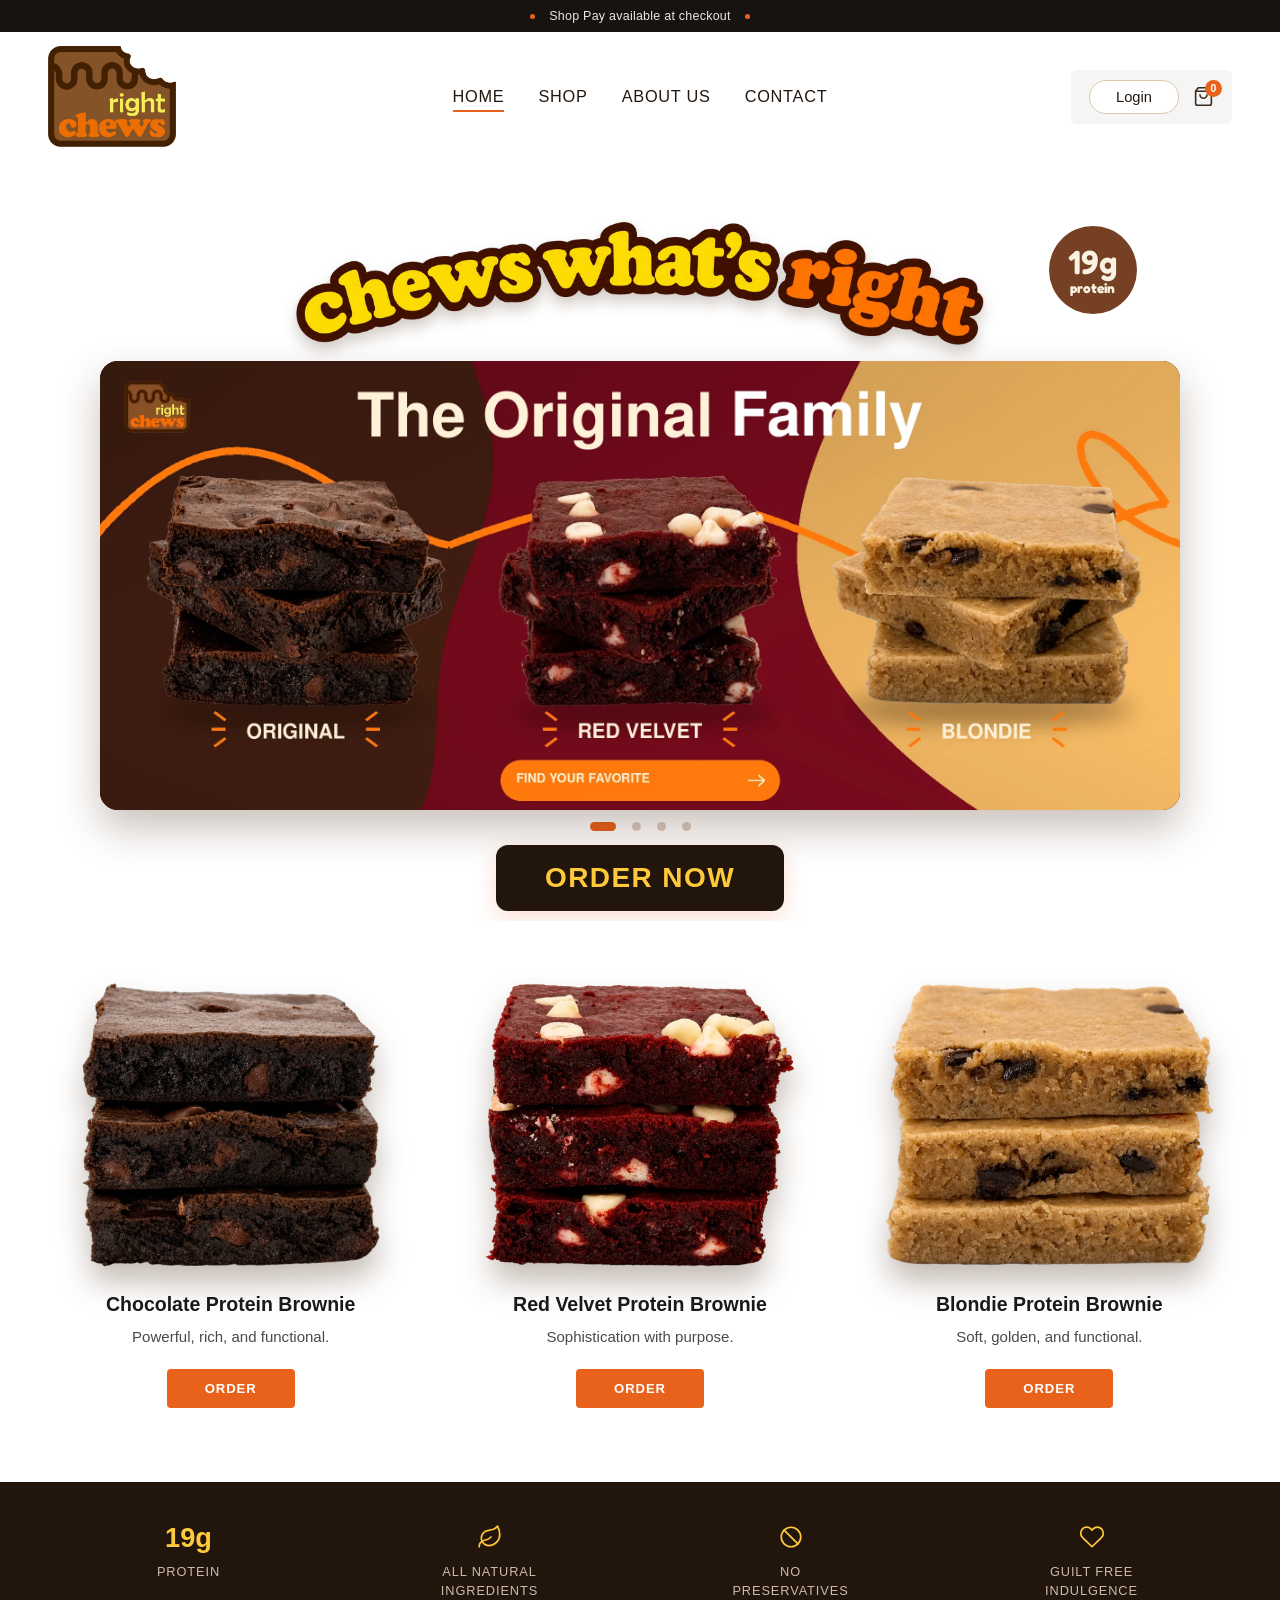
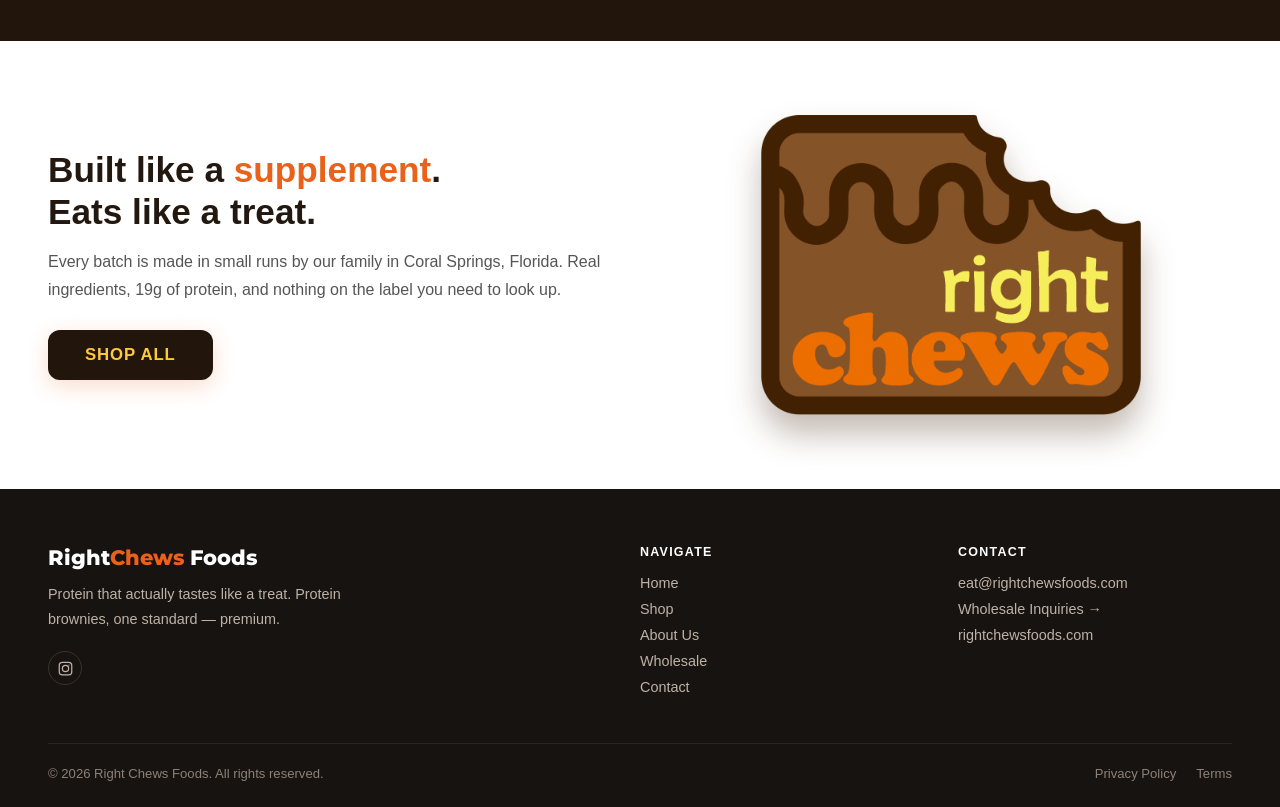
<file: index.html>
<!DOCTYPE html>
<html lang="en">
<head>
  <meta charset="UTF-8" />
  <meta name="viewport" content="width=device-width, initial-scale=1.0" />
  <title>Right Chews | Premium Protein Snacks — Protein Brownies &amp; More</title>
  <link rel="icon" type="image/png" href="images/favicon.png" />
  <link rel="apple-touch-icon" href="images/apple-touch-icon.png" />
  <meta name="description" content="Right Chews is your one-stop premium protein snack brand. 19g clean protein per serving, zero artificial. Retail &amp; wholesale." />
  <meta property="og:site_name" content="Right Chews Foods" />
  <meta property="og:type" content="website" />
  <meta property="og:url" content="https://rightchewsfoods.com/" />
  <meta property="og:title" content="Right Chews | Premium Protein Snacks — Protein Brownies &amp; More" />
  <meta property="og:description" content="Right Chews is your one-stop premium protein snack brand. 19g clean protein per serving, zero artificial. Retail &amp; wholesale." />
  <meta property="og:image" content="https://rightchewsfoods.com/images/share-logo.jpg" />
  <meta property="og:image:width" content="1200" />
  <meta property="og:image:height" content="630" />
  <meta property="og:image:alt" content="Right Chews logo" />
  <meta name="twitter:card" content="summary_large_image" />
  <meta name="twitter:image" content="https://rightchewsfoods.com/images/share-logo.jpg" />
  <meta name="robots" content="index, follow" />
  <meta name="theme-color" content="#2C1A0E" />
  <link rel="preload" as="image" href="images/banners/banner-family.webp" />
  <link rel="preconnect" href="https://fonts.googleapis.com" />
  <link rel="preconnect" href="https://fonts.gstatic.com" crossorigin />
  <link href="https://fonts.googleapis.com/css2?family=Fredoka:wght@500;600;700&family=Montserrat:wght@700;800&display=swap" rel="stylesheet" />
  <style>
    :root {
      --orange: #E8621B;
      --orange-lt: #F07A38;
      --gold: #FFC93C;
      --ink: #1A1A1A;
      --cocoa: #2C1A0E;
      --muted: #555;
      --line: #ECECEC;
      /* Sampled from the printed sticker on the box */
      --sticker: #754024;
      --sticker-ink: #FAF2E0;
    }

    * { margin: 0; padding: 0; box-sizing: border-box; }
    html { scroll-behavior: smooth; }
    body {
      background: #FFFFFF;
      font-family: 'Helvetica Neue', Helvetica, Arial, sans-serif;
      color: var(--ink);
      -webkit-font-smoothing: antialiased;
    }
    a { text-decoration: none; color: inherit; }
    img { display: block; max-width: 100%; }

    /* Arrow cursor. Native, so there is no lag and clicks land true.
       Phones have no cursor, so this costs mobile nothing. */
    body { cursor: url('images/cursor-arrow.png') 2 2, auto; }
    a, button, summary, select, label,
    input[type="submit"], input[type="button"] {
      cursor: url('images/cursor-arrow.png') 2 2, pointer;
    }
    input[type="text"], input[type="email"], input:not([type]), textarea { cursor: text; }
    .container { width: 100%; max-width: 1240px; margin: 0 auto; padding: 0 28px; }

    /* ── Shipping bar ── */
    .shipping-bar {
      background: #171310; color: #EDE7E1;
      font-size: .78rem; letter-spacing: .02em;
      text-align: center; padding: 9px 16px;
      display: flex; align-items: center; justify-content: center; gap: 14px;
    }
    .shipping-bar__dot { width: 5px; height: 5px; border-radius: 50%; background: var(--orange); flex: none; }

    /* ── Nav ── */
    .nav {
      background: #FFF;
      position: sticky; top: 0; z-index: 60;
      border-bottom: 1px solid transparent;
      transition: border-color 200ms ease, box-shadow 200ms ease;
    }
    .nav.is-stuck { border-bottom-color: var(--line); box-shadow: 0 2px 18px rgba(0,0,0,.05); }
    .nav__inner {
      display: grid; grid-template-columns: 1fr auto 1fr;
      align-items: center; gap: 24px; padding: 14px 0;
    }
    .nav__logo img { width: 128px; height: auto; }
    .nav__links { display: flex; align-items: center; gap: 34px; justify-self: center; }
    .nav__link {
      font-family: 'Helvetica Neue', Helvetica, Arial, sans-serif;
      font-size: 1.02rem; font-weight: 500; letter-spacing: .045em;
      text-transform: uppercase; color: #23180F;
      position: relative; padding: 4px 0;
    }
    .nav__link::after {
      content: ''; position: absolute; left: 0; bottom: -2px;
      width: 100%; height: 2px; background: var(--orange);
      transform: scaleX(0); transform-origin: left;
      transition: transform 220ms ease;
    }
    .nav__link:hover::after, .nav__link.active::after { transform: scaleX(1); }
    .nav__actions {
      justify-self: end;
      display: flex; align-items: center; gap: 14px;
      background: #F5F5F5; border-radius: 6px; padding: 10px 18px;
    }
    .nav__login {
      font-family: 'Helvetica Neue', Helvetica, Arial, sans-serif; font-size: .92rem; font-weight: 500;
      color: #23180F; border: 1px solid #E2C7A8; border-radius: 999px;
      padding: 8px 26px; background: #FFF;
      transition: border-color 180ms ease, color 180ms ease;
    }
    .nav__link--mobile { display: none; }
    .nav__login:hover { border-color: var(--orange); color: var(--orange); }
    .nav__cart { position: relative; color: #3A2A1C; display: flex; }
    .nav__cart-badge {
      position: absolute; top: -6px; right: -8px;
      min-width: 17px; height: 17px; padding: 0 4px;
      background: var(--orange); color: #FFF;
      font-family: 'Helvetica Neue', Helvetica, Arial, sans-serif; font-size: .65rem; font-weight: 700;
      border-radius: 999px; display: flex; align-items: center; justify-content: center;
    }
    .nav__toggle { display: none; background: none; border: 0; cursor: pointer; padding: 6px; color: #23180F; }

    /* ── Hero ── */
    .hero { position: relative; padding: 58px 28px 10px; overflow: hidden; }
    .hero__stage { position: relative; max-width: 1080px; margin: 0 auto; }
    .hero__img {
      width: 78%; max-width: 900px; height: auto; margin: 0 auto;
      filter: drop-shadow(0 22px 18px rgba(60, 30, 8, .30));
    }

    /* Slogan artwork sitting above the brownies */
    .hero__slogan {
      position: relative; z-index: 2;
      margin: 0 0 14px; font-size: 0; text-align: center;
    }
    /* Arched artwork is a squatter crop (5.5:1 vs the flat 7:1), so it runs
       narrower than the flat version did or it towers over the brownies. */
    .hero__slogan img {
      width: 64%; max-width: 720px; height: auto; margin: 0 auto;
      filter: drop-shadow(0 8px 7px rgba(60, 30, 8, .22));
    }

    .hero__badge {
      position: absolute; right: 4%; top: 6px; z-index: 3;
      /* A round sticker, matching the one printed on the box. aspect-ratio
         keeps it a true circle at every width instead of an oval. */
      display: flex; flex-direction: column;
      align-items: center; justify-content: center;
      /* Fixed, not fluid: it is sized against the Login pill beside it, which
         is itself a fixed 90px, so the two keep their relationship. Diameter
         and both type sizes are measured off the printed sticker. */
      width: 88px; aspect-ratio: 1;
      border-radius: 50%;
      background: var(--sticker); color: var(--sticker-ink);
      text-align: center; line-height: 1;
      font-family: 'Fredoka', 'Montserrat', sans-serif; font-weight: 600;
      pointer-events: none;
    }
    .hero__badge-num {
      display: block; font-size: 2.1rem;
      letter-spacing: -.01em;
    }
    /* The small word needs the heavier cut to hold its weight against the
       numeral above it, the way it reads on the packaging. */
    .hero__badge-word {
      display: block; margin-top: 3px; font-weight: 700;
      font-size: .85rem; letter-spacing: .005em;
    }
    .hero__cta-wrap { position: relative; z-index: 2; text-align: center; margin-top: 6px; }
    .btn-order {
      display: inline-block;
      font-family: 'Helvetica Neue', Helvetica, Arial, sans-serif;
      font-size: clamp(1.15rem, 2.2vw, 1.75rem);
      font-weight: 600; letter-spacing: .05em;
      color: var(--gold); background: #22150C;
      border-radius: 12px;
      padding: 17px 49px;
      box-shadow: 0 6px 22px rgba(232,98,27,.22);
      transition: transform 180ms ease, box-shadow 180ms ease, background 180ms ease;
    }
    .btn-order:hover {
      transform: translateY(-2px);
      background: #2E1C10;
      box-shadow: 0 10px 28px rgba(232,98,27,.32);
    }

    /* ── Section headings ── */
    .sec { padding: 74px 0; }
    .sec--tight { padding: 54px 0 74px; }
    .sec__head { text-align: center; margin-bottom: 46px; }
    .sec__title {
      font-family: 'Helvetica Neue', Helvetica, Arial, sans-serif;
      font-size: clamp(1.6rem, 3vw, 2.3rem); font-weight: 800;
      letter-spacing: -.01em; color: #23180F;
    }
    .sec__title em { font-style: normal; color: var(--orange); }
    .sec__sub {
      margin-top: 12px; font-size: 1rem; color: var(--muted);
      max-width: 540px; margin-left: auto; margin-right: auto; line-height: 1.65;
    }

    /* ── Product grid ── */
    .products { display: grid; grid-template-columns: repeat(3, 1fr); gap: 44px; }
    .product { text-align: center; }
    .product__media {
      display: flex; align-items: flex-end; justify-content: center;
      height: 300px; margin-bottom: 18px;
    }
    .product__media img {
      max-height: 100%; width: auto;
      filter: drop-shadow(0 18px 15px rgba(60, 30, 8, .30));
      transition: transform 320ms cubic-bezier(.2,.7,.3,1), filter 320ms ease;
    }
    .product:hover .product__media img { filter: drop-shadow(0 26px 20px rgba(60, 30, 8, .34)); }
    .product:hover .product__media img { transform: translateY(-8px) scale(1.03); }
    .product__name {
      font-family: 'Helvetica Neue', Helvetica, Arial, sans-serif;
      font-size: 1.22rem; font-weight: 600; color: #1A1A1A; margin-bottom: 9px;
    }
    .product__desc { font-size: .94rem; line-height: 1.6; color: #4A4A4A; margin-bottom: 20px; }
    .product__btn {
      display: inline-block; font-family: 'Helvetica Neue', Helvetica, Arial, sans-serif;
      font-size: .82rem; font-weight: 600; letter-spacing: .07em; text-transform: uppercase;
      color: #FFF; background: var(--orange);
      padding: 12px 38px; border-radius: 4px;
      transition: background 180ms ease, transform 180ms ease;
    }
    .product__btn:hover { background: var(--orange-lt); transform: translateY(-2px); }

    /* ── Value strip ── */
    .values { background: #22150C; padding: 40px 0; }
    .values__grid { display: grid; grid-template-columns: repeat(4, 1fr); gap: 20px; }
    .value { text-align: center; color: #F3EBE3; }
    .value__big {
      font-family: 'Helvetica Neue', Helvetica, Arial, sans-serif; font-size: 1.7rem; font-weight: 800;
      color: var(--gold); line-height: 1;
      height: 30px; display: flex; align-items: center; justify-content: center;
    }
    .value__icon { color: var(--gold); display: flex; justify-content: center; height: 30px; align-items: center; }
    .value__label {
      margin-top: 10px; font-family: 'Helvetica Neue', Helvetica, Arial, sans-serif;
      font-size: .8rem; font-weight: 500; letter-spacing: .07em; text-transform: uppercase;
      color: #CBBBAC; line-height: 1.5;
    }

    /* ── Split band ── */
    .band { display: grid; grid-template-columns: 1fr 1fr; align-items: center; gap: 60px; }
    .band__copy h2 {
      font-family: 'Helvetica Neue', Helvetica, Arial, sans-serif;
      font-size: clamp(1.5rem, 2.8vw, 2.2rem); font-weight: 800;
      color: #23180F; line-height: 1.18; margin-bottom: 16px;
    }
    .band__copy h2 em { font-style: normal; color: var(--orange); }
    .band__copy p { color: var(--muted); line-height: 1.75; margin-bottom: 26px; font-size: 1rem; }
    .band__media { display: flex; justify-content: center; }
    .band__media img { max-width: min(380px, 100%); filter: drop-shadow(0 20px 16px rgba(60, 30, 8, .30)); }

    /* ── Footer ── */
    .rc-footer { background: #171310; color: #BEB2A6; padding: 56px 0 26px; font-size: .9rem; }
    .rc-footer__grid { display: grid; grid-template-columns: 2fr 1fr 1fr; gap: 44px; margin-bottom: 38px; }
    .rc-footer__brand-name {
      font-family: 'Montserrat', sans-serif; font-size: 1.3rem; font-weight: 800; color: #FFF; margin-bottom: 12px;
    }
    .rc-footer__brand-name span { color: var(--orange); }
    .rc-footer__tagline { line-height: 1.7; max-width: 340px; margin-bottom: 20px; }
    .rc-footer__social-btn {
      display: inline-flex; align-items: center; justify-content: center;
      width: 34px; height: 34px; border: 1px solid #3A322B; border-radius: 50%;
      color: #BEB2A6; transition: border-color 180ms ease, color 180ms ease;
    }
    .rc-footer__social-btn:hover { border-color: var(--orange); color: var(--orange); }
    .rc-footer__col-title {
      font-family: 'Helvetica Neue', Helvetica, Arial, sans-serif; font-size: .78rem; font-weight: 700;
      letter-spacing: .1em; text-transform: uppercase; color: #FFF; margin-bottom: 16px;
    }
    .rc-footer__links { list-style: none; }
    .rc-footer__links li { margin-bottom: 10px; }
    .rc-footer__links a:hover { color: var(--orange); }
    .rc-footer__bottom {
      border-top: 1px solid #2A241E; padding-top: 22px;
      display: flex; justify-content: space-between; gap: 20px; flex-wrap: wrap;
      font-size: .82rem; color: #8B8177;
    }
    .rc-footer__bottom a:hover { color: var(--orange); }

    /* ── Reveal ── */
    .animate-in { opacity: 0; transform: translateY(18px); transition: opacity 600ms ease, transform 600ms ease; }
    .animate-in.in { opacity: 1; transform: none; }
    @media (prefers-reduced-motion: reduce) {
      .animate-in { opacity: 1; transform: none; transition: none; }
      html { scroll-behavior: auto; }
    }

    /* ── Responsive ── */
    @media (max-width: 1000px) {
      .nav__inner { grid-template-columns: auto 1fr auto; }
      .nav__toggle { display: block; justify-self: end; }
      /* Phones keep the cart beside the menu button; Login moves into the menu. */
      .nav__actions { background: none; padding: 0; margin-right: 6px; }
      .nav__actions .nav__login, .nav__actions .nav__acct-btn { display: none; }
      .nav__cart, .nav__cart-btn { padding: 8px; }
      .nav__cart-badge { top: 0; right: 0; }
      .nav__links {
        display: none; position: absolute; left: 0; right: 0; top: 100%;
        background: #FFF; border-bottom: 1px solid var(--line);
        flex-direction: column; gap: 0; padding: 8px 0 16px;
        box-shadow: 0 12px 24px rgba(0,0,0,.06);
      }
      .nav__links.open { display: flex; }
      .nav__link { padding: 13px 28px; width: 100%; text-align: center; }
      .nav__link::after { display: none; }
      .nav__link--mobile { display: block; }
      .band { grid-template-columns: 1fr; gap: 34px; }
      .band__media { order: -1; }
    }
    @media (max-width: 760px) {
      .container { padding: 0 20px; }
      .band__media img { max-width: 200px; }
      /* The slogan runs nearly edge to edge here, so the sticker drops out of
         its way and sits beside the brownies, where the packaging wears it. */
      .hero__badge { width: 66px; top: 34%; right: 0; }
      .hero__badge-num { font-size: 1.58rem; }
      .hero__badge-word { font-size: .64rem; margin-top: 2px; }
      .products { grid-template-columns: 1fr; gap: 52px; max-width: 380px; margin: 0 auto; }
      .product__media { height: 240px; }
      .hero__tagline { top: 68%; font-size: clamp(1.05rem, 5.4vw, 1.9rem); }
      .values__grid { grid-template-columns: repeat(2, 1fr); gap: 28px; }
      .rc-footer__grid { grid-template-columns: 1fr; gap: 32px; }
      .sec { padding: 56px 0; }
    }
    @media (max-width: 420px) {
      .hero__tagline { top: 70%; }
      .btn-order { padding: 15px 33px; }
    }

    /* ── Banner carousel ── */
    .banners { position: relative; width: 100%; margin: 0 auto; }
    .banners__track {
      position: relative; aspect-ratio: 1944 / 809; border-radius: 18px; overflow: hidden;
      box-shadow: 0 18px 40px rgba(60, 30, 8, .28); background: #22150C;
    }
    .banners__slide {
      position: absolute; inset: 0; opacity: 0; visibility: hidden;
      transition: opacity 700ms ease, visibility 0s linear 700ms;
    }
    .banners__slide.is-active { opacity: 1; visibility: visible; transition: opacity 700ms ease; }
    .banners__slide img { display: block; width: 100%; height: 100%; object-fit: cover; }
    .banners__arrow {
      position: absolute; top: calc(50% - 15px); transform: translateY(-50%); z-index: 2;
      width: 46px; height: 46px; border-radius: 50%; border: 0; cursor: pointer;
      display: flex; align-items: center; justify-content: center;
      background: rgba(34, 21, 14, .55); color: #FFF;
      opacity: 0; transition: opacity 200ms ease, background 160ms ease;
    }
    .banners:hover .banners__arrow, .banners__arrow:focus-visible { opacity: 1; }
    .banners__arrow:hover { background: var(--orange); }
    .banners__arrow--prev { left: 14px; }
    .banners__arrow--next { right: 14px; }
    /* Dots sit under the banner so they never cover its printed buttons. */
    .banners__dots { display: flex; justify-content: center; gap: 0; margin-top: 4px; }
    /* The transparent border pads each dot out to a thumb-sized tap target
       while the painted dot stays small. */
    .banners__dots button {
      box-sizing: content-box; width: 9px; height: 9px; padding: 0; cursor: pointer;
      border: 8px solid transparent; border-radius: 999px; background-clip: content-box;
      background-color: #D9CBBE; transition: width 250ms ease, background-color 250ms ease;
    }
    .banners__dots button[aria-current="true"] { width: 26px; background-color: var(--orange); }
    /* Touch screens never hover, so keep the arrows visible there. */
    @media (hover: none) { .banners__arrow { opacity: 1; } }
    /* Phones: the banner art carries small print, so give it the full width
       and lift the 19g sticker up beside the slogan instead of over the art. */
    @media (max-width: 760px) {
      .hero { padding: 34px 10px 6px; }
      .hero .hero__slogan img { width: 66%; }
      .hero .hero__badge { width: 54px; top: -10px; right: 2px; }
      .hero .hero__badge-num { font-size: 1.28rem; }
      .hero .hero__badge-word { font-size: .54rem; margin-top: 1px; }
      .banners__track { border-radius: 12px; box-shadow: 0 10px 24px rgba(60, 30, 8, .24); }
      .banners__arrow { width: 32px; height: 32px; background: rgba(34, 21, 14, .45); }
      .banners__arrow svg { width: 18px; height: 18px; }
      .banners__arrow--prev { left: 6px; }
      .banners__arrow--next { right: 6px; }
    }
    @media (prefers-reduced-motion: reduce) { .banners__slide { transition: none; } }
  </style>
  <script src="js/source.js?v=20261120"></script>
</head>
<body>

  <!-- Shipping bar -->
  <div class="shipping-bar">
    <span class="shipping-bar__dot"></span>
    Shop Pay available at checkout
    <span class="shipping-bar__dot"></span>
  </div>

  <!-- Nav -->
  <nav class="nav" id="nav">
    <div class="container">
      <div class="nav__inner">
        <a href="index.html" class="nav__logo" aria-label="Right Chews Foods home">
          <img src="images/rc-logo.png" alt="Right Chews Foods" />
        </a>

        <div class="nav__links" id="navLinks">
          <a href="index.html" class="nav__link active">Home</a>
          <a href="shop.html" class="nav__link">Shop</a>
          <a href="about.html" class="nav__link">About Us</a>
          <a href="contact.html" class="nav__link">Contact</a>
          <a href="https://shopify.com/99813130607/account" class="nav__link nav__link--mobile">Login</a>
        </div>

        <div class="nav__actions">
          <a href="https://shopify.com/99813130607/account" class="nav__login">Login</a>
          <a href="shop.html" class="nav__cart" aria-label="View cart">
            <svg width="21" height="21" viewBox="0 0 24 24" fill="none" stroke="currentColor" stroke-width="1.8" stroke-linecap="round" stroke-linejoin="round"><path d="M6 2L3 6v14a2 2 0 002 2h14a2 2 0 002-2V6l-3-4z"/><line x1="3" y1="6" x2="21" y2="6"/><path d="M16 10a4 4 0 01-8 0"/></svg>
            <span class="nav__cart-badge" id="cartBadge">0</span>
          </a>
        </div>

        <button class="nav__toggle" id="navToggle" aria-label="Menu" aria-expanded="false">
          <svg width="26" height="26" viewBox="0 0 24 24" fill="none" stroke="currentColor" stroke-width="2" stroke-linecap="round"><line x1="3" y1="7" x2="21" y2="7"/><line x1="3" y1="12" x2="21" y2="12"/><line x1="3" y1="17" x2="21" y2="17"/></svg>
        </button>
      </div>
    </div>
  </nav>

  <!-- Hero -->
  <section class="hero">
    <div class="hero__stage">
      <p class="hero__badge"><span class="hero__badge-num">19g</span><span class="hero__badge-word">protein</span></p>

      <h1 class="hero__slogan">
        <img src="images/3.0/slogan-chews-whats-right-arch.webp" alt="Chews what's right" width="2054" height="376" />
      </h1>

      <div class="banners" id="banners" aria-roledescription="carousel" aria-label="Featured">
        <div class="banners__track">
          <a class="banners__slide is-active" href="shop.html"><img src="images/banners/banner-family.webp" alt="The Original Family: Original, Red Velvet and Blondie protein brownies" width="2400" height="1000" /></a>
          <a class="banners__slide" href="shop.html" tabindex="-1"><img src="images/banners/banner-blondie.webp" alt="Hello, Blondie. Your golden-hour kind of chew." width="2400" height="1000" loading="lazy" /></a>
          <a class="banners__slide" href="shop.html" tabindex="-1"><img src="images/banners/banner-red-velvet.webp" alt="Red Velvet. A little red. A lot to love." width="2400" height="1000" loading="lazy" /></a>
          <a class="banners__slide" href="shop.html" tabindex="-1"><img src="images/banners/banner-original.webp" alt="The Original. Chocolate takes center stage." width="2400" height="1000" loading="lazy" /></a>
        </div>
        <button class="banners__arrow banners__arrow--prev" type="button" aria-label="Previous banner">
          <svg width="22" height="22" viewBox="0 0 24 24" fill="none" stroke="currentColor" stroke-width="2.4" stroke-linecap="round" stroke-linejoin="round"><polyline points="15 18 9 12 15 6"/></svg>
        </button>
        <button class="banners__arrow banners__arrow--next" type="button" aria-label="Next banner">
          <svg width="22" height="22" viewBox="0 0 24 24" fill="none" stroke="currentColor" stroke-width="2.4" stroke-linecap="round" stroke-linejoin="round"><polyline points="9 18 15 12 9 6"/></svg>
        </button>
        <div class="banners__dots" role="group" aria-label="Choose banner">
          <button type="button" aria-label="Banner 1" aria-current="true"></button>
          <button type="button" aria-label="Banner 2"></button>
          <button type="button" aria-label="Banner 3"></button>
          <button type="button" aria-label="Banner 4"></button>
        </div>
      </div>

      <div class="hero__cta-wrap">
        <a href="shop.html" class="btn-order">ORDER NOW</a>
      </div>
    </div>
  </section>

  <!-- Brownies -->
  <section class="sec sec--tight">
    <div class="container">
      <div class="products">
        <div class="product animate-in">
          <div class="product__media">
            <img src="images/3.0/chocolate-brownie-single.webp" alt="Chocolate Protein Brownie" />
          </div>
          <h3 class="product__name">Chocolate Protein Brownie</h3>
          <p class="product__desc">Powerful, rich, and functional.</p>
          <a href="shop.html" class="product__btn">Order</a>
        </div>

        <div class="product animate-in" style="transition-delay:110ms;">
          <div class="product__media">
            <img src="images/3.0/red-velvet-brownie-single.webp" alt="Red Velvet Protein Brownie" />
          </div>
          <h3 class="product__name">Red Velvet Protein Brownie</h3>
          <p class="product__desc">Sophistication with purpose.</p>
          <a href="shop.html" class="product__btn">Order</a>
        </div>

        <div class="product animate-in" style="transition-delay:220ms;">
          <div class="product__media">
            <img src="images/3.0/blondie-brownie-single.webp" alt="Blondie Protein Brownie" />
          </div>
          <h3 class="product__name">Blondie Protein Brownie</h3>
          <p class="product__desc">Soft, golden, and functional.</p>
          <a href="shop.html" class="product__btn">Order</a>
        </div>
      </div>
    </div>
  </section>

  <!-- Value strip -->
  <section class="values">
    <div class="container">
      <div class="values__grid">
        <div class="value">
          <div class="value__big">19g</div>
          <div class="value__label">Protein</div>
        </div>
        <div class="value">
          <div class="value__icon">
            <svg width="26" height="26" viewBox="0 0 24 24" fill="none" stroke="currentColor" stroke-width="1.6" stroke-linecap="round" stroke-linejoin="round"><path d="M11 20A7 7 0 019.8 6.1C15.5 5 17 4.48 19 2c1 2 2 4.18 2 8 0 5.5-4.78 10-10 10z"/><path d="M2 21c0-3 1.85-5.36 5.08-6C9.5 14.52 12 13 13 12"/></svg>
          </div>
          <div class="value__label">All Natural<br />Ingredients</div>
        </div>
        <div class="value">
          <div class="value__icon">
            <svg width="26" height="26" viewBox="0 0 24 24" fill="none" stroke="currentColor" stroke-width="1.6" stroke-linecap="round" stroke-linejoin="round"><circle cx="12" cy="12" r="9"/><line x1="5.6" y1="5.6" x2="18.4" y2="18.4"/></svg>
          </div>
          <div class="value__label">No<br />Preservatives</div>
        </div>
        <div class="value">
          <div class="value__icon">
            <svg width="26" height="26" viewBox="0 0 24 24" fill="none" stroke="currentColor" stroke-width="1.6" stroke-linecap="round" stroke-linejoin="round"><path d="M20.8 4.6a5.5 5.5 0 00-7.8 0L12 5.7l-1-1.1a5.5 5.5 0 10-7.8 7.8l1.1 1L12 21l7.7-7.6 1.1-1a5.5 5.5 0 000-7.8z"/></svg>
          </div>
          <div class="value__label">Guilt Free<br />Indulgence</div>
        </div>
      </div>
    </div>
  </section>

  <!-- Split band -->
  <section class="sec">
    <div class="container">
      <div class="band">
        <div class="band__copy animate-in">
          <h2>Built like a <em>supplement</em>.<br />Eats like a treat.</h2>
          <p>Every batch is made in small runs by our family in Coral Springs, Florida. Real ingredients, 19g of protein, and nothing on the label you need to look up.</p>
          <a href="shop.html" class="btn-order" style="font-size:1.05rem;padding:15px 37px;">SHOP ALL</a>
        </div>
        <div class="band__media animate-in" style="transition-delay:120ms;">
          <img src="images/rc-logo.png" alt="Right Chews logo" />
        </div>
      </div>
    </div>
  </section>

  <!-- Footer -->
  <footer class="rc-footer">
    <div class="container">
      <div class="rc-footer__grid">
        <div>
          <div class="rc-footer__brand-name">Right<span>Chews</span> Foods</div>
          <p class="rc-footer__tagline">Protein that actually tastes like a treat. Protein brownies, one standard — premium.</p>
          <div class="rc-footer__social">
            <a href="https://www.instagram.com/rightchews/" target="_blank" rel="noopener" class="rc-footer__social-btn" aria-label="Instagram">
              <svg width="15" height="15" viewBox="0 0 24 24" fill="none" stroke="currentColor" stroke-width="2" stroke-linecap="round" stroke-linejoin="round"><rect x="2" y="2" width="20" height="20" rx="5"/><circle cx="12" cy="12" r="5"/><circle cx="17.5" cy="6.5" r="1" fill="currentColor" stroke="none"/></svg>
            </a>
          </div>
        </div>
        <div>
          <p class="rc-footer__col-title">Navigate</p>
          <ul class="rc-footer__links">
            <li><a href="index.html">Home</a></li>
            <li><a href="shop.html">Shop</a></li>
            <li><a href="about.html">About Us</a></li>
            <li><a href="wholesale.html">Wholesale</a></li>
            <li><a href="contact.html">Contact</a></li>
          </ul>
        </div>
        <div>
          <p class="rc-footer__col-title">Contact</p>
          <ul class="rc-footer__links">
            <li><a href="mailto:eat@rightchewsfoods.com">eat@rightchewsfoods.com</a></li>
            <li><a href="wholesale.html">Wholesale Inquiries →</a></li>
            <li><a href="https://www.rightchewsfoods.com" target="_blank" rel="noopener">rightchewsfoods.com</a></li>
          </ul>
        </div>
      </div>
      <div class="rc-footer__bottom">
        <span>© 2026 Right Chews Foods. All rights reserved.</span>
        <div style="display:flex;gap:20px;">
          <a href="privacy.html">Privacy Policy</a>
          <a href="terms.html">Terms</a>
        </div>
      </div>
    </div>
  </footer>

  <script src="js/welcome-rain.js?v=20261007a"></script>
  <script>
    // Sticky nav shadow
    var nav = document.getElementById('nav');
    function onScroll() { nav.classList.toggle('is-stuck', window.scrollY > 4); }
    window.addEventListener('scroll', onScroll, { passive: true });
    onScroll();

    // Mobile menu
    var toggle = document.getElementById('navToggle');
    var links = document.getElementById('navLinks');
    if (toggle && links) {
      toggle.addEventListener('click', function () {
        var open = links.classList.toggle('open');
        toggle.setAttribute('aria-expanded', open ? 'true' : 'false');
      });
    }

    // Cart badge from existing localStorage cart
    try {
      var raw = JSON.parse(localStorage.getItem('rc_cart') || '[]');
      // cart.js stores {items: []}; older carts were a flat array
      var cart = Array.isArray(raw) ? raw : (raw.items || []);
      var count = cart.reduce(function (n, i) { return n + (i.qty || i.quantity || 1); }, 0);
      var badge = document.getElementById('cartBadge');
      if (badge) badge.textContent = count;
    } catch (e) {}

    // Scroll reveal
    var els = document.querySelectorAll('.animate-in');
    if ('IntersectionObserver' in window) {
      var io = new IntersectionObserver(function (entries) {
        entries.forEach(function (en) {
          if (en.isIntersecting) { en.target.classList.add('in'); io.unobserve(en.target); }
        });
      }, { threshold: 0.12, rootMargin: '0px 0px -40px 0px' });
      els.forEach(function (el) { io.observe(el); });
    } else {
      els.forEach(function (el) { el.classList.add('in'); });
    }
  </script>

  <script>
  /* Banner carousel: arrows, dots, swipe, and auto-rotate when left alone. */
  (function () {
    var root = document.getElementById('banners');
    var slides = root.querySelectorAll('.banners__slide');
    var dots = root.querySelectorAll('.banners__dots button');
    var ROTATE_MS = 6000;
    var index = 0, timer = null;

    function show(n) {
      index = (n + slides.length) % slides.length;
      slides.forEach(function (s, i) {
        s.classList.toggle('is-active', i === index);
        s.tabIndex = i === index ? 0 : -1;
      });
      dots.forEach(function (d, i) { d.setAttribute('aria-current', String(i === index)); });
    }
    function play() { stop(); timer = setInterval(function () { show(index + 1); }, ROTATE_MS); }
    function stop() { clearInterval(timer); }
    // Any manual move restarts the countdown so the next slide doesn't jump in right away.
    function go(n) { show(n); play(); }

    root.querySelector('.banners__arrow--prev').addEventListener('click', function () { go(index - 1); });
    root.querySelector('.banners__arrow--next').addEventListener('click', function () { go(index + 1); });
    dots.forEach(function (d, i) { d.addEventListener('click', function () { go(i); }); });

    root.addEventListener('mouseenter', stop);
    root.addEventListener('mouseleave', play);
    root.addEventListener('focusin', stop);
    root.addEventListener('focusout', play);
    root.addEventListener('keydown', function (e) {
      if (e.key === 'ArrowLeft') go(index - 1);
      if (e.key === 'ArrowRight') go(index + 1);
    });

    var startX = null;
    root.addEventListener('touchstart', function (e) { startX = e.touches[0].clientX; stop(); }, { passive: true });
    root.addEventListener('touchend', function (e) {
      if (startX === null) return;
      var dx = e.changedTouches[0].clientX - startX;
      startX = null;
      if (Math.abs(dx) > 40) go(dx < 0 ? index + 1 : index - 1); else play();
    });

    document.addEventListener('visibilitychange', function () { document.hidden ? stop() : play(); });
    play();
  })();
  </script>
</body>
</html>
</file>
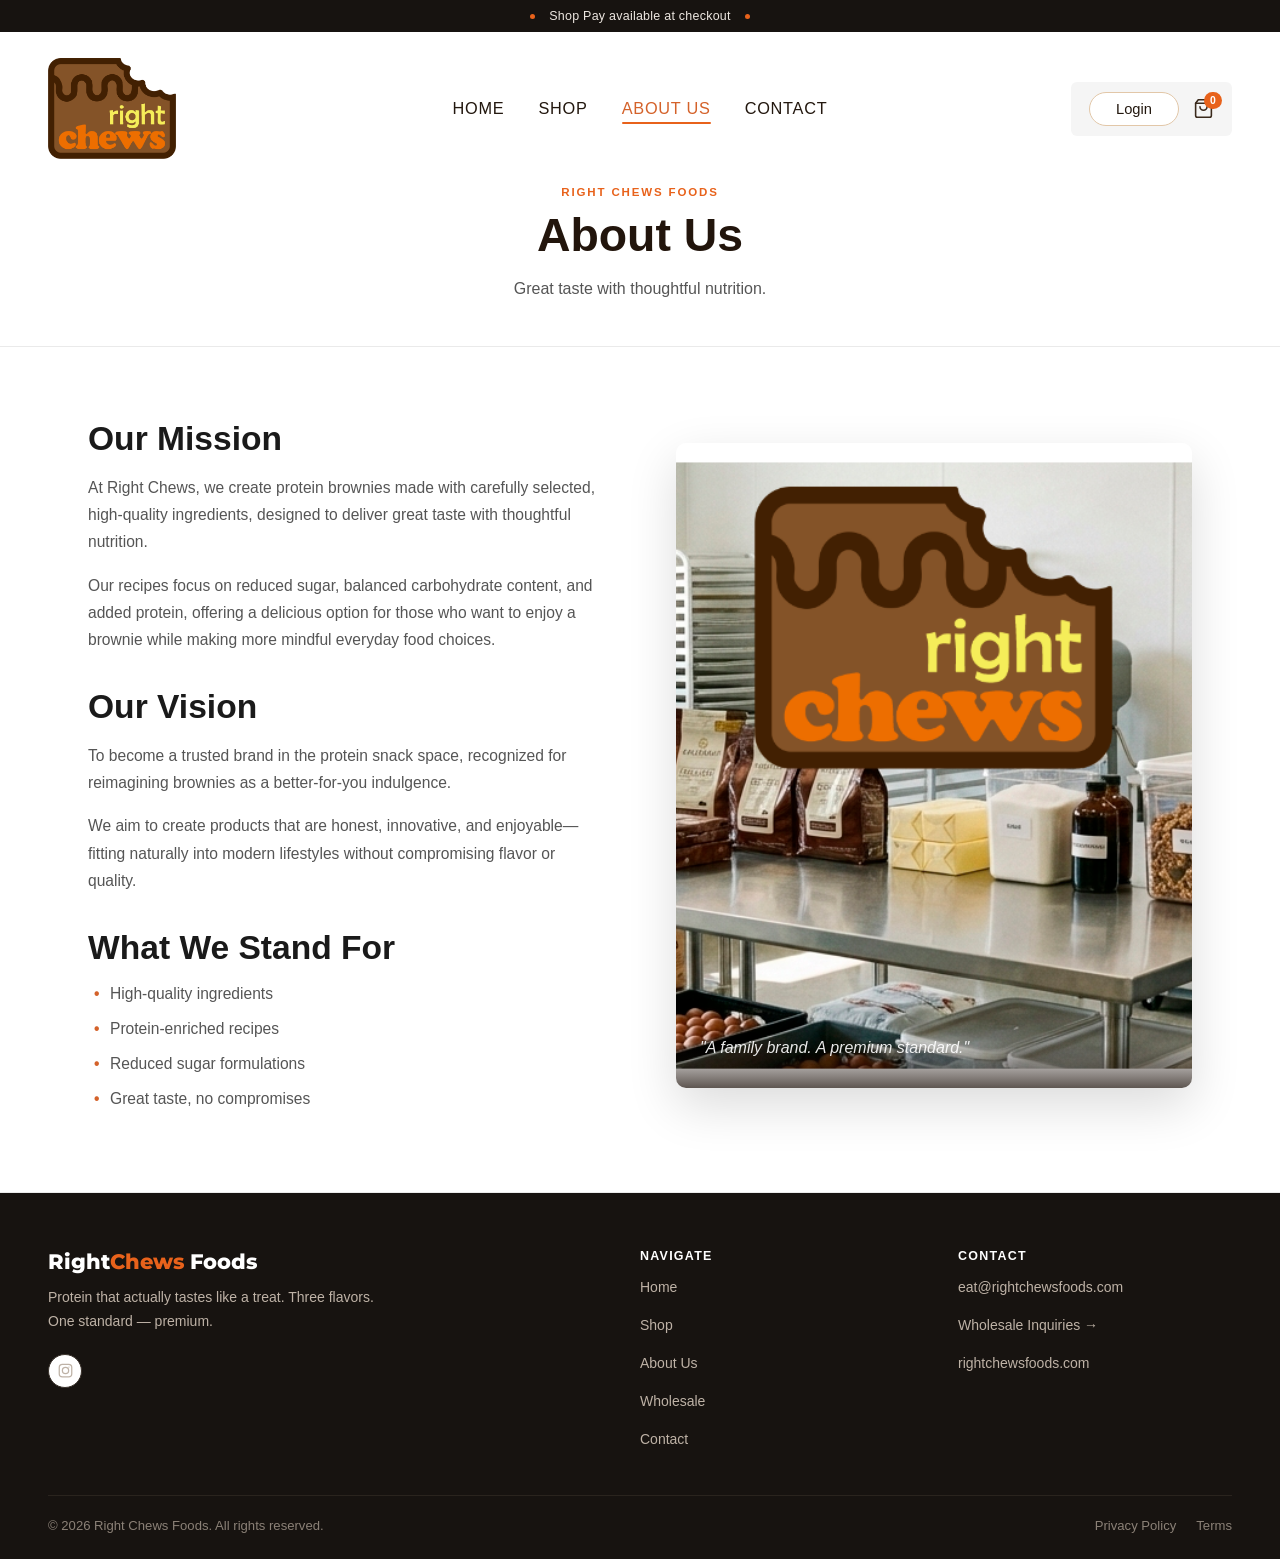
<file: about.html>
<!DOCTYPE html>
<html lang="en">
<head>
  <meta charset="UTF-8" />
  <meta name="viewport" content="width=device-width, initial-scale=1.0" />
  <title>About Right Chews Foods | Family-Owned Premium Protein Snack Brand</title>
  <link rel="icon" type="image/png" href="images/favicon.png" />
  <link rel="apple-touch-icon" href="images/apple-touch-icon.png" />
  <meta name="description" content="Right Chews Foods is a family-owned, family-operated premium protein snack brand based in Coral Springs, FL. Our goal: a reliable, premium product everyone can enjoy." />
  <meta name="robots" content="index, follow" />
  <meta name="author" content="Right Chews Foods" />
  <meta name="theme-color" content="#2C1A0E" />
  <meta name="keywords" content="protein snacks brand, high protein snacks brand, Right Chews Foods, protein brownie company, healthy snacks brand, gym snacks brand, fitness food brand, clean protein snacks, protein snack Coral Springs FL, protein snack founders, whey protein brownies" />
  <link rel="canonical" href="https://rightchewsfoods.com/about.html" />
  <meta property="og:site_name" content="Right Chews Foods" />
  <meta property="og:type" content="website" />
  <meta property="og:url" content="https://rightchewsfoods.com/about.html" />
  <meta property="og:title" content="About Right Chews | Family-Owned Protein Snack Brand — Coral Springs, FL" />
  <meta property="og:description" content="Born in Coral Springs, FL. Right Chews is a family-owned premium protein snack brand — real ingredients, clean nutrition, and a product everyone can enjoy." />
  <meta property="og:image" content="https://rightchewsfoods.com/images/share-logo.jpg" />
  <meta property="og:image:alt" content="Right Chews Protein Brownies — Family-Owned, Coral Springs FL" />
  <meta name="twitter:card" content="summary_large_image" />
  <meta name="twitter:title" content="About Right Chews | Family-Owned Protein Snack Brand" />
  <meta name="twitter:description" content="Born in Coral Springs, FL. Family-owned and operated. Premium protein snacks made to a standard everyone can count on." />
  <meta name="twitter:image" content="https://rightchewsfoods.com/images/share-logo.jpg" />
  <link rel="preconnect" href="https://fonts.googleapis.com" />
  <link rel="preconnect" href="https://fonts.gstatic.com" crossorigin />
  <link href="https://fonts.googleapis.com/css2?family=Montserrat:wght@600;700;800&display=swap" rel="stylesheet" />
  <link rel="stylesheet" href="css/style.css?v=20260707" />
  <link rel="stylesheet" href="css/site.css?v=20261007b" />
  <style>
    /* ── About section ──────────────────────────────────── */
    .about-section { padding: 72px 0 80px; }
    .about-grid {
      display: grid; grid-template-columns: 1fr 1fr; gap: 72px; align-items: center;
    }
    .about-content__title {
      font-family: 'Helvetica Neue', Helvetica, Arial, sans-serif;
      font-size: clamp(1.8rem,3.5vw,2.8rem); font-weight: 700;
      line-height: 1.15; color: var(--brown-800); margin-bottom: 20px;
    }
    .about-content p {
      font-size: .975rem; line-height: 1.75; color: var(--brown-600); margin-bottom: 16px;
    }
    .about-content p:last-of-type { margin-bottom: 28px; }
    .about-heading {
      font-family: 'Helvetica Neue', Helvetica, Arial, sans-serif;
      font-size: clamp(1.5rem, 3vw, 2.1rem); font-weight: 700;
      color: var(--brown-800); line-height: 1.2;
      margin: 34px 0 14px;
    }
    .about-content .about-heading:first-child { margin-top: 0; }
    .about-standfor { list-style: none; padding: 0; margin: 0; display: flex; flex-direction: column; gap: 10px; }
    .about-standfor li {
      font-size: .975rem; line-height: 1.6; color: var(--brown-600);
      padding-left: 22px; position: relative;
    }
    .about-standfor li::before {
      content: '\2022'; color: var(--orange); font-weight: 700;
      position: absolute; left: 6px;
    }
    .about-values { display: flex; flex-wrap: wrap; gap: 10px; margin-top: 8px; }
    .about-image {
      border-radius: var(--radius-lg); overflow: hidden;
      box-shadow: var(--shadow-lg); aspect-ratio: 4/5; position: relative;
    }
    .about-image img { width: 100%; height: 100%; object-fit: cover; }
    .about-image__overlay {
      position: absolute; bottom: 0; left: 0; right: 0;
      background: linear-gradient(to top, rgba(26,14,7,.7) 0%, transparent 55%);
      padding: 28px 24px;
    }
    .about-image__quote {
      font-family: 'Helvetica Neue', Helvetica, Arial, sans-serif;
      font-size: 1rem; font-style: italic; color: rgba(255,255,255,.9); line-height: 1.5;
    }

    @media (max-width: 900px) {
      .about-grid { grid-template-columns: 1fr; gap: 40px; }
      .about-image { max-width: 480px; margin-inline: auto; aspect-ratio: 3/2; }
    }
    @media (max-width: 600px) {
      .about-section { padding: 48px 0 56px; }
    }
  </style>
  <script type="application/ld+json">
  {
    "@context": "https://schema.org",
    "@type": "AboutPage",
    "name": "About Right Chews Foods",
    "url": "https://rightchewsfoods.com/about.html",
    "description": "The story behind Right Chews Foods — premium protein snacks born in Coral Springs, FL.",
    "mainEntity": {
      "@type": "Organization",
      "@id": "https://rightchewsfoods.com/#organization",
      "name": "Right Chews Foods",
      "foundingLocation": { "@type": "Place", "name": "Coral Springs, FL, USA" },
      "description": "Right Chews Foods is a family-owned premium protein snack brand based in Coral Springs, FL. Clean ingredients, reliable nutrition, and snacks everyone can enjoy — retail and wholesale."
    }
  }
  </script>
  <script src="js/source.js?v=20261120"></script>
</head>
<body>

  <!-- Shipping bar -->
  <div class="shipping-bar">
    <span class="shipping-bar__dot"></span>
    Shop Pay available at checkout
    <span class="shipping-bar__dot"></span>
  </div>

  <!-- Nav -->
  <nav class="nav" id="nav">
    <div class="container">
      <div class="nav__inner">
        <a href="index.html" class="nav__logo" aria-label="Right Chews Foods home">
          <img src="images/rc-logo.png" alt="Right Chews Foods" />
        </a>

        <div class="nav__links" id="navLinks">
          <a href="index.html" class="nav__link">Home</a>
          <a href="shop.html" class="nav__link">Shop</a>
          <a href="about.html" class="nav__link active">About Us</a>
          <a href="contact.html" class="nav__link">Contact</a>
          <a href="https://shopify.com/99813130607/account" class="nav__link nav__link--mobile">Login</a>
        </div>

        <div class="nav__actions">
          <a href="https://shopify.com/99813130607/account" class="nav__login">Login</a>
          <a href="shop.html" class="nav__cart" aria-label="View cart">
            <svg width="21" height="21" viewBox="0 0 24 24" fill="none" stroke="currentColor" stroke-width="1.8" stroke-linecap="round" stroke-linejoin="round"><path d="M6 2L3 6v14a2 2 0 002 2h14a2 2 0 002-2V6l-3-4z"/><line x1="3" y1="6" x2="21" y2="6"/><path d="M16 10a4 4 0 01-8 0"/></svg>
            <span class="nav__cart-badge" id="cartBadge">0</span>
          </a>
        </div>

        <button class="nav__toggle" id="navToggle" aria-label="Menu" aria-expanded="false">
          <svg width="26" height="26" viewBox="0 0 24 24" fill="none" stroke="currentColor" stroke-width="2" stroke-linecap="round"><line x1="3" y1="7" x2="21" y2="7"/><line x1="3" y1="12" x2="21" y2="12"/><line x1="3" y1="17" x2="21" y2="17"/></svg>
        </button>
      </div>
    </div>
  </nav>

  <!-- Page header -->
  <div class="page-header">
    <div class="page-header__label">Right Chews Foods</div>
    <h1 class="page-header__title">About Us</h1>
    <p class="page-header__sub">Great taste with thoughtful nutrition.</p>
  </div>

  <!-- About -->
  <section class="about-section">
    <div class="container">
      <div class="about-grid">

        <div class="about-content animate-in">
          <h2 class="about-heading">Our Mission</h2>
          <p>
            At Right Chews, we create protein brownies made with carefully selected, high-quality ingredients,
            designed to deliver great taste with thoughtful nutrition.
          </p>
          <p>
            Our recipes focus on reduced sugar, balanced carbohydrate content, and added protein, offering a
            delicious option for those who want to enjoy a brownie while making more mindful everyday food choices.
          </p>

          <h2 class="about-heading">Our Vision</h2>
          <p>
            To become a trusted brand in the protein snack space, recognized for reimagining brownies as a
            better-for-you indulgence.
          </p>
          <p>
            We aim to create products that are honest, innovative, and enjoyable&mdash;fitting naturally into
            modern lifestyles without compromising flavor or quality.
          </p>

          <h2 class="about-heading">What We Stand For</h2>
          <ul class="about-standfor">
            <li>High-quality ingredients</li>
            <li>Protein-enriched recipes</li>
            <li>Reduced sugar formulations</li>
            <li>Great taste, no compromises</li>
          </ul>
        </div>

        <div class="about-image animate-in" style="transition-delay:100ms;">
          <img src="images/our-story.png" alt="Right Chews Foods — Family-Owned, Coral Springs FL" />
          <div class="about-image__overlay">
            <p class="about-image__quote">"A family brand. A premium standard."</p>
          </div>
        </div>

      </div>
    </div>
  </section>

  <!-- Footer -->
  <footer class="rc-footer">
    <div class="container">
      <div class="rc-footer__grid">
        <div>
          <div class="rc-footer__brand-name">Right<span>Chews</span> Foods</div>
          <p class="rc-footer__tagline">Protein that actually tastes like a treat. Three flavors. One standard — premium.</p>
          <div class="rc-footer__social">
            <a href="https://www.instagram.com/rightchews/" target="_blank" rel="noopener" class="rc-footer__social-btn" aria-label="Instagram">
              <svg width="15" height="15" viewBox="0 0 24 24" fill="none" stroke="currentColor" stroke-width="2" stroke-linecap="round" stroke-linejoin="round"><rect x="2" y="2" width="20" height="20" rx="5"/><circle cx="12" cy="12" r="5"/><circle cx="17.5" cy="6.5" r="1" fill="currentColor" stroke="none"/></svg>
            </a>
          </div>
        </div>
        <div>
          <p class="rc-footer__col-title">Navigate</p>
          <ul class="rc-footer__links">
            <li><a href="index.html">Home</a></li>
            <li><a href="shop.html">Shop</a></li>
            <li><a href="about.html">About Us</a></li>
            <li><a href="wholesale.html">Wholesale</a></li>
            <li><a href="contact.html">Contact</a></li>
          </ul>
        </div>
        <div>
          <p class="rc-footer__col-title">Contact</p>
          <ul class="rc-footer__links">
            <li><a href="mailto:eat@rightchewsfoods.com">eat@rightchewsfoods.com</a></li>
            <li><a href="wholesale.html">Wholesale Inquiries →</a></li>
            <li><a href="https://www.rightchewsfoods.com" target="_blank" rel="noopener">rightchewsfoods.com</a></li>
          </ul>
        </div>
      </div>
      <div class="rc-footer__bottom">
        <span>© 2026 Right Chews Foods. All rights reserved.</span>
        <div style="display:flex;gap:20px;">
          <a href="privacy.html">Privacy Policy</a>
          <a href="terms.html">Terms</a>
        </div>
      </div>
    </div>
  </footer>

  <script src="js/site-nav.js?v=20260813b"></script>
  <script src="js/welcome-rain.js?v=20261007a"></script>
</body>
</html>
</file>
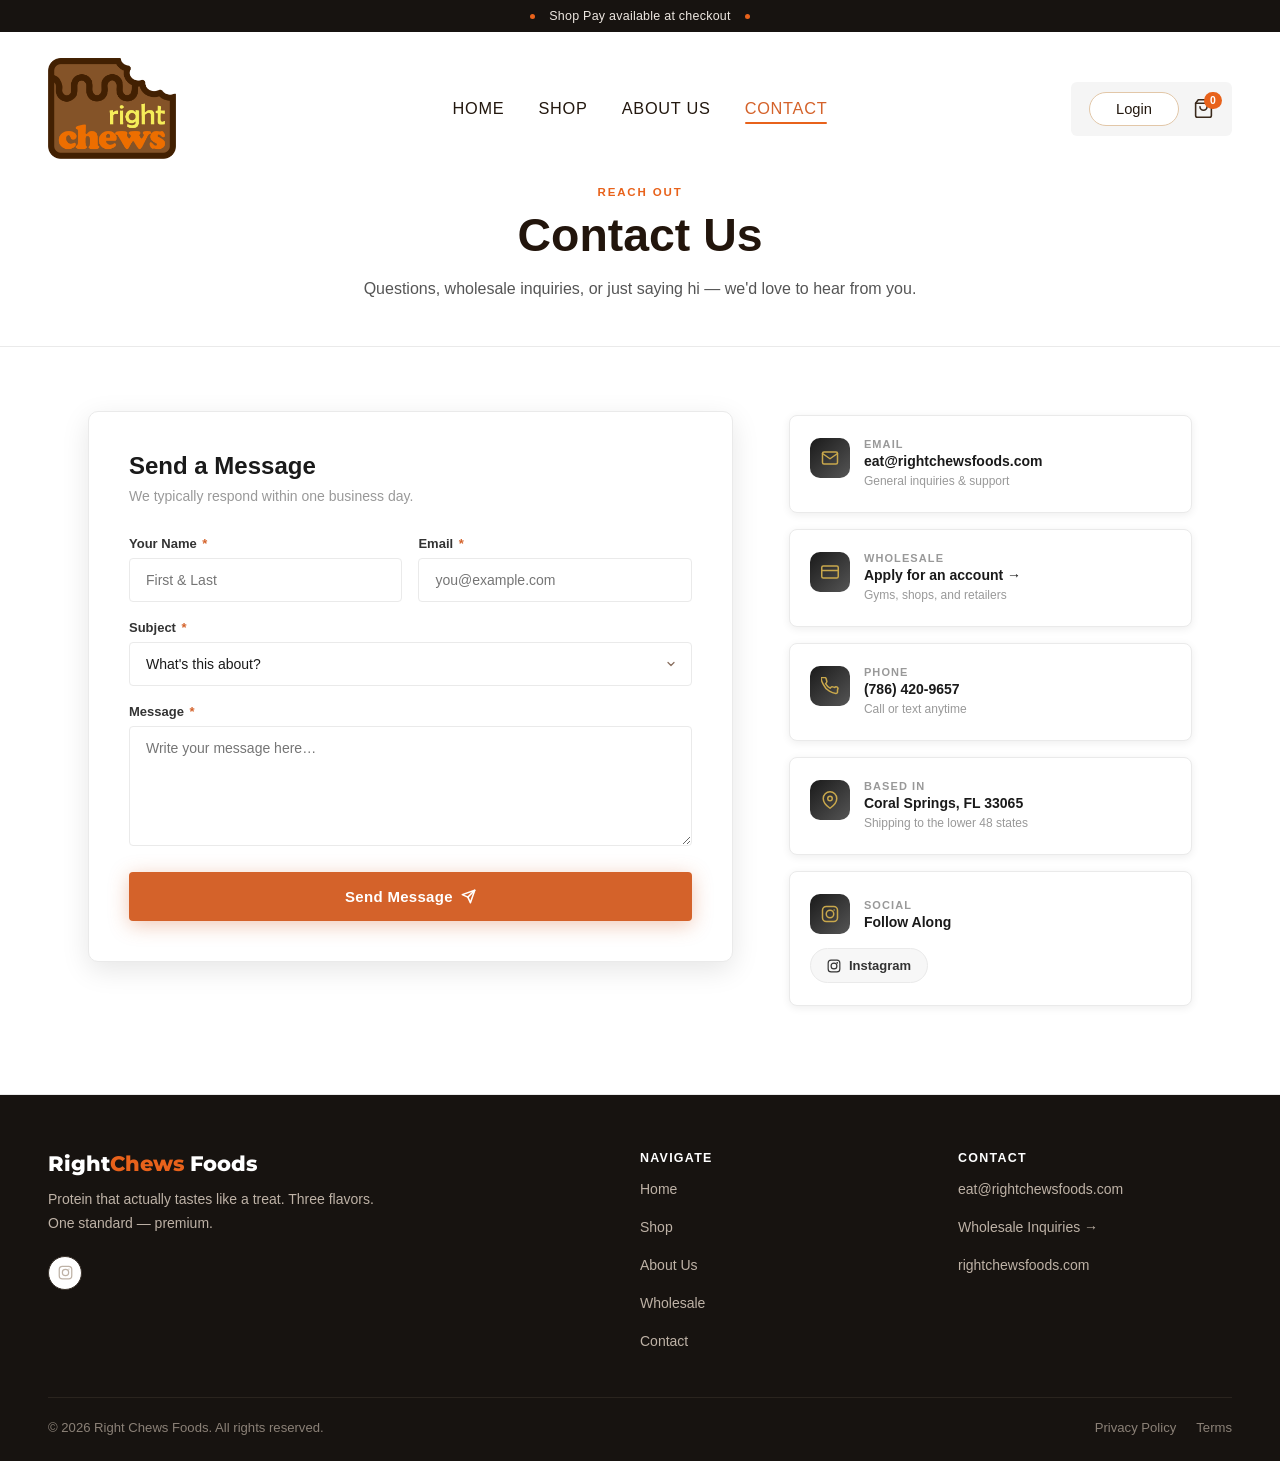
<file: contact.html>
<!DOCTYPE html>
<html lang="en">
<head>
  <meta charset="UTF-8" />
  <meta name="viewport" content="width=device-width, initial-scale=1.0" />
  <title>Contact Right Chews Foods | Protein Snack Brand — Coral Springs, FL</title>
  <link rel="icon" type="image/png" href="images/favicon.png" />
  <link rel="apple-touch-icon" href="images/apple-touch-icon.png" />
  <meta name="description" content="Contact Right Chews Foods in Coral Springs, FL. Questions about our protein brownies, wholesale program, or fitness food partnerships." />
  <meta name="robots" content="index, follow" />
  <meta name="author" content="Right Chews Foods" />
  <meta name="theme-color" content="#2C1A0E" />
  <meta name="keywords" content="contact Right Chews Foods, protein snack brand contact, healthy snacks company contact, gym snacks brand, fitness food brand Coral Springs FL, protein snacks wholesale contact, high protein snacks company, protein snack company Florida" />
  <link rel="canonical" href="https://rightchewsfoods.com/contact.html" />
  <meta property="og:site_name" content="Right Chews Foods" />
  <meta property="og:type" content="website" />
  <meta property="og:url" content="https://rightchewsfoods.com/contact.html" />
  <meta property="og:title" content="Contact Right Chews Foods | Protein Brownie Brand" />
  <meta property="og:description" content="Get in touch with Right Chews Foods — protein snacks, healthy gym snacks &amp; wholesale fitness food. Based in Coral Springs, FL." />
  <meta property="og:image" content="https://rightchewsfoods.com/images/share-logo.jpg" />
  <meta property="og:image:alt" content="Right Chews Foods — Contact Us" />
  <meta name="twitter:card" content="summary_large_image" />
  <meta name="twitter:title" content="Contact Right Chews Foods | Protein Brownie Brand" />
  <meta name="twitter:description" content="Protein snacks, healthy gym snacks &amp; wholesale fitness food. Based in Coral Springs, FL." />
  <meta name="twitter:image" content="https://rightchewsfoods.com/images/share-logo.jpg" />
  <link rel="preconnect" href="https://fonts.googleapis.com" />
  <link rel="preconnect" href="https://fonts.gstatic.com" crossorigin />
  <link href="https://fonts.googleapis.com/css2?family=Montserrat:wght@600;700;800&display=swap" rel="stylesheet" />
  <link rel="stylesheet" href="css/style.css?v=20260707" />
  <link rel="stylesheet" href="css/site.css?v=20261007b" />
  <style>
    /* ── Contact section ────────────────────────────────── */
    .contact-section { padding: 64px 0 88px; }
    .contact-grid { display: grid; grid-template-columns: 1.6fr 1fr; gap: 56px; align-items: start; }

    /* Form card */
    .contact-form-card {
      background: var(--white); border-radius: var(--radius-lg);
      padding: 40px; border: 1px solid var(--cream-300); box-shadow: var(--shadow-md);
    }
    .contact-form-card__title {
      font-family: 'Helvetica Neue', Helvetica, Arial, sans-serif; font-size: 1.5rem; font-weight: 700;
      color: var(--brown-800); margin-bottom: 6px;
    }
    .contact-form-card__sub { font-size: 14px; color: var(--text-muted); margin-bottom: 28px; line-height: 1.55; }
    .contact-submit { width: 100%; justify-content: center; padding: 14px; font-size: 15px; margin-top: 4px; }

    .contact-success {
      display: none; text-align: center; padding: 32px 0;
    }
    .contact-success__icon {
      width: 56px; height: 56px; border-radius: 50%; background: #D1FAE5;
      display: flex; align-items: center; justify-content: center;
      margin: 0 auto 14px; color: #059669;
    }
    .contact-success__title { font-family: 'Helvetica Neue', Helvetica, Arial, sans-serif; font-size: 1.2rem; color: var(--brown-800); margin-bottom: 8px; }
    .contact-success__sub { font-size: .875rem; color: var(--text-muted); line-height: 1.6; }

    /* Info cards */
    .contact-info { display: flex; flex-direction: column; gap: 16px; padding-top: 4px; }
    .info-card {
      background: var(--white); border-radius: var(--radius-md); padding: 22px 20px;
      border: 1px solid var(--cream-300); box-shadow: var(--shadow-sm);
      display: flex; align-items: flex-start; gap: 14px;
    }
    .info-card__icon {
      width: 40px; height: 40px; border-radius: 10px; flex-shrink: 0;
      background: linear-gradient(135deg, var(--brown-800), var(--brown-600));
      display: flex; align-items: center; justify-content: center; color: var(--gold);
    }
    .info-card__label { font-size: 11px; font-weight: 700; letter-spacing: .1em; text-transform: uppercase; color: var(--text-muted); margin-bottom: 3px; }
    .info-card__value { font-size: 14px; font-weight: 600; color: var(--brown-800); }
    .info-card__value a { color: var(--brown-800); transition: color var(--transition); }
    .info-card__value a:hover { color: var(--orange); }
    .info-card__sub { font-size: 12px; color: var(--text-muted); margin-top: 3px; line-height: 1.5; }

    .contact-social { display: flex; gap: 10px; flex-wrap: wrap; }
    .contact-social-btn {
      display: flex; align-items: center; gap: 8px;
      background: var(--cream-200); color: var(--brown-700);
      font-size: 13px; font-weight: 600; padding: 9px 16px;
      border-radius: 100px; border: 1px solid var(--cream-300);
      transition: background var(--transition), color var(--transition);
    }
    .contact-social-btn:hover { background: var(--brown-800); color: var(--white); border-color: var(--brown-800); }

    @media (max-width: 860px) {
      .contact-grid { grid-template-columns: 1fr; gap: 36px; }
      .contact-info { flex-direction: row; flex-wrap: wrap; }
      .info-card { flex: 1; min-width: 200px; }
      .contact-section { padding: 48px 0 64px; }
    }
    @media (max-width: 500px) {
      .contact-form-card { padding: 28px 20px; }
      .contact-info { flex-direction: column; }
    }
  </style>
  <script type="application/ld+json">
  {
    "@context": "https://schema.org",
    "@type": "LocalBusiness",
    "name": "Right Chews Foods",
    "url": "https://rightchewsfoods.com",
    "logo": "images/rc-logo.png",
    "image": "https://rightchewsfoods.com/images/chocolate-brownie.png",
    "description": "Right Chews Foods — family-owned premium protein snack brand based in Coral Springs, FL. Available retail and wholesale.",
    "address": {
      "@type": "PostalAddress",
      "addressLocality": "Coral Springs",
      "addressRegion": "FL",
      "postalCode": "33065",
      "addressCountry": "US"
    },
    "email": "eat@rightchewsfoods.com",
    "telephone": "+17864209657",
    "priceRange": "$",
    "servesCuisine": "Health Food",
    "hasMap": "https://maps.google.com/?q=Coral+Springs+FL"
  }
  </script>
  <script src="js/source.js?v=20261120"></script>
</head>
<body>

  <!-- Shipping bar -->
  <div class="shipping-bar">
    <span class="shipping-bar__dot"></span>
    Shop Pay available at checkout
    <span class="shipping-bar__dot"></span>
  </div>

  <!-- Nav -->
  <nav class="nav" id="nav">
    <div class="container">
      <div class="nav__inner">
        <a href="index.html" class="nav__logo" aria-label="Right Chews Foods home">
          <img src="images/rc-logo.png" alt="Right Chews Foods" />
        </a>

        <div class="nav__links" id="navLinks">
          <a href="index.html" class="nav__link">Home</a>
          <a href="shop.html" class="nav__link">Shop</a>
          <a href="about.html" class="nav__link">About Us</a>
          <a href="contact.html" class="nav__link active">Contact</a>
          <a href="https://shopify.com/99813130607/account" class="nav__link nav__link--mobile">Login</a>
        </div>

        <div class="nav__actions">
          <a href="https://shopify.com/99813130607/account" class="nav__login">Login</a>
          <a href="shop.html" class="nav__cart" aria-label="View cart">
            <svg width="21" height="21" viewBox="0 0 24 24" fill="none" stroke="currentColor" stroke-width="1.8" stroke-linecap="round" stroke-linejoin="round"><path d="M6 2L3 6v14a2 2 0 002 2h14a2 2 0 002-2V6l-3-4z"/><line x1="3" y1="6" x2="21" y2="6"/><path d="M16 10a4 4 0 01-8 0"/></svg>
            <span class="nav__cart-badge" id="cartBadge">0</span>
          </a>
        </div>

        <button class="nav__toggle" id="navToggle" aria-label="Menu" aria-expanded="false">
          <svg width="26" height="26" viewBox="0 0 24 24" fill="none" stroke="currentColor" stroke-width="2" stroke-linecap="round"><line x1="3" y1="7" x2="21" y2="7"/><line x1="3" y1="12" x2="21" y2="12"/><line x1="3" y1="17" x2="21" y2="17"/></svg>
        </button>
      </div>
    </div>
  </nav>

  <!-- Page header -->
  <div class="page-header">
    <div class="page-header__label">Reach Out</div>
    <h1 class="page-header__title">Contact Us</h1>
    <p class="page-header__sub">Questions, wholesale inquiries, or just saying hi — we'd love to hear from you.</p>
  </div>

  <!-- Contact section -->
  <section class="contact-section">
    <div class="container">
      <div class="contact-grid">

        <!-- Form -->
        <div class="contact-form-card animate-in">
          <h2 class="contact-form-card__title">Send a Message</h2>
          <p class="contact-form-card__sub">We typically respond within one business day.</p>

          <form id="contactForm" novalidate>
            <input type="text" id="cfHoney" name="_honey" tabindex="-1" autocomplete="off" style="display:none" />
            <div class="form-row">
              <div class="form-group">
                <label class="form-label" for="cfName">Your Name <span class="req">*</span></label>
                <input class="form-input" type="text" id="cfName" placeholder="First &amp; Last" required />
              </div>
              <div class="form-group">
                <label class="form-label" for="cfEmail">Email <span class="req">*</span></label>
                <input class="form-input" type="email" id="cfEmail" placeholder="you@example.com" required />
              </div>
            </div>
            <div class="form-group">
              <label class="form-label" for="cfSubject">Subject <span class="req">*</span></label>
              <select class="form-select" id="cfSubject" required>
                <option value="">What's this about?</option>
                <option>Order Question</option>
                <option>Wholesale / B2B</option>
                <option>Media / Press</option>
                <option>Nutrition / Ingredients</option>
                <option>Other</option>
              </select>
            </div>
            <div class="form-group">
              <label class="form-label" for="cfMessage">Message <span class="req">*</span></label>
              <textarea class="form-textarea" id="cfMessage" placeholder="Write your message here…" required></textarea>
            </div>
            <button type="submit" class="btn btn-primary contact-submit">
              Send Message
              <svg width="15" height="15" viewBox="0 0 24 24" fill="none" stroke="currentColor" stroke-width="2.5" stroke-linecap="round" stroke-linejoin="round"><line x1="22" y1="2" x2="11" y2="13"/><polygon points="22 2 15 22 11 13 2 9 22 2"/></svg>
            </button>
          </form>

          <div class="contact-success" id="cfSuccess">
            <div class="contact-success__icon">
              <svg width="24" height="24" viewBox="0 0 24 24" fill="none" stroke="currentColor" stroke-width="2.5" stroke-linecap="round" stroke-linejoin="round"><polyline points="20 6 9 17 4 12"/></svg>
            </div>
            <div class="contact-success__title">Message Sent!</div>
            <p class="contact-success__sub">Thanks for reaching out. We'll get back to you within one business day.</p>
          </div>
        </div>

        <!-- Info -->
        <div class="contact-info animate-in" style="transition-delay:80ms;">

          <div class="info-card">
            <div class="info-card__icon">
              <svg width="18" height="18" viewBox="0 0 24 24" fill="none" stroke="currentColor" stroke-width="2" stroke-linecap="round" stroke-linejoin="round"><path d="M4 4h16c1.1 0 2 .9 2 2v12c0 1.1-.9 2-2 2H4c-1.1 0-2-.9-2-2V6c0-1.1.9-2 2-2z"/><polyline points="22,6 12,13 2,6"/></svg>
            </div>
            <div>
              <div class="info-card__label">Email</div>
              <div class="info-card__value"><a href="mailto:eat@rightchewsfoods.com">eat@rightchewsfoods.com</a></div>
              <div class="info-card__sub">General inquiries &amp; support</div>
            </div>
          </div>

          <div class="info-card">
            <div class="info-card__icon">
              <svg width="18" height="18" viewBox="0 0 24 24" fill="none" stroke="currentColor" stroke-width="2" stroke-linecap="round" stroke-linejoin="round"><rect x="1" y="4" width="22" height="16" rx="2"/><line x1="1" y1="10" x2="23" y2="10"/></svg>
            </div>
            <div>
              <div class="info-card__label">Wholesale</div>
              <div class="info-card__value"><a href="wholesale.html">Apply for an account →</a></div>
              <div class="info-card__sub">Gyms, shops, and retailers</div>
            </div>
          </div>

          <div class="info-card">
            <div class="info-card__icon">
              <svg width="18" height="18" viewBox="0 0 24 24" fill="none" stroke="currentColor" stroke-width="2" stroke-linecap="round" stroke-linejoin="round"><path d="M22 16.92v3a2 2 0 01-2.18 2 19.79 19.79 0 01-8.63-3.07A19.5 19.5 0 013.07 9.81a19.79 19.79 0 01-3.07-8.63A2 2 0 012 .82h3a2 2 0 012 1.72c.127.96.361 1.903.7 2.81a2 2 0 01-.45 2.11L6.09 8.91a16 16 0 006 6l1.27-1.27a2 2 0 012.11-.45c.907.339 1.85.573 2.81.7A2 2 0 0122 16.92z"/></svg>
            </div>
            <div>
              <div class="info-card__label">Phone</div>
              <div class="info-card__value"><a href="tel:+17864209657">(786) 420-9657</a></div>
              <div class="info-card__sub">Call or text anytime</div>
            </div>
          </div>

          <div class="info-card">
            <div class="info-card__icon">
              <svg width="18" height="18" viewBox="0 0 24 24" fill="none" stroke="currentColor" stroke-width="2" stroke-linecap="round" stroke-linejoin="round"><path d="M21 10c0 7-9 13-9 13s-9-6-9-13a9 9 0 0118 0z"/><circle cx="12" cy="10" r="3"/></svg>
            </div>
            <div>
              <div class="info-card__label">Based In</div>
              <div class="info-card__value">Coral Springs, FL 33065</div>
              <div class="info-card__sub">Shipping to the lower 48 states</div>
            </div>
          </div>

          <div class="info-card" style="flex-direction:column;gap:14px;">
            <div style="display:flex;align-items:center;gap:14px;">
              <div class="info-card__icon">
                <svg width="18" height="18" viewBox="0 0 24 24" fill="none" stroke="currentColor" stroke-width="2" stroke-linecap="round" stroke-linejoin="round"><rect x="2" y="2" width="20" height="20" rx="5"/><circle cx="12" cy="12" r="5"/><circle cx="17.5" cy="6.5" r="1" fill="currentColor" stroke="none"/></svg>
              </div>
              <div>
                <div class="info-card__label">Social</div>
                <div class="info-card__value">Follow Along</div>
              </div>
            </div>
            <div class="contact-social">
              <a href="https://www.instagram.com/rightchews/" target="_blank" rel="noopener" class="contact-social-btn">
                <svg width="14" height="14" viewBox="0 0 24 24" fill="none" stroke="currentColor" stroke-width="2" stroke-linecap="round" stroke-linejoin="round"><rect x="2" y="2" width="20" height="20" rx="5"/><circle cx="12" cy="12" r="5"/><circle cx="17.5" cy="6.5" r="1.5" fill="currentColor" stroke="none"/></svg>
                Instagram
              </a>
            </div>
          </div>

        </div>
      </div>
    </div>
  </section>

  <!-- Footer -->
  <footer class="rc-footer">
    <div class="container">
      <div class="rc-footer__grid">
        <div>
          <div class="rc-footer__brand-name">Right<span>Chews</span> Foods</div>
          <p class="rc-footer__tagline">Protein that actually tastes like a treat. Three flavors. One standard — premium.</p>
          <div class="rc-footer__social">
            <a href="https://www.instagram.com/rightchews/" target="_blank" rel="noopener" class="rc-footer__social-btn" aria-label="Instagram">
              <svg width="15" height="15" viewBox="0 0 24 24" fill="none" stroke="currentColor" stroke-width="2" stroke-linecap="round" stroke-linejoin="round"><rect x="2" y="2" width="20" height="20" rx="5"/><circle cx="12" cy="12" r="5"/><circle cx="17.5" cy="6.5" r="1" fill="currentColor" stroke="none"/></svg>
            </a>
          </div>
        </div>
        <div>
          <p class="rc-footer__col-title">Navigate</p>
          <ul class="rc-footer__links">
            <li><a href="index.html">Home</a></li>
            <li><a href="shop.html">Shop</a></li>
            <li><a href="about.html">About Us</a></li>
            <li><a href="wholesale.html">Wholesale</a></li>
            <li><a href="contact.html">Contact</a></li>
          </ul>
        </div>
        <div>
          <p class="rc-footer__col-title">Contact</p>
          <ul class="rc-footer__links">
            <li><a href="mailto:eat@rightchewsfoods.com">eat@rightchewsfoods.com</a></li>
            <li><a href="wholesale.html">Wholesale Inquiries →</a></li>
            <li><a href="https://www.rightchewsfoods.com" target="_blank" rel="noopener">rightchewsfoods.com</a></li>
          </ul>
        </div>
      </div>
      <div class="rc-footer__bottom">
        <span>© 2026 Right Chews Foods. All rights reserved.</span>
        <div style="display:flex;gap:20px;">
          <a href="privacy.html">Privacy Policy</a>
          <a href="terms.html">Terms</a>
        </div>
      </div>
    </div>
  </footer>

  <script src="js/site-nav.js?v=20260813b"></script>
  <script src="js/welcome-rain.js?v=20261007a"></script>
  <script>
    document.getElementById('contactForm').addEventListener('submit', function(e) {
      e.preventDefault();
      const name    = document.getElementById('cfName').value.trim();
      const email   = document.getElementById('cfEmail').value.trim();
      const subject = document.getElementById('cfSubject').value;
      const message = document.getElementById('cfMessage').value.trim();
      if (!name || !email || !subject || !message) {
        alert('Please fill in all required fields.');
        return;
      }
      var form = this;
      var payload = {
        _subject: 'Website contact: ' + subject,
        _template: 'table',
        _captcha: 'false',
        _replyto: email,
        Name: name,
        Email: email,
        Subject: subject,
        Message: message,
        _honey: document.getElementById('cfHoney').value
      };
      var btn = this.querySelector('button[type="submit"]');
      var label = btn.innerHTML;
      btn.disabled = true;
      btn.textContent = 'Sending...';
      fetch('https://formsubmit.co/ajax/eat@rightchewsfoods.com', {
        method: 'POST',
        headers: { 'Content-Type': 'application/json', 'Accept': 'application/json' },
        body: JSON.stringify(payload)
      }).then(function (r) { return r.json(); }).then(function (res) {
        if (String(res.success) !== 'true') throw new Error(res.message || 'Send failed');
        form.style.display = 'none';
        document.getElementById('cfSuccess').style.display = 'block';
      }).catch(function () {
        btn.disabled = false;
        btn.innerHTML = label;
        alert('Sorry, your message did not go through. Please email us at eat@rightchewsfoods.com.');
      });
    });
  </script>
</body>
</html>
</file>
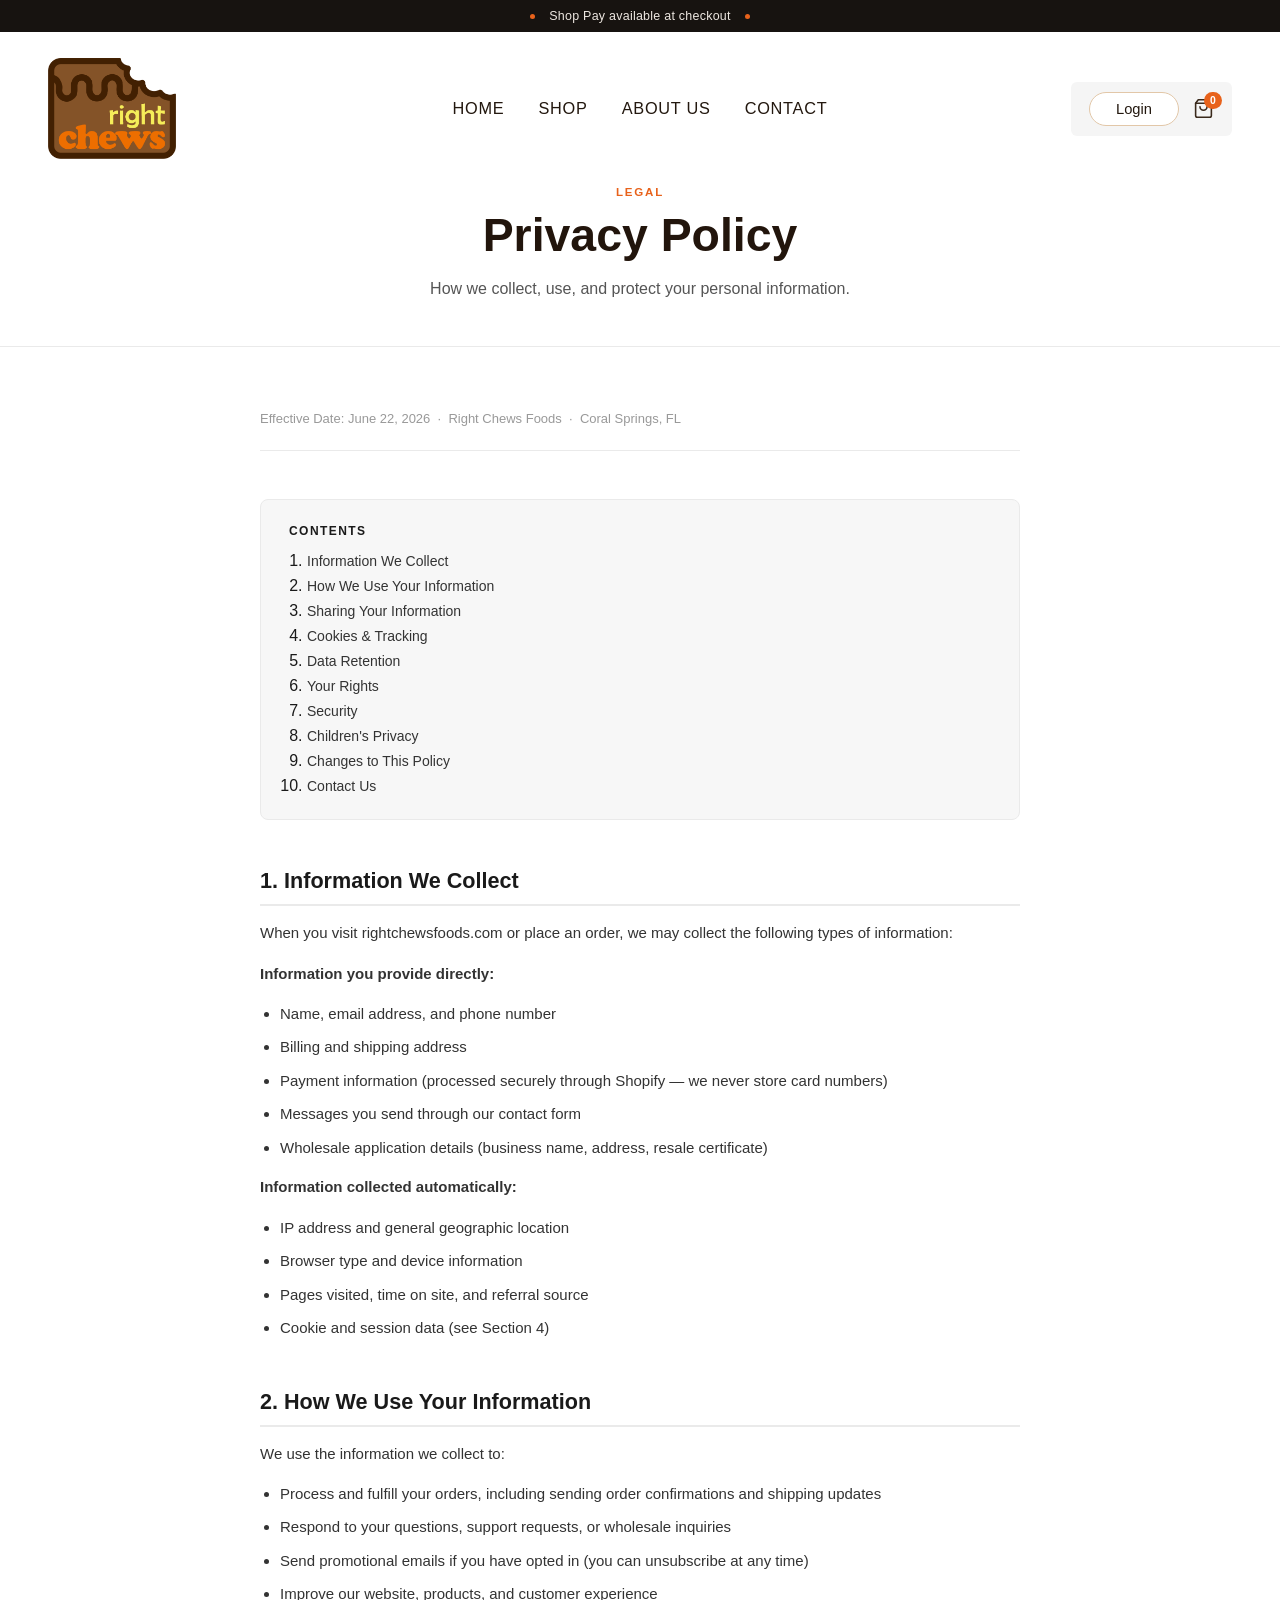
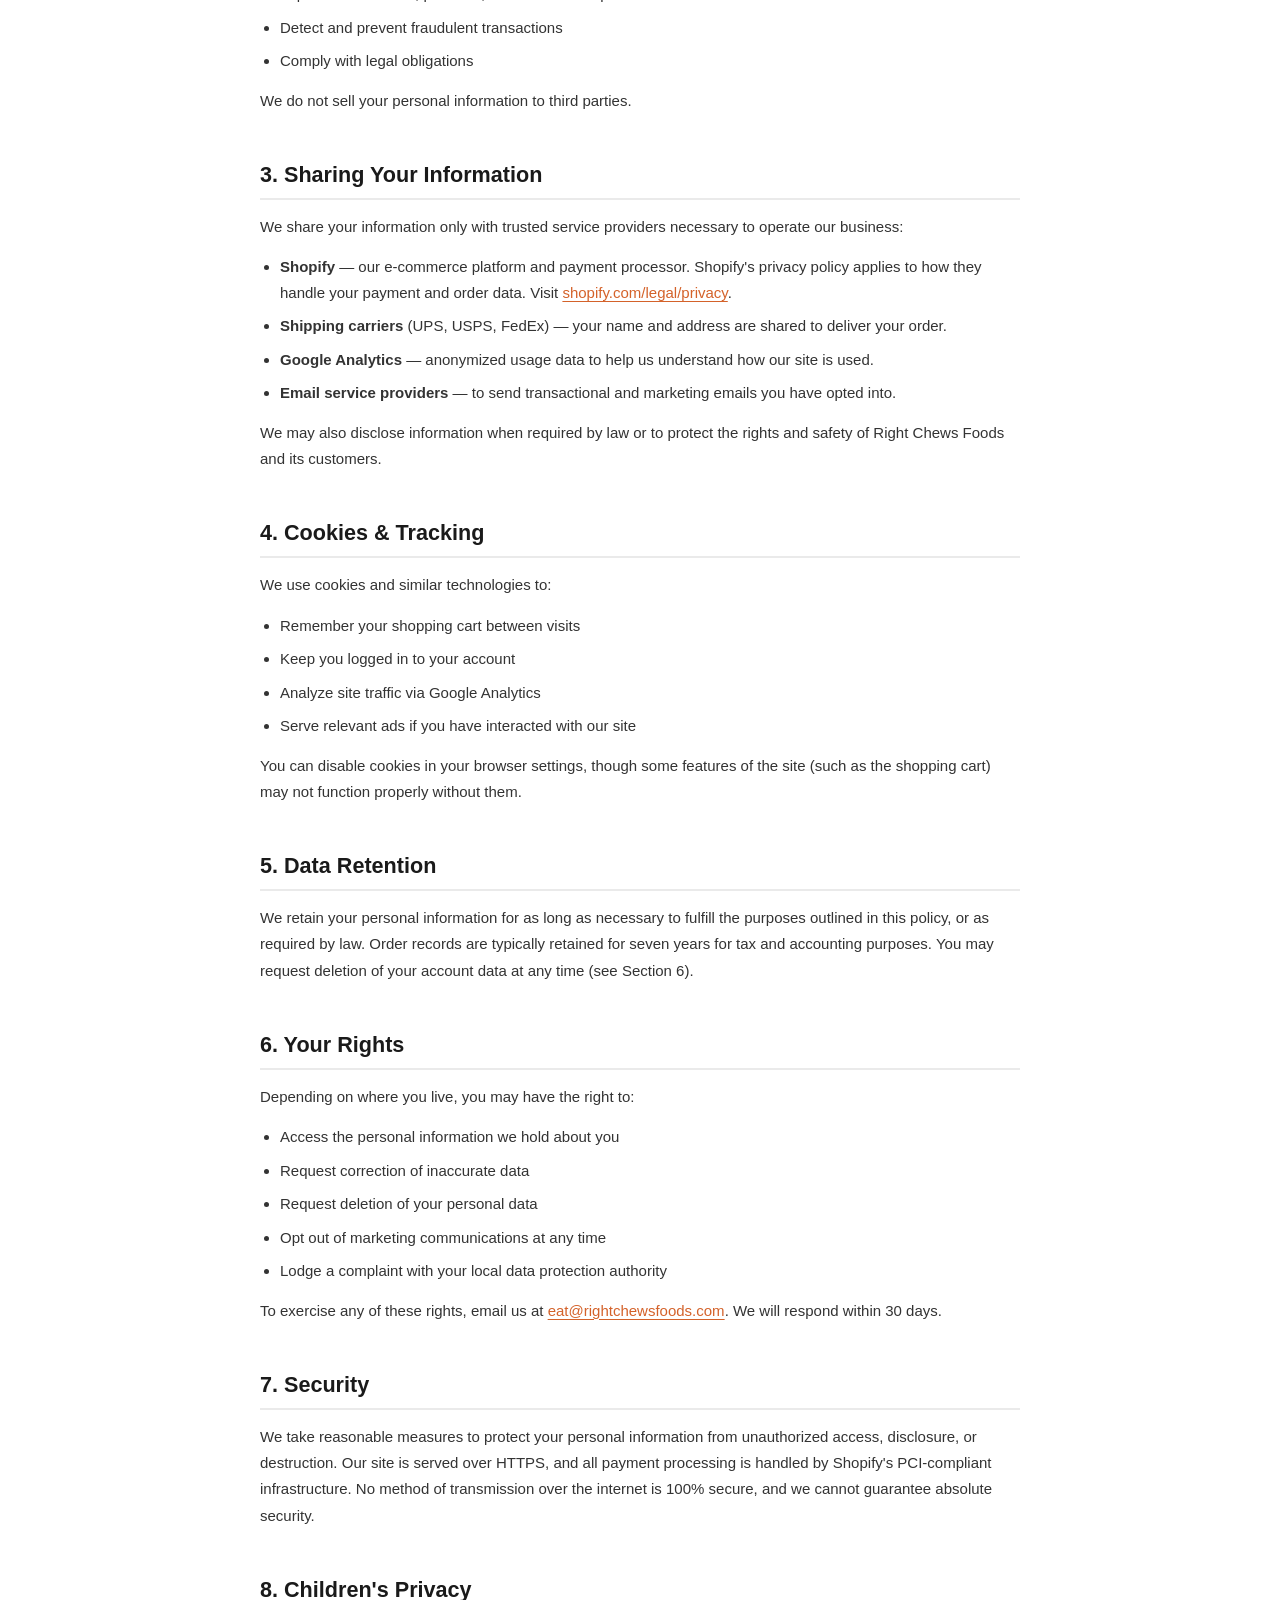
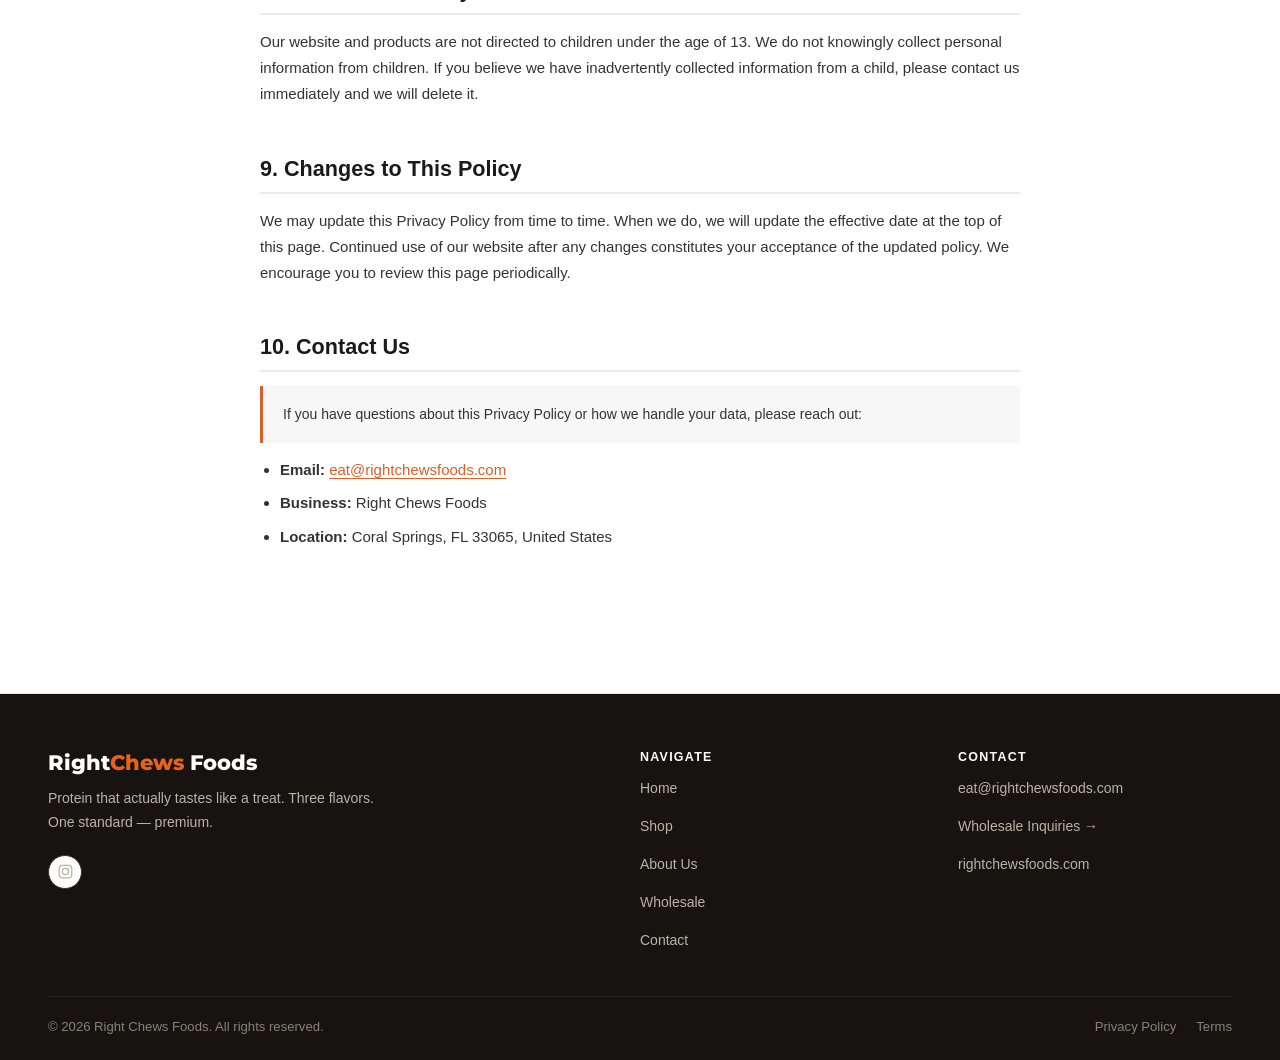
<file: privacy.html>
<!DOCTYPE html>
<html lang="en">
<head>
  <meta charset="UTF-8" />
  <meta name="viewport" content="width=device-width, initial-scale=1.0" />
  <title>Privacy Policy | Right Chews Foods</title>
  <link rel="icon" type="image/png" href="images/favicon.png" />
  <link rel="apple-touch-icon" href="images/apple-touch-icon.png" />
  <meta name="description" content="Right Chews Foods privacy policy — how we collect, use, and protect your personal information when you shop for protein brownies and fitness snacks." />
  <meta property="og:image" content="https://rightchewsfoods.com/images/share-logo.jpg" />
  <meta property="og:image:width" content="1200" />
  <meta property="og:image:height" content="630" />
  <meta property="og:image:alt" content="Right Chews logo" />
  <meta name="twitter:card" content="summary_large_image" />
  <meta name="twitter:image" content="https://rightchewsfoods.com/images/share-logo.jpg" />
  <meta name="robots" content="index, follow" />
  <meta name="author" content="Right Chews Foods" />
  <meta name="theme-color" content="#2C1A0E" />
  <link rel="canonical" href="https://rightchewsfoods.com/privacy.html" />
  <meta property="og:site_name" content="Right Chews Foods" />
  <meta property="og:type" content="website" />
  <meta property="og:url" content="https://rightchewsfoods.com/privacy.html" />
  <meta property="og:title" content="Privacy Policy | Right Chews Foods" />
  <meta property="og:description" content="How Right Chews Foods collects, uses, and protects your personal information." />
  <link rel="preconnect" href="https://fonts.googleapis.com" />
  <link rel="preconnect" href="https://fonts.gstatic.com" crossorigin />
  <link href="https://fonts.googleapis.com/css2?family=Montserrat:wght@600;700;800&display=swap" rel="stylesheet" />
  <link rel="stylesheet" href="css/style.css?v=20260707" />
  <link rel="stylesheet" href="css/site.css?v=20261007b" />
  <style>
    .legal-section { padding: 64px 0 96px; }
    .legal-body { max-width: 760px; margin: 0 auto; }
    .legal-meta { font-size: 13px; color: var(--text-muted); margin-bottom: 48px; padding-bottom: 24px; border-bottom: 1px solid var(--cream-300); }
    .legal-toc {
      background: var(--cream-200); border-radius: var(--radius-md);
      padding: 24px 28px; margin-bottom: 48px; border: 1px solid var(--cream-300);
    }
    .legal-toc__title { font-size: 12px; font-weight: 700; letter-spacing: .12em; text-transform: uppercase; color: var(--brown-800); margin-bottom: 14px; }
    .legal-toc ol { list-style: decimal; padding-left: 18px; display: flex; flex-direction: column; gap: 7px; }
    .legal-toc a { font-size: 14px; color: var(--brown-700); transition: color var(--transition); }
    .legal-toc a:hover { color: var(--orange); }
    .legal-section-block { margin-bottom: 48px; scroll-margin-top: 112px; }
    .legal-section-block h2 {
      font-family: 'Helvetica Neue', Helvetica, Arial, sans-serif; font-size: 1.35rem; font-weight: 700;
      color: var(--brown-800); margin-bottom: 14px; padding-bottom: 10px;
      border-bottom: 2px solid var(--cream-300);
    }
    .legal-section-block p { font-size: 15px; line-height: 1.75; color: var(--brown-700); margin-bottom: 14px; }
    .legal-section-block p:last-child { margin-bottom: 0; }
    .legal-section-block ul { padding-left: 20px; display: flex; flex-direction: column; gap: 8px; margin-bottom: 14px; }
    .legal-section-block ul li { font-size: 15px; line-height: 1.7; color: var(--brown-700); list-style: disc; }
    .legal-section-block a { color: var(--orange); text-decoration: underline; text-underline-offset: 3px; }
    .legal-section-block a:hover { color: var(--orange-lt); }
    .legal-highlight {
      background: var(--cream-200); border-left: 3px solid var(--orange);
      border-radius: 0 var(--radius-sm) var(--radius-sm) 0;
      padding: 16px 20px; margin-bottom: 14px;
    }
    .legal-highlight p { margin-bottom: 0; font-size: 14px; }
  </style>
  <script src="js/source.js?v=20261120"></script>
</head>
<body>

  <!-- Shipping bar -->
  <div class="shipping-bar">
    <span class="shipping-bar__dot"></span>
    Shop Pay available at checkout
    <span class="shipping-bar__dot"></span>
  </div>

  <!-- Nav -->
  <nav class="nav" id="nav">
    <div class="container">
      <div class="nav__inner">
        <a href="index.html" class="nav__logo" aria-label="Right Chews Foods home">
          <img src="images/rc-logo.png" alt="Right Chews Foods" />
        </a>

        <div class="nav__links" id="navLinks">
          <a href="index.html" class="nav__link">Home</a>
          <a href="shop.html" class="nav__link">Shop</a>
          <a href="about.html" class="nav__link">About Us</a>
          <a href="contact.html" class="nav__link">Contact</a>
          <a href="https://shopify.com/99813130607/account" class="nav__link nav__link--mobile">Login</a>
        </div>

        <div class="nav__actions">
          <a href="https://shopify.com/99813130607/account" class="nav__login">Login</a>
          <a href="shop.html" class="nav__cart" aria-label="View cart">
            <svg width="21" height="21" viewBox="0 0 24 24" fill="none" stroke="currentColor" stroke-width="1.8" stroke-linecap="round" stroke-linejoin="round"><path d="M6 2L3 6v14a2 2 0 002 2h14a2 2 0 002-2V6l-3-4z"/><line x1="3" y1="6" x2="21" y2="6"/><path d="M16 10a4 4 0 01-8 0"/></svg>
            <span class="nav__cart-badge" id="cartBadge">0</span>
          </a>
        </div>

        <button class="nav__toggle" id="navToggle" aria-label="Menu" aria-expanded="false">
          <svg width="26" height="26" viewBox="0 0 24 24" fill="none" stroke="currentColor" stroke-width="2" stroke-linecap="round"><line x1="3" y1="7" x2="21" y2="7"/><line x1="3" y1="12" x2="21" y2="12"/><line x1="3" y1="17" x2="21" y2="17"/></svg>
        </button>
      </div>
    </div>
  </nav>

  <!-- Page header -->
  <div class="page-header">
    <div class="page-header__label">Legal</div>
    <h1 class="page-header__title">Privacy Policy</h1>
    <p class="page-header__sub">How we collect, use, and protect your personal information.</p>
  </div>

  <!-- Content -->
  <section class="legal-section">
    <div class="container">
      <div class="legal-body animate-in">

        <p class="legal-meta">Effective Date: June 22, 2026 &nbsp;·&nbsp; Right Chews Foods &nbsp;·&nbsp; Coral Springs, FL</p>

        <!-- TOC -->
        <div class="legal-toc">
          <div class="legal-toc__title">Contents</div>
          <ol>
            <li><a href="#info-we-collect">Information We Collect</a></li>
            <li><a href="#how-we-use">How We Use Your Information</a></li>
            <li><a href="#sharing">Sharing Your Information</a></li>
            <li><a href="#cookies">Cookies &amp; Tracking</a></li>
            <li><a href="#data-retention">Data Retention</a></li>
            <li><a href="#your-rights">Your Rights</a></li>
            <li><a href="#security">Security</a></li>
            <li><a href="#children">Children's Privacy</a></li>
            <li><a href="#changes">Changes to This Policy</a></li>
            <li><a href="#contact-us">Contact Us</a></li>
          </ol>
        </div>

        <!-- 1 -->
        <div class="legal-section-block" id="info-we-collect">
          <h2>1. Information We Collect</h2>
          <p>When you visit rightchewsfoods.com or place an order, we may collect the following types of information:</p>
          <p><strong>Information you provide directly:</strong></p>
          <ul>
            <li>Name, email address, and phone number</li>
            <li>Billing and shipping address</li>
            <li>Payment information (processed securely through Shopify — we never store card numbers)</li>
            <li>Messages you send through our contact form</li>
            <li>Wholesale application details (business name, address, resale certificate)</li>
          </ul>
          <p><strong>Information collected automatically:</strong></p>
          <ul>
            <li>IP address and general geographic location</li>
            <li>Browser type and device information</li>
            <li>Pages visited, time on site, and referral source</li>
            <li>Cookie and session data (see Section 4)</li>
          </ul>
        </div>

        <!-- 2 -->
        <div class="legal-section-block" id="how-we-use">
          <h2>2. How We Use Your Information</h2>
          <p>We use the information we collect to:</p>
          <ul>
            <li>Process and fulfill your orders, including sending order confirmations and shipping updates</li>
            <li>Respond to your questions, support requests, or wholesale inquiries</li>
            <li>Send promotional emails if you have opted in (you can unsubscribe at any time)</li>
            <li>Improve our website, products, and customer experience</li>
            <li>Detect and prevent fraudulent transactions</li>
            <li>Comply with legal obligations</li>
          </ul>
          <p>We do not sell your personal information to third parties.</p>
        </div>

        <!-- 3 -->
        <div class="legal-section-block" id="sharing">
          <h2>3. Sharing Your Information</h2>
          <p>We share your information only with trusted service providers necessary to operate our business:</p>
          <ul>
            <li><strong>Shopify</strong> — our e-commerce platform and payment processor. Shopify's privacy policy applies to how they handle your payment and order data. Visit <a href="https://www.shopify.com/legal/privacy" target="_blank" rel="noopener">shopify.com/legal/privacy</a>.</li>
            <li><strong>Shipping carriers</strong> (UPS, USPS, FedEx) — your name and address are shared to deliver your order.</li>
            <li><strong>Google Analytics</strong> — anonymized usage data to help us understand how our site is used.</li>
            <li><strong>Email service providers</strong> — to send transactional and marketing emails you have opted into.</li>
          </ul>
          <p>We may also disclose information when required by law or to protect the rights and safety of Right Chews Foods and its customers.</p>
        </div>

        <!-- 4 -->
        <div class="legal-section-block" id="cookies">
          <h2>4. Cookies &amp; Tracking</h2>
          <p>We use cookies and similar technologies to:</p>
          <ul>
            <li>Remember your shopping cart between visits</li>
            <li>Keep you logged in to your account</li>
            <li>Analyze site traffic via Google Analytics</li>
            <li>Serve relevant ads if you have interacted with our site</li>
          </ul>
          <p>You can disable cookies in your browser settings, though some features of the site (such as the shopping cart) may not function properly without them.</p>
        </div>

        <!-- 5 -->
        <div class="legal-section-block" id="data-retention">
          <h2>5. Data Retention</h2>
          <p>We retain your personal information for as long as necessary to fulfill the purposes outlined in this policy, or as required by law. Order records are typically retained for seven years for tax and accounting purposes. You may request deletion of your account data at any time (see Section 6).</p>
        </div>

        <!-- 6 -->
        <div class="legal-section-block" id="your-rights">
          <h2>6. Your Rights</h2>
          <p>Depending on where you live, you may have the right to:</p>
          <ul>
            <li>Access the personal information we hold about you</li>
            <li>Request correction of inaccurate data</li>
            <li>Request deletion of your personal data</li>
            <li>Opt out of marketing communications at any time</li>
            <li>Lodge a complaint with your local data protection authority</li>
          </ul>
          <p>To exercise any of these rights, email us at <a href="mailto:eat@rightchewsfoods.com">eat@rightchewsfoods.com</a>. We will respond within 30 days.</p>
        </div>

        <!-- 7 -->
        <div class="legal-section-block" id="security">
          <h2>7. Security</h2>
          <p>We take reasonable measures to protect your personal information from unauthorized access, disclosure, or destruction. Our site is served over HTTPS, and all payment processing is handled by Shopify's PCI-compliant infrastructure. No method of transmission over the internet is 100% secure, and we cannot guarantee absolute security.</p>
        </div>

        <!-- 8 -->
        <div class="legal-section-block" id="children">
          <h2>8. Children's Privacy</h2>
          <p>Our website and products are not directed to children under the age of 13. We do not knowingly collect personal information from children. If you believe we have inadvertently collected information from a child, please contact us immediately and we will delete it.</p>
        </div>

        <!-- 9 -->
        <div class="legal-section-block" id="changes">
          <h2>9. Changes to This Policy</h2>
          <p>We may update this Privacy Policy from time to time. When we do, we will update the effective date at the top of this page. Continued use of our website after any changes constitutes your acceptance of the updated policy. We encourage you to review this page periodically.</p>
        </div>

        <!-- 10 -->
        <div class="legal-section-block" id="contact-us">
          <h2>10. Contact Us</h2>
          <div class="legal-highlight">
            <p>If you have questions about this Privacy Policy or how we handle your data, please reach out:</p>
          </div>
          <ul>
            <li><strong>Email:</strong> <a href="mailto:eat@rightchewsfoods.com">eat@rightchewsfoods.com</a></li>
            <li><strong>Business:</strong> Right Chews Foods</li>
            <li><strong>Location:</strong> Coral Springs, FL 33065, United States</li>
          </ul>
        </div>

      </div>
    </div>
  </section>

  <!-- Footer -->
  <footer class="rc-footer">
    <div class="container">
      <div class="rc-footer__grid">
        <div>
          <div class="rc-footer__brand-name">Right<span>Chews</span> Foods</div>
          <p class="rc-footer__tagline">Protein that actually tastes like a treat. Three flavors. One standard — premium.</p>
          <div class="rc-footer__social">
            <a href="https://www.instagram.com/rightchews/" target="_blank" rel="noopener" class="rc-footer__social-btn" aria-label="Instagram">
              <svg width="15" height="15" viewBox="0 0 24 24" fill="none" stroke="currentColor" stroke-width="2" stroke-linecap="round" stroke-linejoin="round"><rect x="2" y="2" width="20" height="20" rx="5"/><circle cx="12" cy="12" r="5"/><circle cx="17.5" cy="6.5" r="1" fill="currentColor" stroke="none"/></svg>
            </a>
          </div>
        </div>
        <div>
          <p class="rc-footer__col-title">Navigate</p>
          <ul class="rc-footer__links">
            <li><a href="index.html">Home</a></li>
            <li><a href="shop.html">Shop</a></li>
            <li><a href="about.html">About Us</a></li>
            <li><a href="wholesale.html">Wholesale</a></li>
            <li><a href="contact.html">Contact</a></li>
          </ul>
        </div>
        <div>
          <p class="rc-footer__col-title">Contact</p>
          <ul class="rc-footer__links">
            <li><a href="mailto:eat@rightchewsfoods.com">eat@rightchewsfoods.com</a></li>
            <li><a href="wholesale.html">Wholesale Inquiries →</a></li>
            <li><a href="https://www.rightchewsfoods.com" target="_blank" rel="noopener">rightchewsfoods.com</a></li>
          </ul>
        </div>
      </div>
      <div class="rc-footer__bottom">
        <span>© 2026 Right Chews Foods. All rights reserved.</span>
        <div style="display:flex;gap:20px;">
          <a href="privacy.html">Privacy Policy</a>
          <a href="terms.html">Terms</a>
        </div>
      </div>
    </div>
  </footer>

  <script src="js/site-nav.js?v=20260813b"></script>
  <script src="js/welcome-rain.js?v=20261007a"></script>
</body>
</html>
</file>
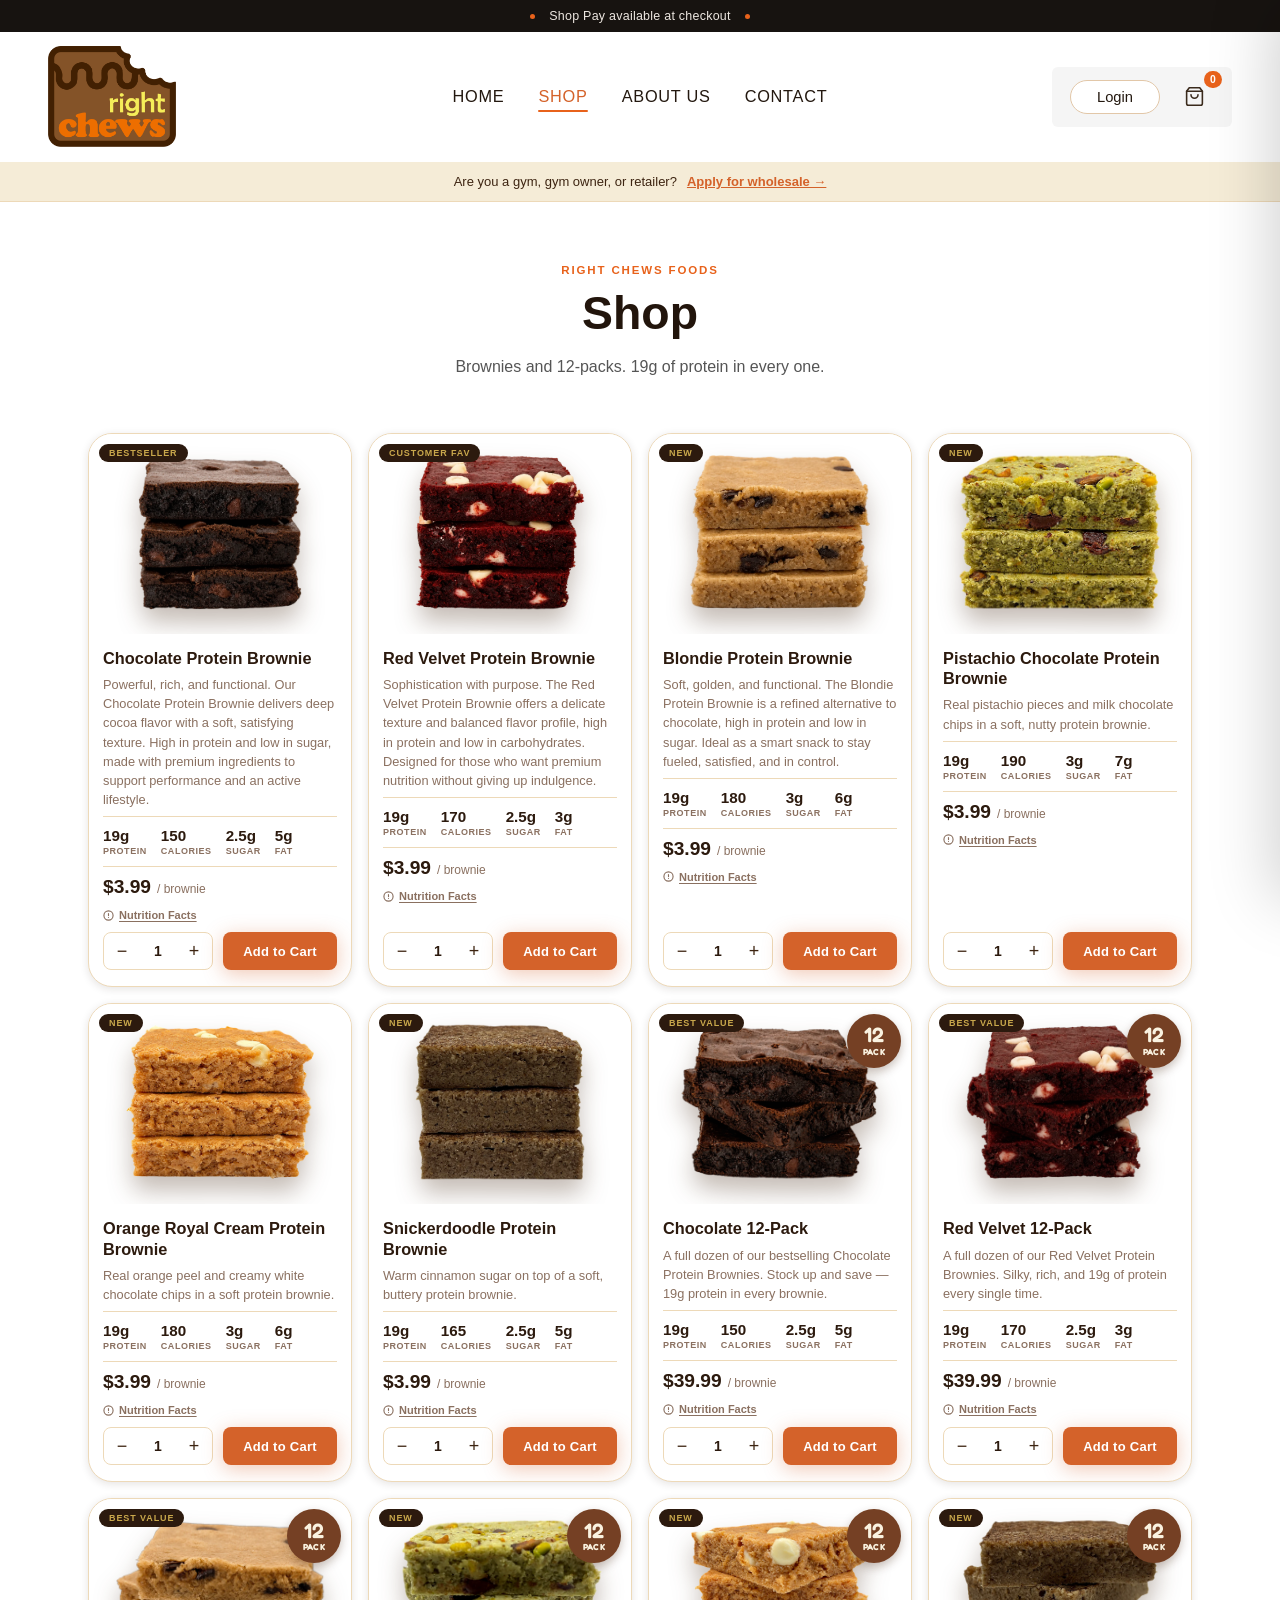
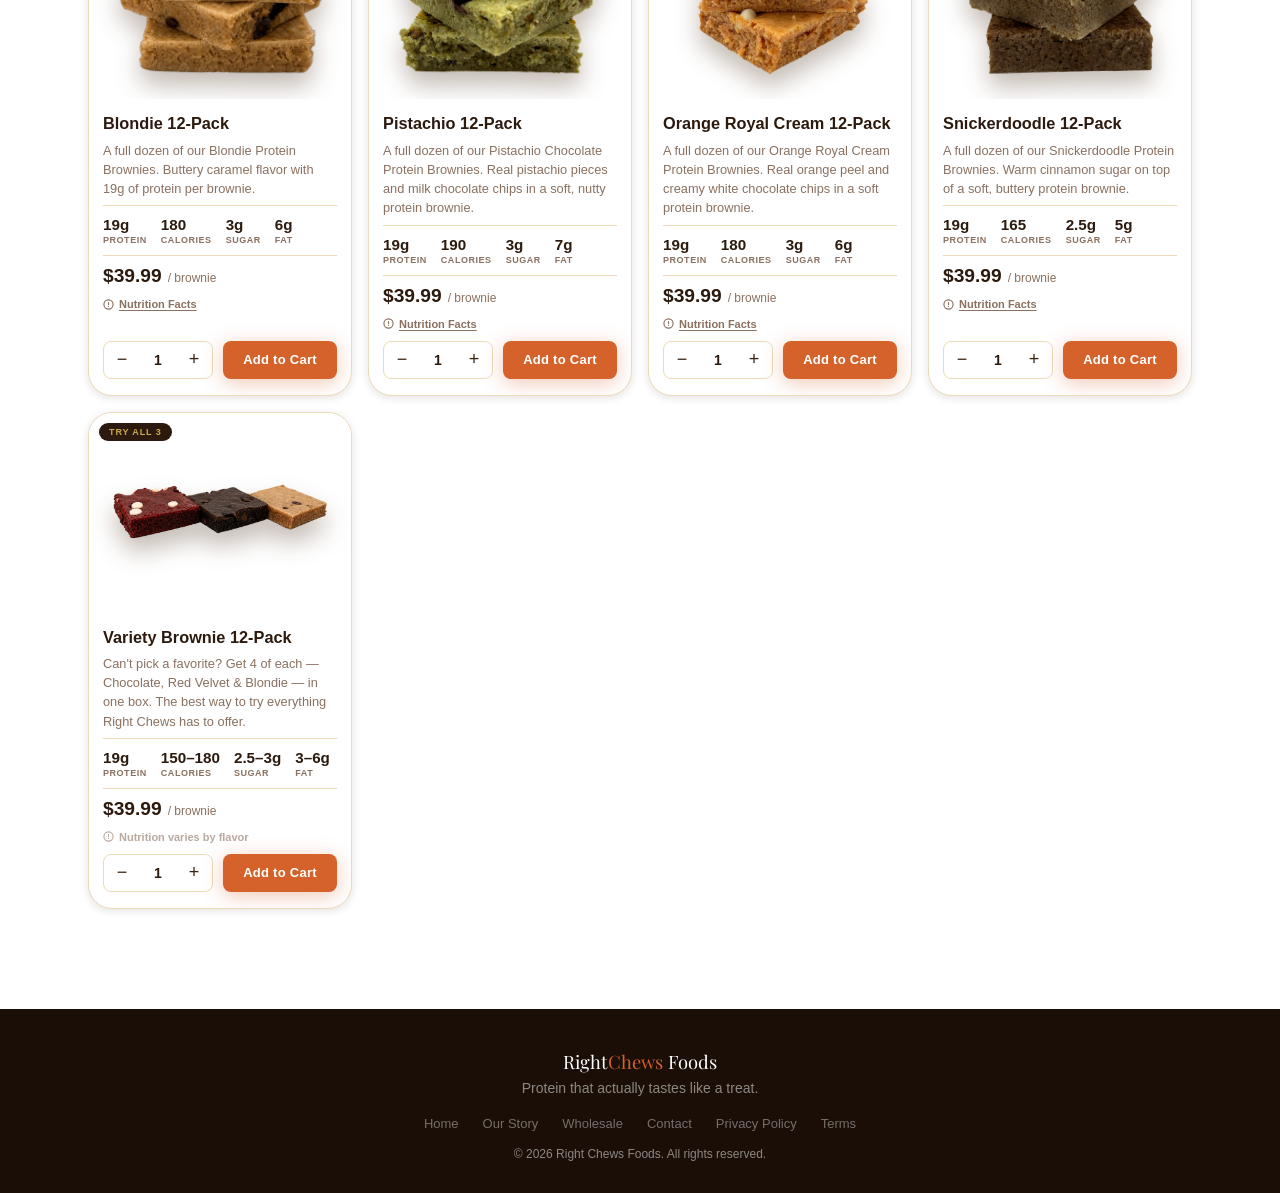
<file: shop.html>
<!DOCTYPE html>
<html lang="en">
<head>
  <meta charset="UTF-8" />
  <meta name="viewport" content="width=device-width, initial-scale=1.0" />
  <title>Buy Protein Brownies | High Protein Gym Snacks — Right Chews Foods</title>
  <link rel="icon" type="image/png" href="images/favicon.png" />
  <link rel="apple-touch-icon" href="images/apple-touch-icon.png" />
  <meta name="description" content="Buy protein brownies online — 19g clean protein per brownie. The perfect post-workout snack, gym treat, or healthy protein dessert. Chocolate, Red Velvet &amp; Blondie. Shop Pay accepted." />
  <meta name="robots" content="index, follow" />
  <meta name="author" content="Right Chews Foods" />
  <meta name="theme-color" content="#2C1A0E" />
  <meta name="keywords" content="buy protein brownies, protein brownies online, protein brownie, high protein snacks, gym snacks, fitness snacks, post workout snacks, healthy protein snacks, protein desserts, healthy brownies, whey protein brownies, clean protein snacks, macro friendly snacks, protein treats, gym food, protein snack shop, high protein gym snack" />
  <link rel="canonical" href="https://rightchewsfoods.com/shop.html" />
  <meta property="og:site_name" content="Right Chews Foods" />
  <meta property="og:type" content="website" />
  <meta property="og:url" content="https://rightchewsfoods.com/shop.html" />
  <meta property="og:title" content="Buy Protein Brownies Online — Right Chews Foods" />
  <meta property="og:description" content="19g protein per brownie. Shop protein brownies, healthy gym snacks &amp; post-workout treats. Chocolate, Red Velvet &amp; Blondie." />
  <meta property="og:image" content="https://rightchewsfoods.com/images/share-logo.jpg" />
  <meta property="og:image:width" content="1200" />
  <meta property="og:image:height" content="630" />
  <meta property="og:image:alt" content="Right Chews Protein Brownies — Chocolate, Red Velvet, Blondie" />
  <meta name="twitter:card" content="summary_large_image" />
  <meta name="twitter:title" content="Buy Protein Brownies Online — Right Chews Foods" />
  <meta name="twitter:description" content="19g protein per brownie. High-protein gym snacks, healthy brownies &amp; post-workout treats. Chocolate, Red Velvet &amp; Blondie." />
  <meta name="twitter:image" content="https://rightchewsfoods.com/images/share-logo.jpg" />
  <link rel="preload" as="image" href="images/rc-chocolate.jpg" />
  <link rel="preload" as="image" href="images/rc-red-velvet.jpg" />
  <link rel="preload" as="image" href="images/rc-blondie.jpg" />

  <link rel="preconnect" href="https://fonts.googleapis.com" />
  <link rel="preconnect" href="https://fonts.gstatic.com" crossorigin />
  <link href="https://fonts.googleapis.com/css2?family=Fredoka:wght@600;700&family=Playfair+Display:wght@700&display=swap" rel="stylesheet" />

  <style>
    /* ── Design Tokens (matches index.html) ─────────────── */
    :root {
      --brown-900: #1A0E07; --brown-800: #2C1A0E;
      --brown-700: #3D2411; --brown-600: #5C3518; --brown-500: #7A4A25;
      --cream-100: #FDF8F0; --cream-200: #F5ECD7; --cream-300: #EDD9B8;
      --orange: #D4622A; --orange-lt: #E07848;
      --gold: #C9A84C; --gold-lt: #D9BC72;
      --white: #FFFFFF; --text-muted: #8A7060;
      --radius-sm: 8px; --radius-md: 16px; --radius-lg: 24px; --radius-xl: 40px;
      --shadow-sm: 0 2px 8px rgba(44,26,14,.12);
      --shadow-md: 0 8px 32px rgba(44,26,14,.18);
      --shadow-lg: 0 20px 60px rgba(44,26,14,.25);
      --nav-h: 88px; --transition: 220ms ease;
    }

    /* ── Reset ──────────────────────────────────────────── */
    *, *::before, *::after { box-sizing: border-box; margin: 0; padding: 0; }
    html { scroll-behavior: smooth; }
    body {
      font-family: 'Helvetica Neue', Helvetica, Arial, sans-serif;
      background: var(--cream-100); color: var(--brown-800);
      -webkit-font-smoothing: antialiased; overflow-x: hidden;
    }
    img { display: block; max-width: 100%; }
    a { color: inherit; text-decoration: none; }
    button { cursor: pointer; border: none; background: none; font-family: inherit; }
    ul { list-style: none; }

    .container { max-width: 1200px; margin-inline: auto; padding-inline: clamp(16px,4vw,48px); }

    /* ── Buttons ────────────────────────────────────────── */
    .btn {
      display: inline-flex; align-items: center; gap: 8px;
      padding: 12px 24px; border-radius: var(--radius-xl);
      font-size: 14px; font-weight: 600; letter-spacing: .02em;
      transition: transform var(--transition), box-shadow var(--transition), background var(--transition);
      cursor: pointer; border: 2px solid transparent;
    }
    .btn:hover { transform: translateY(-2px); }
    .btn:active { transform: translateY(0); }
    .btn-primary { background: var(--orange); color: var(--white); box-shadow: 0 4px 20px rgba(212,98,42,.35); }
    .btn-primary:hover { background: var(--orange-lt); box-shadow: 0 8px 28px rgba(212,98,42,.45); }
    .btn-secondary { background: transparent; color: var(--brown-800); border-color: var(--brown-800); }
    .btn-secondary:hover { background: var(--brown-800); color: var(--white); }
    .btn-gold { background: var(--gold); color: var(--brown-900); box-shadow: 0 4px 20px rgba(201,168,76,.35); }
    .btn-gold:hover { background: var(--gold-lt); }
    .btn-sm { padding: 8px 18px; font-size: 13px; }

    /* ── Shipping Bar ───────────────────────────────────── */
    .shipping-bar {
      background: var(--brown-800); color: rgba(255,255,255,.8);
      padding: 10px; text-align: center;
      font-size: 13px; font-weight: 500;
      display: flex; align-items: center; justify-content: center; gap: 8px;
    }
    .shipping-bar__dot {
      width: 5px; height: 5px; border-radius: 50%;
      background: var(--gold); flex-shrink: 0;
    }

    /* ── Nav ────────────────────────────────────────────── */
    .nav {
      position: fixed; top: 0; left: 0; right: 0; z-index: 100;
      height: var(--nav-h);
      background: rgba(255,255,255,.97); backdrop-filter: blur(16px);
      border-bottom: 1px solid transparent;
      transition: border-color var(--transition), box-shadow var(--transition);
    }
    .nav.scrolled { border-color: var(--cream-300); box-shadow: 0 2px 20px rgba(44,26,14,.10); }
    .nav__inner { display: flex; align-items: center; justify-content: space-between; height: 100%; }
    .nav__logo { display: flex; align-items: center; padding: 12px 0; }
    .nav__logo img { height: 64px; width: auto; }
    .nav__links { display: flex; align-items: center; gap: 28px; }
    .nav__link {
      font-size: 14px; font-weight: 500; color: var(--brown-700);
      transition: color var(--transition); position: relative;
    }
    .nav__link::after {
      content: ''; position: absolute; bottom: -3px; left: 0;
      width: 0; height: 2px; background: var(--orange);
      transition: width var(--transition); border-radius: 2px;
    }
    .nav__link:hover { color: var(--orange); }
    .nav__link:hover::after, .nav__link.active::after { width: 100%; }
    .nav__link.active { color: var(--orange); }

    .nav__actions { display: flex; align-items: center; gap: 6px; }
    .nav__acct-btn {
      font-size: 13px; font-weight: 600; color: var(--brown-700);
      padding: 8px 14px; border-radius: var(--radius-xl);
      border: 1.5px solid var(--cream-300);
      transition: background var(--transition), border-color var(--transition);
      white-space: nowrap; cursor: pointer; background: none; font-family: inherit;
    }
    .nav__acct-btn:hover { background: var(--cream-200); }
    .nav__acct-btn.logged-in { border-color: var(--gold); color: var(--brown-800); background: rgba(201,168,76,.06); }

    .nav__cart-btn {
      width: 40px; height: 40px; border-radius: var(--radius-sm);
      display: flex; align-items: center; justify-content: center;
      color: var(--brown-700); transition: background var(--transition), color var(--transition);
      position: relative; cursor: pointer; background: none; border: none;
    }
    .nav__cart-btn:hover { background: var(--cream-200); color: var(--orange); }
    .nav__cart-badge {
      position: absolute; top: 4px; right: 3px;
      width: 18px; height: 18px; border-radius: 50%;
      background: var(--orange); color: var(--white);
      font-size: 10px; font-weight: 700;
      display: none; align-items: center; justify-content: center;
    }
    .nav__cart-badge.show { display: flex; }

    .nav__hamburger {
      display: none; flex-direction: column; gap: 5px;
      padding: 8px; background: none; border: none; cursor: pointer;
    }
    .nav__hamburger span { display: block; width: 22px; height: 2px; background: var(--brown-800); border-radius: 2px; transition: transform var(--transition), opacity var(--transition); }
    .nav__hamburger.open span:nth-child(1) { transform: translateY(7px) rotate(45deg); }
    .nav__hamburger.open span:nth-child(2) { opacity: 0; }
    .nav__hamburger.open span:nth-child(3) { transform: translateY(-7px) rotate(-45deg); }

    .nav__mobile {
      display: none; flex-direction: column;
      background: var(--cream-100); border-top: 1px solid var(--cream-300);
      position: fixed; top: var(--nav-h); left: 0; right: 0;
      padding: 20px 24px; box-shadow: var(--shadow-md); z-index: 99;
    }
    .nav__mobile.open { display: flex; }
    .nav__mobile .nav__link { padding: 12px 0; font-size: 16px; border-bottom: 1px solid var(--cream-300); }
    .nav__mobile-acct { margin-top: 16px; width: 100%; justify-content: center; border-radius: var(--radius-md) !important; }

    /* ── Wholesale Banner ───────────────────────────────── */
    .ws-banner {
      padding: 12px 24px; text-align: center;
      font-size: 13px; font-weight: 500;
      display: flex; align-items: center; justify-content: center; gap: 10px;
      flex-wrap: wrap;
    }
    .ws-banner.retail-mode { background: var(--cream-200); color: var(--brown-700); border-bottom: 1px solid var(--cream-300); }
    .ws-banner.wholesale-mode { background: linear-gradient(135deg, var(--brown-900), var(--brown-700)); color: rgba(255,255,255,.85); }
    .ws-banner__link { color: var(--orange); font-weight: 700; cursor: pointer; text-decoration: underline; }
    .ws-banner__link:hover { color: var(--orange-lt); }
    .ws-banner__tag {
      background: var(--gold); color: var(--brown-900);
      font-size: 10px; font-weight: 800; letter-spacing: .08em; text-transform: uppercase;
      padding: 3px 12px; border-radius: 100px;
    }

    /* ── Shop Hero (matches original rightchewsfoods.com) ── */
    .shop-hero { margin-top: var(--nav-h); position: relative; overflow: hidden; }
    .shop-hero__bg {
      width: 100%; height: clamp(380px, 60vh, 560px);
      object-fit: cover; object-position: center 48%; display: block;
    }
    .shop-hero__overlay {
      position: absolute; inset: 0;
      display: flex; flex-direction: column; align-items: center; justify-content: center; gap: 6px;
      text-align: center; pointer-events: none;
    }
    .shop-hero__overlay img {
      width: clamp(120px, 14vw, 190px); height: auto;
      filter: drop-shadow(0 4px 18px rgba(255,255,255,.9)) drop-shadow(0 2px 8px rgba(0,0,0,.12));
    }
    .shop-hero__h1 {
      font-family: 'Montserrat', 'Helvetica Neue', Helvetica, Arial, sans-serif;
      font-size: clamp(1.4rem, 3vw, 2.2rem); font-weight: 800; color: #fff; line-height: 1.15;
      text-shadow: 0 2px 12px rgba(0,0,0,.55), 0 1px 3px rgba(0,0,0,.6);
    }
    @media (max-width: 600px) {
      .shop-hero__bg { height: 300px; object-position: center 58%; }
    }
    /* Hero nav tabs (under the tagline, like the original site) */
    .hero-nav {
      display: flex; gap: 4px; margin-top: 16px;
      flex-wrap: wrap; justify-content: center;
      pointer-events: auto;
    }
    .hero-nav__link {
      font-family: 'Helvetica Neue', Helvetica, Arial, sans-serif; font-size: 13px; font-weight: 700;
      letter-spacing: .07em; text-transform: uppercase; color: #FFF;
      padding: 10px 17px; text-decoration: none;
      text-shadow: 0 1px 6px rgba(0,0,0,.55);
      transition: background 180ms ease, color 180ms ease;
    }
    .hero-nav__link:hover { background: rgba(0,0,0,.28); }
    .hero-nav__link.active { background: #FFE600; color: #1A1A1A; text-shadow: none; }

    /* ── Products Grid ──────────────────────────────────── */
    .shop-products { padding-top: 48px; padding-bottom: 100px; }
    .shop-products__grid {
      display: grid; grid-template-columns: repeat(4, 1fr); gap: 16px;
    }

    /* ── Product Card ───────────────────────────────────── */
    .pcard {
      background: var(--white); border-radius: var(--radius-lg);
      overflow: hidden; box-shadow: var(--shadow-sm); border: 1px solid var(--cream-300);
      transition: transform var(--transition), box-shadow var(--transition);
      display: flex; flex-direction: column;
    }
    .pcard:hover { transform: translateY(-4px); box-shadow: var(--shadow-md); }

    .pcard__visual { position: relative; height: 200px; overflow: hidden; background: #FFF; }
    .pcard__img {
      width: 100%; height: 100%; box-sizing: border-box; padding: 16px 16px 20px;
      object-fit: contain; object-position: center 50%;
      filter: drop-shadow(0 14px 12px rgba(60, 30, 8, .30));
      transition: transform 500ms ease, filter 500ms ease;
    }
    .pcard:hover .pcard__img { transform: scale(1.06); filter: drop-shadow(0 20px 16px rgba(60, 30, 8, .34)); }
    /* Legacy JPG shots carry their own background — fill the frame, no cutout shadow */
    .pcard__img[src$=".jpg"] { padding: 0; object-fit: cover; object-position: center 40%; filter: none; }
    .pcard:hover .pcard__img[src$=".jpg"] { filter: none; }
    .pcard__visual-overlay { position: absolute; inset: 0; background: none; pointer-events: none; }
    /* Round product sticker (e.g. "12 PACK"), styled like the 19g sticker
       on the home page. Text comes from the product's `sticker` field in
       js/shopify.js; change the look here, the wording there. */
    .psticker {
      position: absolute; top: 10px; right: 10px; z-index: 2;
      width: 54px; aspect-ratio: 1; border-radius: 50%;
      display: flex; flex-direction: column; align-items: center; justify-content: center;
      background: #754024; color: #FAF2E0;
      font-family: 'Fredoka', 'Montserrat', sans-serif; font-weight: 600;
      text-align: center; line-height: 1; text-transform: uppercase;
      box-shadow: 0 4px 10px rgba(60, 30, 8, .28);
      pointer-events: none;
    }
    .psticker__num { font-size: 1.3rem; letter-spacing: -.01em; }
    .psticker__word { margin-top: 2px; font-size: .55rem; font-weight: 700; letter-spacing: .04em; }
    .pdv__img-side .psticker { top: 62px; right: 18px; width: 84px; }
    .pdv__img-side .psticker__num { font-size: 2rem; }
    .pdv__img-side .psticker__word { font-size: .82rem; margin-top: 3px; }

    .pcard__badge {
      position: absolute; top: 10px; left: 10px; z-index: 2;
      background: var(--brown-800); color: var(--gold);
      font-size: 9px; font-weight: 800; letter-spacing: .1em; text-transform: uppercase;
      padding: 4px 10px; border-radius: 100px;
    }

    /* Coming Soon card */
    .pcard--coming-soon .pcard__visual::after {
      content: ''; position: absolute; inset: 0;
      background: rgba(44,26,14,.52); backdrop-filter: blur(2px); z-index: 1;
    }
    .pcard__coming-badge {
      position: absolute; top: 50%; left: 50%; transform: translate(-50%,-50%);
      z-index: 2; background: var(--gold); color: var(--brown-900);
      font-size: 10px; font-weight: 800; letter-spacing: .12em; text-transform: uppercase;
      padding: 6px 16px; border-radius: 100px; white-space: nowrap;
    }
    .pcard--coming-soon .pcard__body { opacity: .7; }
    /* .pcard__atc has flex: 1 so it stretches beside the qty stepper. Alone
       in the column-direction card body that same rule stretched it
       vertically, so the button height changed with each card's text. */
    .pcard--coming-soon .pcard__atc { flex: none; width: 100%; white-space: normal; text-align: center; line-height: 1.2; }

    .pcard__body { padding: 14px 14px 16px; display: flex; flex-direction: column; gap: 7px; flex: 1; }
    .pcard__name { font-family: 'Helvetica Neue', Helvetica, Arial, sans-serif; font-size: 1.02rem; font-weight: 700; color: var(--brown-800); line-height: 1.25; }
    .pcard__desc { font-size: .8rem; line-height: 1.5; color: var(--text-muted); }

    .pcard__macros {
      display: flex; gap: 14px; padding: 10px 0;
      border-top: 1px solid var(--cream-300); border-bottom: 1px solid var(--cream-300);
    }
    .pcard__macro { display: flex; flex-direction: column; gap: 2px; }
    .pcard__macro-val { font-size: .95rem; font-weight: 700; color: var(--brown-800); }
    .pcard__macro-key { font-size: 9px; font-weight: 700; letter-spacing: .06em; text-transform: uppercase; color: var(--text-muted); }

    .pcard__price-row { display: flex; align-items: baseline; gap: 6px; margin-top: 2px; }
    .pcard__price { font-size: 1.2rem; font-weight: 800; color: var(--brown-800); }
    .pcard__price.ws { color: var(--orange); }
    .pcard__price-crossed { font-size: .9rem; color: var(--text-muted); text-decoration: line-through; }
    .pcard__price-each { font-size: 12px; color: var(--text-muted); }
    .pcard__ws-pill {
      font-size: 10px; font-weight: 700; letter-spacing: .06em; text-transform: uppercase;
      color: var(--orange); background: rgba(212,98,42,.08);
      padding: 3px 10px; border-radius: 100px;
    }

    .pcard__controls { display: flex; align-items: center; gap: 10px; margin-top: auto; padding-top: 4px; }
    .pcard__qty {
      display: flex; align-items: center;
      border: 1.5px solid var(--cream-300); border-radius: var(--radius-sm); overflow: hidden;
    }
    .pcard__qty-btn {
      width: 36px; height: 36px; display: flex; align-items: center; justify-content: center;
      color: var(--brown-700); font-size: 18px; font-weight: 300;
      transition: background var(--transition);
    }
    .pcard__qty-btn:hover { background: var(--cream-200); color: var(--orange); }
    .pcard__qty-num { width: 36px; text-align: center; font-size: 14px; font-weight: 600; color: var(--brown-800); }
    .pcard__atc {
      flex: 1; justify-content: center; height: 38px; padding: 0 16px;
      border-radius: var(--radius-sm); font-size: 13px;
    }

    /* ── Cart Overlay + Drawer ──────────────────────────── */
    .cart-overlay {
      position: fixed; inset: 0; z-index: 200;
      background: rgba(26,14,7,.55); backdrop-filter: blur(4px);
      opacity: 0; pointer-events: none; transition: opacity var(--transition);
    }
    .cart-overlay.open { opacity: 1; pointer-events: auto; }

    .cart-drawer {
      position: fixed; top: 0; right: 0; bottom: 0; z-index: 201;
      width: 420px; max-width: 100vw;
      background: var(--cream-100); box-shadow: -8px 0 60px rgba(0,0,0,.18);
      transform: translateX(100%); transition: transform 320ms cubic-bezier(.4,0,.2,1);
      display: flex; flex-direction: column;
    }
    .cart-drawer.open { transform: translateX(0); }

    .cart-drawer__head {
      display: flex; align-items: center; justify-content: space-between;
      padding: 22px 24px; border-bottom: 1px solid var(--cream-300);
    }
    .cart-drawer__title {
      font-family: 'Helvetica Neue', Helvetica, Arial, sans-serif;
      font-size: 1.25rem; font-weight: 700; color: var(--brown-800);
      display: flex; align-items: center; gap: 10px;
    }
    .cart-drawer__badge {
      background: var(--orange); color: var(--white);
      font-size: 11px; font-weight: 700;
      width: 22px; height: 22px; border-radius: 50%;
      display: flex; align-items: center; justify-content: center;
    }
    .cart-close-btn {
      width: 36px; height: 36px; border-radius: 50%; background: var(--cream-200);
      display: flex; align-items: center; justify-content: center;
      font-size: 20px; line-height: 1; color: var(--brown-800);
      transition: background var(--transition);
    }
    .cart-close-btn:hover { background: var(--cream-300); }

    .cart-drawer__body { flex: 1; overflow-y: auto; padding: 12px 16px; }

    .cart-empty {
      display: flex; flex-direction: column; align-items: center;
      justify-content: center; min-height: 260px; gap: 14px;
      text-align: center; padding: 40px;
    }
    .cart-empty__icon {
      width: 64px; height: 64px; border-radius: 50%; background: var(--cream-200);
      display: flex; align-items: center; justify-content: center; color: var(--text-muted);
    }
    .cart-empty__title { font-family: 'Helvetica Neue', Helvetica, Arial, sans-serif; font-size: 1.15rem; font-weight: 700; color: var(--brown-700); }
    .cart-empty__sub { font-size: .875rem; color: var(--text-muted); }

    .cart-item {
      display: flex; gap: 14px; padding: 16px 0; border-bottom: 1px solid var(--cream-300);
    }
    .cart-item:last-child { border-bottom: none; }
    .cart-item__img { width: 72px; height: 88px; border-radius: 10px; object-fit: contain; background: #FFF; padding: 4px; flex-shrink: 0; }
    .cart-item__info { flex: 1; display: flex; flex-direction: column; gap: 4px; min-width: 0; }
    .cart-item__name { font-size: 14px; font-weight: 600; color: var(--brown-800); white-space: nowrap; overflow: hidden; text-overflow: ellipsis; }
    .cart-item__variant { font-size: 12px; color: var(--text-muted); }
    .cart-item__ws-tag { font-size: 10px; font-weight: 700; color: var(--orange); text-transform: uppercase; letter-spacing: .04em; }
    .cart-item__price { font-size: 15px; font-weight: 700; color: var(--brown-800); }
    .cart-item__controls { display: flex; align-items: center; gap: 10px; margin-top: 4px; }
    .cart-item__qty { display: flex; align-items: center; border: 1.5px solid var(--cream-300); border-radius: 8px; }
    .cart-item__qty-btn {
      width: 28px; height: 28px; display: flex; align-items: center; justify-content: center;
      color: var(--brown-700); font-size: 15px; transition: background var(--transition);
    }
    .cart-item__qty-btn:hover { background: var(--cream-200); }
    .cart-item__qty-num { width: 28px; text-align: center; font-size: 13px; font-weight: 600; color: var(--brown-800); }
    .cart-item__remove { font-size: 12px; color: var(--text-muted); cursor: pointer; text-decoration: underline; transition: color var(--transition); }
    .cart-item__remove:hover { color: #DC2626; }

    .cart-drawer__foot { padding: 20px 24px; border-top: 1px solid var(--cream-300); }
    .cart-subtotal { display: flex; justify-content: space-between; align-items: baseline; margin-bottom: 14px; }
    .cart-subtotal__lbl { font-size: 14px; color: var(--text-muted); }
    .cart-subtotal__val { font-family: 'Helvetica Neue', Helvetica, Arial, sans-serif; font-size: 1.35rem; font-weight: 700; color: var(--brown-800); }
    .cart-checkout-btn { width: 100%; justify-content: center; padding: 15px; font-size: 15px; }
    .cart-shoppay-note { display: flex; align-items: center; justify-content: center; gap: 6px; margin-top: 10px; font-size: 12px; color: var(--text-muted); }

    /* ── Account Modal ──────────────────────────────────── */
    .acct-overlay {
      position: fixed; inset: 0; z-index: 300;
      background: rgba(26,14,7,.65); backdrop-filter: blur(8px);
      display: flex; align-items: center; justify-content: center; padding: 24px;
      opacity: 0; pointer-events: none; transition: opacity var(--transition);
    }
    .acct-overlay.open { opacity: 1; pointer-events: auto; }

    .acct-modal {
      background: var(--cream-100); border-radius: var(--radius-lg);
      width: 100%; max-width: 440px; box-shadow: var(--shadow-lg);
      transform: scale(.96) translateY(10px);
      transition: transform 280ms cubic-bezier(.34,1.56,.64,1);
      overflow: hidden;
    }
    .acct-overlay.open .acct-modal { transform: scale(1) translateY(0); }

    .acct-modal__head {
      display: flex; align-items: center; justify-content: space-between;
      padding: 26px 28px; border-bottom: 1px solid var(--cream-300);
    }
    .acct-modal__title { font-family: 'Helvetica Neue', Helvetica, Arial, sans-serif; font-size: 1.3rem; font-weight: 700; color: var(--brown-800); }
    .acct-close-btn {
      width: 32px; height: 32px; border-radius: 50%; background: var(--cream-200);
      display: flex; align-items: center; justify-content: center;
      font-size: 18px; line-height: 1; color: var(--brown-800);
      transition: background var(--transition);
    }
    .acct-close-btn:hover { background: var(--cream-300); }

    .acct-modal__body { padding: 28px; }

    .acct-tabs {
      display: flex; background: var(--cream-200); padding: 4px;
      border-radius: 100px; border: 1px solid var(--cream-300); margin-bottom: 24px;
    }
    .acct-tab {
      flex: 1; padding: 9px 12px; border-radius: 100px;
      font-size: 13px; font-weight: 600; color: var(--brown-700);
      text-align: center; cursor: pointer;
      transition: background var(--transition), color var(--transition);
    }
    .acct-tab.active { background: var(--white); color: var(--brown-800); box-shadow: var(--shadow-sm); }

    .acct-field { margin-bottom: 16px; }
    .acct-field label { display: block; font-size: 13px; font-weight: 600; color: var(--brown-700); margin-bottom: 6px; }
    .acct-input {
      width: 100%; padding: 12px 14px;
      border: 1.5px solid var(--cream-300); border-radius: var(--radius-sm);
      font-family: 'Helvetica Neue', Helvetica, Arial, sans-serif; font-size: 14px; color: var(--brown-800);
      background: var(--white); transition: border-color var(--transition), box-shadow var(--transition);
    }
    .acct-input:focus { outline: none; border-color: var(--orange); box-shadow: 0 0 0 3px rgba(212,98,42,.12); }
    .acct-error { font-size: 12px; color: #DC2626; margin-top: 6px; }
    .acct-submit { width: 100%; justify-content: center; padding: 14px; margin-top: 4px; }
    .acct-footnote { text-align: center; margin-top: 14px; font-size: 13px; color: var(--text-muted); }
    .acct-footnote a { color: var(--orange); cursor: pointer; }

    /* Logged-in state */
    .acct-logged-in { text-align: center; }
    .acct-avatar {
      width: 64px; height: 64px; border-radius: 50%;
      background: linear-gradient(135deg, var(--brown-800), var(--brown-600));
      display: flex; align-items: center; justify-content: center;
      margin: 0 auto 16px;
      font-family: 'Helvetica Neue', Helvetica, Arial, sans-serif; font-size: 1.5rem; font-weight: 700; color: var(--white);
    }
    .acct-name { font-family: 'Helvetica Neue', Helvetica, Arial, sans-serif; font-size: 1.2rem; font-weight: 700; color: var(--brown-800); }
    .acct-email-lbl { font-size: 13px; color: var(--text-muted); margin-top: 3px; }
    .acct-tier-box {
      margin: 18px auto 0; max-width: 290px;
      background: rgba(201,168,76,.1); border: 1.5px solid var(--gold);
      border-radius: var(--radius-md); padding: 14px 20px;
    }
    .acct-tier-label { font-size: 10px; font-weight: 700; letter-spacing: .1em; text-transform: uppercase; color: var(--text-muted); margin-bottom: 4px; }
    .acct-tier-name { font-size: .9rem; font-weight: 700; color: var(--brown-800); }
    .acct-logout { display: block; margin: 20px auto 0; font-size: 13px; color: var(--text-muted); cursor: pointer; text-decoration: underline; }
    .acct-logout:hover { color: #DC2626; }

    /* ── Footer ─────────────────────────────────────────── */
    .shop-footer {
      background: var(--brown-900); color: rgba(255,255,255,.5);
      padding: 40px 0 32px; text-align: center;
    }
    .shop-footer__brand { font-family: 'Playfair Display', serif; font-size: 1.15rem; color: var(--white); margin-bottom: 6px; }
    .shop-footer__brand span { color: var(--orange); }
    .shop-footer__tag { font-size: .875rem; }
    .shop-footer__links { display: flex; gap: 24px; justify-content: center; margin-top: 20px; flex-wrap: wrap; }
    .shop-footer__links a { font-size: 13px; color: rgba(255,255,255,.4); transition: color var(--transition); }
    .shop-footer__links a:hover { color: var(--white); }
    .shop-footer__copy { font-size: 12px; margin-top: 16px; }

    /* ── Responsive ─────────────────────────────────────── */
    /* ── Nutrition label link ───────────────────────────── */
    .pcard__nutrition-link {
      display: inline-flex; align-items: center; gap: 5px;
      font-size: 11px; font-weight: 600; color: var(--text-muted);
      cursor: pointer; text-decoration: underline; text-underline-offset: 2px;
      margin-top: 4px; transition: color var(--transition);
    }
    .pcard__nutrition-link:hover { color: var(--orange); }
    .pcard__nutrition-tba {
      display: inline-flex; align-items: center; gap: 5px;
      font-size: 11px; font-weight: 600; color: var(--text-muted);
      margin-top: 4px; opacity: .6;
    }

    /* ── Nutrition modal shell ──────────────────────────── */
    .nutr-overlay {
      position: fixed; inset: 0; z-index: 400;
      background: rgba(26,14,7,.72); backdrop-filter: blur(6px);
      display: flex; align-items: center; justify-content: center; padding: 20px;
      opacity: 0; pointer-events: none; transition: opacity 220ms ease;
    }
    .nutr-overlay.open { opacity: 1; pointer-events: auto; }
    .nutr-modal {
      background: var(--cream-100); border-radius: var(--radius-lg);
      max-width: 380px; width: 100%;
      max-height: 90vh; display: flex; flex-direction: column;
      box-shadow: var(--shadow-lg);
      transform: scale(.95) translateY(12px);
      transition: transform 260ms cubic-bezier(.34,1.56,.64,1);
    }
    .nutr-overlay.open .nutr-modal { transform: scale(1) translateY(0); }
    .nutr-modal__head {
      display: flex; align-items: center; justify-content: space-between;
      padding: 14px 18px; border-bottom: 1px solid var(--cream-300); flex-shrink: 0;
    }
    .nutr-modal__title { font-family: 'Helvetica Neue', Helvetica, Arial, sans-serif; font-size: .95rem; font-weight: 700; color: var(--brown-800); }
    .nutr-close {
      width: 28px; height: 28px; border-radius: 50%; background: var(--cream-200);
      display: flex; align-items: center; justify-content: center;
      font-size: 16px; color: var(--brown-800); transition: background var(--transition);
    }
    .nutr-close:hover { background: var(--cream-300); }
    .nutr-modal__body { overflow-y: auto; padding: 20px; }

    /* ── FDA-style nutrition facts label ────────────────── */
    .nf {
      font-family: 'Helvetica Neue', Helvetica, Arial, sans-serif;
      border: 2px solid #000; padding: 6px 6px 8px;
      background: #fff; color: #000; font-size: 13px; line-height: 1.3;
    }
    .nf__title { font-size: 34px; font-weight: 900; letter-spacing: -.02em; line-height: 1; }
    .nf__serving-info { font-size: 12px; margin: 3px 0 1px; }
    .nf__servsize { font-size: 12px; display: flex; justify-content: space-between; font-weight: 700; }
    .nf__hr { border: none; margin: 0; }
    .nf__hr--thick  { border-top: 8px solid #000; margin: 5px 0 3px; }
    .nf__hr--medium { border-top: 4px solid #000; margin: 4px 0; }
    .nf__hr--thin   { border-top: 1px solid #000; margin: 2px 0; }
    .nf__cal-row { display: flex; justify-content: space-between; align-items: flex-end; margin: 2px 0; }
    .nf__cal-label { font-size: 14px; font-weight: 700; }
    .nf__cal-num { font-size: 52px; font-weight: 900; line-height: 1; }
    .nf__dv-header { text-align: right; font-size: 10px; font-weight: 700; margin: 3px 0 2px; }
    .nf__row { display: flex; justify-content: space-between; align-items: baseline; font-size: 12px; padding: 1px 0; }
    .nf__row--indent { padding-left: 14px; }
    .nf__row--indent2 { padding-left: 28px; }
    .nf__row b { font-weight: 700; }
    .nf__footer { font-size: 9.5px; line-height: 1.45; margin-top: 5px; }
    .nf__ingredients { font-size: 10px; line-height: 1.55; margin-top: 10px; border-top: 1px solid #000; padding-top: 8px; }
    .nf__allergens { font-size: 10px; font-weight: 700; margin-top: 4px; }

    /* ── Quick-view hint on card image ─────────────────── */
    .pcard__visual { cursor: pointer; }
    .pcard__quickview {
      position: absolute; bottom: 10px; left: 50%; transform: translateX(-50%);
      background: rgba(255,255,255,.92); color: var(--brown-800);
      font-size: 10px; font-weight: 800; letter-spacing: .1em; text-transform: uppercase;
      padding: 5px 14px; border-radius: 100px; white-space: nowrap;
      opacity: 0; transition: opacity var(--transition); z-index: 3; pointer-events: none;
    }
    .pcard__visual:hover .pcard__quickview { opacity: 1; }
    .pcard__name { cursor: pointer; }
    .pcard__name:hover { color: var(--orange); }

    /* ── Product Detail (Quickview) Modal ───────────────── */
    .pdv-overlay {
      position: fixed; inset: 0; z-index: 350;
      background: rgba(26,14,7,.72); backdrop-filter: blur(8px);
      display: flex; align-items: center; justify-content: center; padding: 20px;
      opacity: 0; pointer-events: none; transition: opacity 240ms ease;
    }
    .pdv-overlay.open { opacity: 1; pointer-events: auto; }
    .pdv-modal {
      background: var(--cream-100); border-radius: var(--radius-lg);
      width: 100%; max-width: 860px; max-height: 90vh;
      display: grid; grid-template-columns: 1fr 1fr;
      overflow: hidden; box-shadow: var(--shadow-lg);
      transform: scale(.94) translateY(16px);
      transition: transform 280ms cubic-bezier(.34,1.56,.64,1);
    }
    .pdv-overlay.open .pdv-modal { transform: scale(1) translateY(0); }
    .pdv__img-side {
      position: relative; background: #FFF; min-height: 420px;
    }
    .pdv__img-side img {
      width: 100%; height: 100%; box-sizing: border-box; padding: 28px;
      object-fit: contain; display: block;
      filter: drop-shadow(0 20px 16px rgba(60, 30, 8, .30));
    }
    .pdv__img-side img[src$=".jpg"] { padding: 0; object-fit: cover; filter: none; }
    .pdv__close {
      position: absolute; top: 14px; right: 14px; z-index: 2;
      width: 36px; height: 36px; border-radius: 50%;
      background: rgba(255,255,255,.88); backdrop-filter: blur(4px);
      display: flex; align-items: center; justify-content: center;
      font-size: 22px; line-height: 1; color: var(--brown-800);
      transition: background var(--transition); cursor: pointer;
    }
    .pdv__close:hover { background: var(--white); }
    .pdv__info-side {
      overflow-y: auto; padding: 32px 28px;
      display: flex; flex-direction: column; gap: 14px;
    }
    .pdv__badge {
      display: inline-block; background: var(--brown-800); color: var(--gold);
      font-size: 9px; font-weight: 800; letter-spacing: .1em; text-transform: uppercase;
      padding: 4px 12px; border-radius: 100px; width: fit-content;
    }
    .pdv__title {
      font-family: 'Helvetica Neue', Helvetica, Arial, sans-serif;
      font-size: 1.55rem; font-weight: 700; color: var(--brown-800); line-height: 1.2;
    }
    .pdv__price-row { display: flex; align-items: baseline; gap: 8px; }
    .pdv__price { font-size: 1.45rem; font-weight: 800; color: var(--brown-800); }
    .pdv__price.ws { color: var(--orange); }
    .pdv__price-crossed { font-size: 1rem; color: var(--text-muted); text-decoration: line-through; }
    .pdv__ws-pill {
      font-size: 11px; font-weight: 700; color: var(--orange);
      background: rgba(212,98,42,.08); padding: 3px 10px; border-radius: 100px;
    }
    .pdv__desc { font-size: .93rem; line-height: 1.72; color: var(--brown-600); }
    .pdv__macros {
      display: flex; border: 1px solid var(--cream-300); border-radius: var(--radius-md); overflow: hidden;
    }
    .pdv__macro {
      flex: 1; text-align: center; padding: 12px 6px;
      border-right: 1px solid var(--cream-300);
    }
    .pdv__macro:last-child { border-right: none; }
    .pdv__macro-val { font-size: 1.05rem; font-weight: 800; color: var(--brown-800); display: block; }
    .pdv__macro-key { font-size: 9px; font-weight: 700; letter-spacing: .07em; text-transform: uppercase; color: var(--text-muted); }
    .pdv__controls { display: flex; gap: 12px; align-items: center; }
    .pdv__qty {
      display: flex; align-items: center;
      border: 1.5px solid var(--cream-300); border-radius: var(--radius-sm); overflow: hidden; flex-shrink: 0;
    }
    .pdv__qty-btn {
      width: 40px; height: 44px; display: flex; align-items: center; justify-content: center;
      color: var(--brown-700); font-size: 20px; transition: background var(--transition);
    }
    .pdv__qty-btn:hover { background: var(--cream-200); color: var(--orange); }
    .pdv__qty-num { width: 40px; text-align: center; font-size: 15px; font-weight: 600; color: var(--brown-800); }
    .pdv__atc { flex: 1; justify-content: center; height: 44px; font-size: 14px; border-radius: var(--radius-sm); }
    .pdv__divider { border: none; border-top: 1px solid var(--cream-300); margin: 0; }
    .pdv__nutr-toggle {
      display: flex; align-items: center; justify-content: space-between;
      padding: 4px 0; cursor: pointer;
      font-size: 13px; font-weight: 600; color: var(--brown-700); user-select: none;
    }
    .pdv__nutr-toggle:hover { color: var(--orange); }
    .pdv__nutr-chevron { font-size: 10px; transition: transform 220ms ease; display: inline-block; }
    .pdv__nutr-chevron.open { transform: rotate(180deg); }
    .pdv__nutr-body { display: none; padding-top: 12px; }
    .pdv__nutr-body.open { display: block; }
    @media (max-width: 680px) {
      .pdv-modal { grid-template-columns: 1fr; max-height: 95vh; }
      .pdv__img-side { min-height: 240px; max-height: 260px; }
      .pdv__info-side { padding: 22px 18px; }
    }

    @media (max-width: 1100px) { .shop-products__grid { grid-template-columns: repeat(3, 1fr); } }
    @media (max-width: 768px)  { .shop-products__grid { grid-template-columns: repeat(2, 1fr); } }
    @media (max-width: 640px) {
      .nav__links, .nav__acct-btn { display: none; }
      .nav__hamburger { display: flex; }
      .shop-products__grid { grid-template-columns: repeat(2, 1fr); max-width: unset; margin-inline: unset; gap: 10px; }
      .cart-drawer { width: 100vw; }
      .pcard__body { padding: 10px 10px 12px; gap: 6px; }
      .pcard__name { font-size: .9rem; }
      .pcard__desc { display: none; }
      .pcard__macros { gap: 8px; }
      .pcard__macro-val { font-size: .82rem; }
      .pcard__macro-key { font-size: 8px; }
      .pcard__controls { flex-direction: column; gap: 6px; }
      .pcard__qty { width: 100%; justify-content: center; }
      .pcard__qty-btn { width: 40px; height: 36px; }
      .pcard__qty-num { width: 40px; }
      .pcard__atc { flex: none; width: 100%; font-size: 12px; padding: 0 8px; white-space: nowrap; }
    }
    @media (max-width: 400px) {
      .shop-products__grid { grid-template-columns: 1fr; }
    }
  </style>

  <!-- Site chrome: loaded after the inline block so it wins the cascade -->
  <link rel="stylesheet" href="css/site.css?v=20261007b" />
  <style>
    /* Undo the old fixed-height bar so the shared sticky nav can breathe */
    .nav { position: sticky; height: auto; backdrop-filter: none; background: #FFF; }
    .nav__inner { height: auto; }
    .nav__logo { padding: 0; }
    .nav__logo img { height: auto; width: 128px; }
    .shop-hero { display: none !important; }
    .shop-products { padding-top: 8px; }
    /* The account + cart controls are <button>s here, not links */
    .nav__acct-btn {
      font-family: 'Helvetica Neue', Helvetica, Arial, sans-serif; font-size: .92rem; font-weight: 500;
      color: #23180F; border: 1px solid #E2C7A8; border-radius: 999px;
      padding: 8px 26px; background: #FFF; cursor: pointer;
      transition: border-color 180ms ease, color 180ms ease;
    }
    .nav__acct-btn:hover { border-color: var(--rc-orange); color: var(--rc-orange); background: #FFF; }
    .nav__cart-btn {
      position: relative; display: flex; align-items: center; justify-content: center;
      background: none; border: 0; cursor: pointer; color: #3A2A1C; padding: 0;
    }
    .nav__cart-btn:hover { background: none; color: var(--rc-orange); }
  </style>
  <script type="application/ld+json">
  {
    "@context": "https://schema.org",
    "@type": "ItemList",
    "name": "Right Chews Protein Brownies",
    "url": "https://rightchewsfoods.com/shop.html",
    "itemListElement": [
      {
        "@type": "ListItem", "position": 1,
        "item": {
          "@type": "Product",
          "name": "Chocolate Protein Brownie",
          "description": "Deep, rich cocoa meets 19g of clean whey protein. Powerful, indulgent, and impossible to put down.",
          "image": "images/rc-chocolate.jpg",
          "brand": { "@type": "Brand", "name": "Right Chews Foods" },
          "sku": "RC-CHOC-001",
          "offers": { "@type": "Offer", "price": "3.99", "priceCurrency": "USD", "availability": "https://schema.org/InStock", "url": "https://rightchewsfoods.com/shop.html" },
          "nutrition": { "@type": "NutritionInformation", "calories": "250 calories", "proteinContent": "20 g", "fatContent": "8 g", "sugarContent": "5 g" }
        }
      },
      {
        "@type": "ListItem", "position": 2,
        "item": {
          "@type": "Product",
          "name": "Red Velvet Protein Brownie",
          "description": "Velvety texture with hints of vanilla and cocoa. 19g of protein per bite.",
          "image": "images/rc-red-velvet.jpg",
          "brand": { "@type": "Brand", "name": "Right Chews Foods" },
          "sku": "RC-RV-001",
          "offers": { "@type": "Offer", "price": "3.99", "priceCurrency": "USD", "availability": "https://schema.org/InStock", "url": "https://rightchewsfoods.com/shop.html" },
          "nutrition": { "@type": "NutritionInformation", "calories": "245 calories", "proteinContent": "20 g", "fatContent": "7 g", "sugarContent": "5 g" }
        }
      },
      {
        "@type": "ListItem", "position": 3,
        "item": {
          "@type": "Product",
          "name": "Blondie Protein Brownie",
          "description": "Buttery caramel notes, golden texture, and 19g of protein.",
          "image": "images/rc-blondie.jpg",
          "brand": { "@type": "Brand", "name": "Right Chews Foods" },
          "sku": "RC-BLO-001",
          "offers": { "@type": "Offer", "price": "3.99", "priceCurrency": "USD", "availability": "https://schema.org/InStock", "url": "https://rightchewsfoods.com/shop.html" },
          "nutrition": { "@type": "NutritionInformation", "calories": "255 calories", "proteinContent": "20 g", "fatContent": "8 g", "sugarContent": "5 g" }
        }
      },
      {
        "@type": "ListItem", "position": 4,
        "item": {
          "@type": "Product",
          "name": "Chocolate Protein Brownie 12-Pack",
          "description": "A full dozen of our bestselling Chocolate Protein Brownies. 19g protein each.",
          "image": "images/3.0/chocolate-12pack.webp",
          "brand": { "@type": "Brand", "name": "Right Chews Foods" },
          "sku": "RC-CHOC-012",
          "offers": { "@type": "Offer", "price": "39.99", "priceCurrency": "USD", "availability": "https://schema.org/InStock", "url": "https://rightchewsfoods.com/shop.html" }
        }
      },
      {
        "@type": "ListItem", "position": 5,
        "item": {
          "@type": "Product",
          "name": "Red Velvet Protein Brownie 12-Pack",
          "description": "A full dozen of our Red Velvet Protein Brownies. 19g protein each.",
          "image": "images/3.0/red-velvet-12pack.webp",
          "brand": { "@type": "Brand", "name": "Right Chews Foods" },
          "sku": "RC-RV-012",
          "offers": { "@type": "Offer", "price": "39.99", "priceCurrency": "USD", "availability": "https://schema.org/InStock", "url": "https://rightchewsfoods.com/shop.html" }
        }
      },
      {
        "@type": "ListItem", "position": 6,
        "item": {
          "@type": "Product",
          "name": "Blondie Protein Brownie 12-Pack",
          "description": "A full dozen of our Blondie Protein Brownies. 19g protein each.",
          "image": "images/3.0/blondie-12pack.webp",
          "brand": { "@type": "Brand", "name": "Right Chews Foods" },
          "sku": "RC-BLO-012",
          "offers": { "@type": "Offer", "price": "39.99", "priceCurrency": "USD", "availability": "https://schema.org/InStock", "url": "https://rightchewsfoods.com/shop.html" }
        }
      }
    ]
  }
  </script>
  <script src="js/source.js?v=20261120"></script>
</head>
<body>

  <!-- ═══ SHIPPING BAR ═══ -->
  <div class="shipping-bar">
    <span class="shipping-bar__dot"></span>
    Shop Pay available at checkout
    <span class="shipping-bar__dot"></span>
  </div>

  <!-- ═══ NAV ═══ -->
  <nav class="nav" id="nav">
    <div class="container">
      <div class="nav__inner">
        <a href="index.html" class="nav__logo" aria-label="Right Chews Foods home">
          <img src="images/rc-logo.png" alt="Right Chews Foods" />
        </a>

        <div class="nav__links" id="navLinks">
          <a href="index.html" class="nav__link">Home</a>
          <a href="shop.html" class="nav__link active">Shop</a>
          <a href="about.html" class="nav__link">About Us</a>
          <a href="contact.html" class="nav__link">Contact</a>
          <a href="https://shopify.com/99813130607/account" class="nav__link nav__link--mobile">Login</a>
        </div>

        <div class="nav__actions">
          <button class="nav__acct-btn" id="acctBtn">Login</button>
          <button class="nav__cart-btn" id="cartBtn" aria-label="Open cart">
            <svg width="21" height="21" viewBox="0 0 24 24" fill="none" stroke="currentColor" stroke-width="1.8" stroke-linecap="round" stroke-linejoin="round"><path d="M6 2L3 6v14a2 2 0 002 2h14a2 2 0 002-2V6l-3-4z"/><line x1="3" y1="6" x2="21" y2="6"/><path d="M16 10a4 4 0 01-8 0"/></svg>
            <span class="nav__cart-badge" id="cartBadge">0</span>
          </button>
        </div>

        <button class="nav__toggle" id="navToggle" aria-label="Menu" aria-expanded="false">
          <svg width="26" height="26" viewBox="0 0 24 24" fill="none" stroke="currentColor" stroke-width="2" stroke-linecap="round"><line x1="3" y1="7" x2="21" y2="7"/><line x1="3" y1="12" x2="21" y2="12"/><line x1="3" y1="17" x2="21" y2="17"/></svg>
        </button>
      </div>
    </div>
  </nav>

  <!-- ═══ WHOLESALE BANNER ═══ -->
  <div class="ws-banner retail-mode" id="wsBanner">
    <span>Are you a gym, gym owner, or retailer?</span>
    <a class="ws-banner__link" id="wsBannerLink" href="wholesale.html">Apply for wholesale →</a>
  </div>

  <!-- ═══ SHOP HEADER ═══ -->
  <div class="page-header">
    <div class="page-header__label">Right Chews Foods</div>
    <h1 class="page-header__title">Shop</h1>
    <p class="page-header__sub">Brownies and 12-packs. 19g of protein in every one.</p>
  </div>

  <!-- ═══ PRODUCTS ═══ -->
  <section class="shop-products">
    <div class="container">
      <div class="shop-products__grid" id="productsGrid">
        <!-- Populated by JS -->
      </div>
    </div>
  </section>

  <!-- ═══ FOOTER ═══ -->
  <footer class="shop-footer">
    <div class="container">
      <div class="shop-footer__brand">Right<span>Chews</span> Foods</div>
      <p class="shop-footer__tag">Protein that actually tastes like a treat.</p>
      <div class="shop-footer__links">
        <a href="index.html">Home</a>
        <a href="about.html">Our Story</a>
        <a href="wholesale.html">Wholesale</a>
        <a href="contact.html">Contact</a>
        <a href="privacy.html">Privacy Policy</a>
        <a href="terms.html">Terms</a>
      </div>
      <p class="shop-footer__copy">© 2026 Right Chews Foods. All rights reserved.</p>
    </div>
  </footer>

  <!-- ═══ CART OVERLAY + DRAWER ═══ -->
  <div class="cart-overlay" id="cartOverlay"></div>
  <div class="cart-drawer" id="cartDrawer" role="dialog" aria-label="Shopping cart">
    <div class="cart-drawer__head">
      <div class="cart-drawer__title">
        Your Cart
        <span class="cart-drawer__badge" id="cartDrawerBadge">0</span>
      </div>
      <button class="cart-close-btn" id="cartCloseBtn">&times;</button>
    </div>
    <div class="cart-drawer__body" id="cartBody"></div>
    <div class="cart-drawer__foot" id="cartFoot" style="display:none;">
      <div class="cart-subtotal">
        <span class="cart-subtotal__lbl">Subtotal</span>
        <span class="cart-subtotal__val" id="cartSubtotal">$0.00</span>
      </div>
      <button class="btn btn-gold cart-checkout-btn" id="checkoutBtn">
        <svg width="16" height="16" viewBox="0 0 24 24" fill="none" stroke="currentColor" stroke-width="2.5" stroke-linecap="round" stroke-linejoin="round"><path d="M6 2L3 6v14a2 2 0 002 2h14a2 2 0 002-2V6l-3-4z"/><line x1="3" y1="6" x2="21" y2="6"/><path d="M16 10a4 4 0 01-8 0"/></svg>
        Checkout
      </button>
      <p class="cart-shoppay-note">
        <svg width="14" height="14" viewBox="0 0 24 24" fill="none" stroke="currentColor" stroke-width="2" stroke-linecap="round" stroke-linejoin="round" style="opacity:.45"><rect x="1" y="4" width="22" height="16" rx="2"/><line x1="1" y1="10" x2="23" y2="10"/></svg>
        Shop Pay &amp; all major cards accepted at checkout
      </p>
    </div>
  </div>

  <!-- ═══ PRODUCT QUICKVIEW MODAL ═══ -->
  <div class="pdv-overlay" id="pdvOverlay">
    <div class="pdv-modal">
      <div class="pdv__img-side" id="pdvImgSide"></div>
      <div class="pdv__info-side" id="pdvInfoSide"></div>
    </div>
  </div>

  <!-- ═══ NUTRITION LABEL MODAL ═══ -->
  <div class="nutr-overlay" id="nutrOverlay">
    <div class="nutr-modal">
      <div class="nutr-modal__head">
        <span class="nutr-modal__title" id="nutrTitle">Nutrition Facts</span>
        <button class="nutr-close" id="nutrClose">&times;</button>
      </div>
      <div class="nutr-modal__body" id="nutrBody"></div>
    </div>
  </div>

  <!-- ═══ ACCOUNT MODAL ═══ -->
  <div class="acct-overlay" id="acctOverlay">
    <div class="acct-modal">
      <div class="acct-modal__head">
        <h2 class="acct-modal__title" id="acctModalTitle">Account Login</h2>
        <button class="acct-close-btn" id="acctCloseBtn">&times;</button>
      </div>
      <div class="acct-modal__body">

        <!-- Tabs -->
        <div class="acct-tabs" id="acctTabs">
          <button class="acct-tab active" data-tab="retail">Retail</button>
          <button class="acct-tab" data-tab="wholesale">Wholesale</button>
        </div>

        <!-- Login form -->
        <div id="acctFormPanel">
          <div class="acct-field">
            <label for="acctEmail">Email</label>
            <input class="acct-input" type="email" id="acctEmail" placeholder="you@example.com" autocomplete="email" />
          </div>
          <div class="acct-field">
            <label for="acctPassword">Password</label>
            <input class="acct-input" type="password" id="acctPassword" placeholder="Your password" autocomplete="current-password" />
            <div class="acct-error" id="acctError" style="display:none;"></div>
          </div>
          <button class="btn btn-primary acct-submit" id="acctSubmitBtn">Sign In</button>
          <p class="acct-footnote" id="acctFootnote">
            New wholesale customer? <a id="acctApplyLink" href="index.html#wholesale">Apply for an account →</a>
          </p>
        </div>

        <!-- Logged-in state -->
        <div id="acctLoggedPanel" style="display:none;">
          <div class="acct-logged-in">
            <div class="acct-avatar" id="acctAvatar">W</div>
            <div class="acct-name" id="acctName">Welcome back!</div>
            <div class="acct-email-lbl" id="acctEmailLbl"></div>
            <div class="acct-tier-box" id="acctTierBox" style="display:none;">
              <div class="acct-tier-label">Your Wholesale Tier</div>
              <div class="acct-tier-name" id="acctTierName"></div>
            </div>
            <button class="acct-logout" id="acctLogoutBtn">Sign out</button>
          </div>
        </div>

      </div>
    </div>
  </div>

  <!-- ═══ Scripts ═══ -->
  <script>window.RC_CART_OWNER = true; /* shop.html renders its own cart badge */</script>
  <script src="js/site-nav.js?v=20260813b"></script>
  <script src="js/config.js?v=20261121"></script>
  <script src="js/shopify.js?v=20261121c"></script>
  <script src="js/cart.js?v=20261006"></script>
  <script src="js/welcome-rain.js?v=20261007a"></script>
  <script>
    // ── State ───────────────────────────────────────────
    let allProducts  = [];
    let currentUser  = null;
    let cardQtys     = {};

    // ── Boot ────────────────────────────────────────────
    document.addEventListener('DOMContentLoaded', async () => {
      await restoreSession();
      allProducts = await getProducts();
      renderProducts();
      updateCartUI();
    });

    async function restoreSession() {
      // Sign-in lives on Shopify's account page now; drop any old demo session.
      clearAuth();
    }

    // ── Render products ─────────────────────────────────
    function stickerHtml(p) {
      if (!p.sticker) return '';
      return `<span class="psticker"><span class="psticker__num">${p.sticker.num}</span><span class="psticker__word">${p.sticker.word}</span></span>`;
    }

    function renderProducts() {
      const grid   = document.getElementById('productsGrid');
      const wsTags = currentUser?.tags || [];

      grid.innerHTML = allProducts.map(p => {
        const isCS    = !!p.comingSoon;
        const wsPrice = isCS ? null : calcWholesalePrice(p.price, wsTags);
        const qty     = cardQtys[p.id] || 1;
        const varId   = p.variants[0].id;
        const unit    = 'brownie';

        return `
          <div class="pcard${isCS ? ' pcard--coming-soon' : ''}">
            <div class="pcard__visual" onclick="openProductDetail('${p.id}')">
              <img class="pcard__img" src="${p.image}" alt="${p.title}" loading="lazy"${p.imgPosition ? ` style="object-position:${p.imgPosition}"` : ''} />
              <div class="pcard__visual-overlay"></div>
              ${isCS
                ? `<div class="pcard__coming-badge">Coming Soon</div>`
                : (p.badge ? `<span class="pcard__badge">${p.badge}</span>` : '')
              }
              ${isCS ? '' : stickerHtml(p)}
              <span class="pcard__quickview">Quick View</span>
            </div>
            <div class="pcard__body">
              <h2 class="pcard__name" onclick="openProductDetail('${p.id}')">${p.title}</h2>
              <p class="pcard__desc">${p.description}</p>

              <div class="pcard__macros">
                <div class="pcard__macro">
                  <span class="pcard__macro-val">${p.macros.protein}</span>
                  <span class="pcard__macro-key">Protein</span>
                </div>
                <div class="pcard__macro">
                  <span class="pcard__macro-val">${p.macros.calories}</span>
                  <span class="pcard__macro-key">Calories</span>
                </div>
                <div class="pcard__macro">
                  <span class="pcard__macro-val">${p.macros.sugar}</span>
                  <span class="pcard__macro-key">Sugar</span>
                </div>
                <div class="pcard__macro">
                  <span class="pcard__macro-val">${p.macros.fat}</span>
                  <span class="pcard__macro-key">Fat</span>
                </div>
              </div>

              <div class="pcard__price-row">
                ${isCS
                  ? `<span class="pcard__price" style="color:var(--text-muted);">$${p.price}</span>
                     <span class="pcard__price-each">/ ${unit}</span>`
                  : wsPrice
                    ? `<span class="pcard__price ws">$${wsPrice}</span>
                       <span class="pcard__price-crossed">$${p.price}</span>
                       <span class="pcard__ws-pill">Wholesale</span>`
                    : `<span class="pcard__price">$${p.price}</span>
                       <span class="pcard__price-each">/ ${unit}</span>`
                }
              </div>

              ${p.nutrition ? `
                <button class="pcard__nutrition-link" onclick="openNutrModal('${p.id}')">
                  <svg width="11" height="11" viewBox="0 0 24 24" fill="none" stroke="currentColor" stroke-width="2.5" stroke-linecap="round" stroke-linejoin="round"><circle cx="12" cy="12" r="10"/><line x1="12" y1="8" x2="12" y2="12"/><line x1="12" y1="16" x2="12.01" y2="16"/></svg>
                  Nutrition Facts
                </button>` : p.nutritionVaries ? `
                <span class="pcard__nutrition-tba">
                  <svg width="11" height="11" viewBox="0 0 24 24" fill="none" stroke="currentColor" stroke-width="2.5" stroke-linecap="round" stroke-linejoin="round"><circle cx="12" cy="12" r="10"/><line x1="12" y1="8" x2="12" y2="12"/><line x1="12" y1="16" x2="12.01" y2="16"/></svg>
                  Nutrition varies by flavor
                </span>` : p.nutritionTba ? `
                <span class="pcard__nutrition-tba">
                  <svg width="11" height="11" viewBox="0 0 24 24" fill="none" stroke="currentColor" stroke-width="2.5" stroke-linecap="round" stroke-linejoin="round"><circle cx="12" cy="12" r="10"/><line x1="12" y1="8" x2="12" y2="12"/><line x1="12" y1="16" x2="12.01" y2="16"/></svg>
                  Nutrition Facts: TBA
                </span>` : ''}

              ${isCS
                ? `<button class="btn btn-primary pcard__atc" disabled style="opacity:.4;cursor:not-allowed;margin-top:auto;">
                     Notify Me When Available
                   </button>`
                : `<div class="pcard__controls">
                     <div class="pcard__qty">
                       <button class="pcard__qty-btn" onclick="adjustQty('${p.id}', -1)">−</button>
                       <span class="pcard__qty-num" id="qty-${p.id}">${qty}</span>
                       <button class="pcard__qty-btn" onclick="adjustQty('${p.id}',  1)">+</button>
                     </div>
                     <button class="btn btn-primary pcard__atc" onclick="doAddToCart('${p.id}', '${varId}')">
                       Add to Cart
                     </button>
                   </div>`
              }
            </div>
          </div>
        `;
      }).join('');
    }

    function adjustQty(productId, delta) {
      cardQtys[productId] = Math.max(1, (cardQtys[productId] || 1) + delta);
      const el = document.getElementById(`qty-${productId}`);
      if (el) el.textContent = cardQtys[productId];
    }

    function doAddToCart(productId, variantId) {
      const product = allProducts.find(p => p.id === productId);
      if (!product) return;
      const qty      = cardQtys[productId] || 1;
      const wsPrice  = calcWholesalePrice(product.price, currentUser?.tags || []);
      addToCart(product, variantId, qty, wsPrice);
    }

    // ── Cart UI (called by cart.js after every change) ──
    function updateCartUI() {
      const count = getCartCount();

      const badge       = document.getElementById('cartBadge');
      const drawerBadge = document.getElementById('cartDrawerBadge');
      badge.textContent       = count;
      drawerBadge.textContent = count;
      badge.classList.toggle('show', count > 0);

      renderCartBody();
    }

    function renderCartBody() {
      const cart      = getCart();
      const bodyEl    = document.getElementById('cartBody');
      const footEl    = document.getElementById('cartFoot');
      const totalEl   = document.getElementById('cartSubtotal');

      if (cart.items.length === 0) {
        bodyEl.innerHTML = `
          <div class="cart-empty">
            <div class="cart-empty__icon">
              <svg width="28" height="28" viewBox="0 0 24 24" fill="none" stroke="currentColor" stroke-width="1.5" stroke-linecap="round" stroke-linejoin="round">
                <path d="M6 2L3 6v14a2 2 0 002 2h14a2 2 0 002-2V6l-3-4z"/>
                <line x1="3" y1="6" x2="21" y2="6"/>
                <path d="M16 10a4 4 0 01-8 0"/>
              </svg>
            </div>
            <p class="cart-empty__title">Your cart is empty</p>
            <p class="cart-empty__sub">Add some brownies to get started!</p>
          </div>`;
        footEl.style.display = 'none';
        return;
      }

      bodyEl.innerHTML = cart.items.map(item => `
        <div class="cart-item">
          <img class="cart-item__img" src="${item.image}" alt="${item.title}" />
          <div class="cart-item__info">
            <div class="cart-item__name">${item.title}</div>
            ${item.variantTitle ? `<div class="cart-item__variant">${item.variantTitle}</div>` : ''}
            ${item.isWholesale ? `<div class="cart-item__ws-tag">Wholesale Price</div>` : ''}
            <div class="cart-item__price">$${(parseFloat(item.price) * item.quantity).toFixed(2)}</div>
            <div class="cart-item__controls">
              <div class="cart-item__qty">
                <button class="cart-item__qty-btn" onclick="updateCartQty('${item.variantId}', ${item.quantity - 1})">−</button>
                <span class="cart-item__qty-num">${item.quantity}</span>
                <button class="cart-item__qty-btn" onclick="updateCartQty('${item.variantId}', ${item.quantity + 1})">+</button>
              </div>
              <span class="cart-item__remove" onclick="removeFromCart('${item.variantId}')">Remove</span>
            </div>
          </div>
        </div>
      `).join('');

      footEl.style.display = 'block';
      totalEl.textContent  = `$${getCartTotal()}`;
    }

    function openCart() {
      document.getElementById('cartDrawer').classList.add('open');
      document.getElementById('cartOverlay').classList.add('open');
      document.body.style.overflow = 'hidden';
    }

    function closeCart() {
      document.getElementById('cartDrawer').classList.remove('open');
      document.getElementById('cartOverlay').classList.remove('open');
      document.body.style.overflow = '';
    }

    // ── Account modal ───────────────────────────────────
    function openAcctModal(tab) {
      document.getElementById('acctOverlay').classList.add('open');
      document.body.style.overflow = 'hidden';
      if (currentUser) {
        showLoggedInPanel();
      } else {
        setAcctTab(tab || 'retail');
      }
    }

    function closeAcctModal() {
      document.getElementById('acctOverlay').classList.remove('open');
      document.body.style.overflow = '';
    }

    function setAcctTab(tab) {
      document.querySelectorAll('.acct-tab').forEach(b => b.classList.toggle('active', b.dataset.tab === tab));
      document.getElementById('acctModalTitle').textContent = tab === 'wholesale' ? 'Wholesale Login' : 'Account Login';
      document.getElementById('acctFormPanel').style.display  = 'block';
      document.getElementById('acctLoggedPanel').style.display = 'none';
    }

    function showLoggedInPanel() {
      document.getElementById('acctFormPanel').style.display  = 'none';
      document.getElementById('acctLoggedPanel').style.display = 'block';

      const first = currentUser.firstName || 'Customer';
      document.getElementById('acctAvatar').textContent  = first[0].toUpperCase();
      document.getElementById('acctName').textContent    = `${first} ${currentUser.lastName || ''}`.trim();
      document.getElementById('acctEmailLbl').textContent = currentUser.email || '';

      const tier    = getWholesaleTierName(currentUser.tags || []);
      const tierBox = document.getElementById('acctTierBox');
      if (tier) {
        tierBox.style.display = 'block';
        document.getElementById('acctTierName').textContent = tier;
      } else {
        tierBox.style.display = 'none';
      }
    }

    function refreshAccountUI() {
      const acctBtn   = document.getElementById('acctBtn');
      const wsBanner  = document.getElementById('wsBanner');
      const wsLink    = document.getElementById('wsBannerLink');

      if (currentUser) {
        const first = currentUser.firstName || 'Account';
        acctBtn.textContent = first;
        acctBtn.classList.add('logged-in');

        if (isWholesaleCustomer(currentUser.tags || [])) {
          const tier = getWholesaleTierName(currentUser.tags);
          wsBanner.className = 'ws-banner wholesale-mode';
          wsBanner.innerHTML = `
            <span class="ws-banner__tag">Wholesale Active</span>
            <span>You're shopping at wholesale pricing &nbsp;·&nbsp; ${tier}</span>
          `;
        } else {
          wsBanner.style.display = 'none';
        }

        renderProducts();
      } else {
        acctBtn.textContent = 'Login';
        acctBtn.classList.remove('logged-in');
        wsBanner.className = 'ws-banner retail-mode';
        wsBanner.innerHTML = `
          <span>Are you a gym owner or retailer?</span>
          <a class="ws-banner__link" id="wsBannerLink" href="wholesale.html">Apply for wholesale →</a>
        `;
      }
    }

    // ── Login submit ────────────────────────────────────
    document.getElementById('acctSubmitBtn').addEventListener('click', async () => {
      const email    = document.getElementById('acctEmail').value.trim();
      const password = document.getElementById('acctPassword').value;
      const errorEl  = document.getElementById('acctError');

      if (!email || !password) {
        errorEl.textContent = 'Please enter your email and password.';
        errorEl.style.display = 'block';
        return;
      }

      const btn = document.getElementById('acctSubmitBtn');
      btn.disabled = true;
      btn.textContent = 'Signing in…';
      errorEl.style.display = 'none';

      try {
        const result = await loginCustomer(email, password);
        const token  = result.customerAccessToken.accessToken;
        setAuth({ accessToken: token, expiresAt: result.customerAccessToken.expiresAt });
        currentUser = await getCustomer(token);
        refreshAccountUI();
        showLoggedInPanel();
        setTimeout(() => closeAcctModal(), 1600);
      } catch (err) {
        errorEl.textContent = err.message || 'Incorrect email or password.';
        errorEl.style.display = 'block';
      } finally {
        btn.disabled = false;
        btn.textContent = 'Sign In';
      }
    });

    // Allow Enter key to submit login
    document.getElementById('acctPassword').addEventListener('keydown', e => {
      if (e.key === 'Enter') document.getElementById('acctSubmitBtn').click();
    });

    // ── Logout ──────────────────────────────────────────
    document.getElementById('acctLogoutBtn').addEventListener('click', () => {
      clearAuth();
      currentUser = null;
      refreshAccountUI();
      closeAcctModal();
    });

    // ── Event wiring ────────────────────────────────────
    document.getElementById('cartBtn').addEventListener('click', openCart);
    document.getElementById('cartCloseBtn').addEventListener('click', closeCart);
    document.getElementById('cartOverlay').addEventListener('click', closeCart);
    document.getElementById('checkoutBtn').addEventListener('click', handleCheckout);

    document.getElementById('acctBtn').addEventListener('click', () => { window.location.href = SHOPIFY_CONFIG.accountUrl; });
    document.getElementById('mobileAcctBtn')?.addEventListener('click', () => { window.location.href = SHOPIFY_CONFIG.accountUrl; });
    document.getElementById('acctCloseBtn').addEventListener('click', closeAcctModal);
    document.getElementById('acctOverlay').addEventListener('click', e => { if (e.target === document.getElementById('acctOverlay')) closeAcctModal(); });
    document.querySelectorAll('.acct-tab').forEach(tab => tab.addEventListener('click', () => setAcctTab(tab.dataset.tab)));


    // Nav scroll effect
    window.addEventListener('scroll', () => {
      document.getElementById('nav').classList.toggle('scrolled', window.scrollY > 20);
    }, { passive: true });

    // ── Nutrition modal ─────────────────────────────────
    function openNutrModal(productId) {
      const p = allProducts.find(x => x.id === productId);
      if (!p || !p.nutrition) return;
      const n = p.nutrition;
      document.getElementById('nutrTitle').textContent = p.title;
      document.getElementById('nutrBody').innerHTML = `
        <div class="nf">
          <div class="nf__title">Nutrition Facts</div>
          <div class="nf__serving-info">${n.servingsPerContainer || 1} serving${(n.servingsPerContainer || 1) > 1 ? 's' : ''} per container</div>
          <div class="nf__servsize"><span>Serving size</span><span>${n.servingSize}</span></div>
          <hr class="nf__hr nf__hr--thick" />
          <div class="nf__cal-row">
            <span class="nf__cal-label">Calories</span>
            <span class="nf__cal-num">${n.calories}</span>
          </div>
          <hr class="nf__hr nf__hr--medium" />
          <div class="nf__dv-header">% Daily Value*</div>
          <hr class="nf__hr nf__hr--thin" />
          <div class="nf__row"><span><b>Total Fat</b> ${n.totalFat.amount}</span><span><b>${n.totalFat.dv}</b></span></div>
          <hr class="nf__hr nf__hr--thin" />
          <div class="nf__row nf__row--indent"><span>Saturated Fat ${n.satFat.amount}</span><span><b>${n.satFat.dv}</b></span></div>
          <hr class="nf__hr nf__hr--thin" />
          <div class="nf__row nf__row--indent"><span><i>Trans</i> Fat ${n.transFat}</span></div>
          <hr class="nf__hr nf__hr--thin" />
          <div class="nf__row"><span><b>Cholesterol</b> ${n.cholesterol.amount}</span><span><b>${n.cholesterol.dv}</b></span></div>
          <hr class="nf__hr nf__hr--thin" />
          <div class="nf__row"><span><b>Sodium</b> ${n.sodium.amount}</span><span><b>${n.sodium.dv}</b></span></div>
          <hr class="nf__hr nf__hr--thin" />
          <div class="nf__row"><span><b>Total Carbohydrate</b> ${n.totalCarb.amount}</span><span><b>${n.totalCarb.dv}</b></span></div>
          <hr class="nf__hr nf__hr--thin" />
          <div class="nf__row nf__row--indent"><span>Dietary Fiber ${n.fiber.amount}</span><span><b>${n.fiber.dv}</b></span></div>
          <hr class="nf__hr nf__hr--thin" />
          <div class="nf__row nf__row--indent"><span>Total Sugars ${n.sugars}</span></div>
          <hr class="nf__hr nf__hr--thin" />
          <div class="nf__row"><span><b>Protein</b> ${n.protein}</span></div>
          <hr class="nf__hr nf__hr--medium" />
          <div class="nf__footer">* The % Daily Value (DV) tells you how much a nutrient in a serving of food contributes to a daily diet. 2,000 calories a day is used for general nutrition advice.</div>
          <div class="nf__ingredients"><b>INGREDIENTS:</b> ${n.ingredients}</div>
          <div class="nf__allergens">CONTAINS: ${n.allergens}</div>
        </div>
      `;
      document.getElementById('nutrOverlay').classList.add('open');
      document.body.style.overflow = 'hidden';
    }
    function closeNutrModal() {
      document.getElementById('nutrOverlay').classList.remove('open');
      document.body.style.overflow = '';
    }
    document.getElementById('nutrClose').addEventListener('click', closeNutrModal);
    document.getElementById('nutrOverlay').addEventListener('click', e => {
      if (e.target === document.getElementById('nutrOverlay')) closeNutrModal();
    });

    // ── Product Quickview ───────────────────────────────
    let pdvQty = 1;

    function openProductDetail(productId) {
      const p = allProducts.find(x => x.id === productId);
      if (!p) return;
      pdvQty = 1;

      const wsTags  = currentUser?.tags || [];
      const wsPrice = p.comingSoon ? null : calcWholesalePrice(p.price, wsTags);

      // Image side
      document.getElementById('pdvImgSide').innerHTML = `
        <button class="pdv__close" onclick="closeProductDetail()">&times;</button>
        <img src="${p.image}" alt="${p.title}"${p.imgPosition ? ` style="object-position:${p.imgPosition}"` : ''} />
        ${p.comingSoon ? '' : stickerHtml(p)}
      `;

      // Price
      let priceHtml;
      if (p.comingSoon) {
        priceHtml = `<span class="pdv__price" style="color:var(--text-muted);">$${p.price}</span>`;
      } else if (wsPrice) {
        priceHtml = `<span class="pdv__price ws">$${wsPrice}</span><span class="pdv__price-crossed">$${p.price}</span><span class="pdv__ws-pill">Wholesale</span>`;
      } else {
        priceHtml = `<span class="pdv__price">$${p.price}</span>`;
      }

      // Nutrition accordion
      let nutrHtml = '';
      if (p.nutrition) {
        const n = p.nutrition;
        nutrHtml = `
          <hr class="pdv__divider" />
          <div class="pdv__nutr-toggle" onclick="togglePdvNutr(this)">
            Nutrition Facts &amp; Ingredients
            <span class="pdv__nutr-chevron">▼</span>
          </div>
          <div class="pdv__nutr-body">
            <div class="nf">
              <div class="nf__title">Nutrition Facts</div>
              <div class="nf__serving-info">${n.servingsPerContainer||1} serving${(n.servingsPerContainer||1)>1?'s':''} per container</div>
              <div class="nf__servsize"><span>Serving size</span><span>${n.servingSize}</span></div>
              <hr class="nf__hr nf__hr--thick"/>
              <div class="nf__cal-row"><span class="nf__cal-label">Calories</span><span class="nf__cal-num">${n.calories}</span></div>
              <hr class="nf__hr nf__hr--medium"/>
              <div class="nf__dv-header">% Daily Value*</div>
              <hr class="nf__hr nf__hr--thin"/>
              <div class="nf__row"><span><b>Total Fat</b> ${n.totalFat.amount}</span><span><b>${n.totalFat.dv}</b></span></div>
              <hr class="nf__hr nf__hr--thin"/>
              <div class="nf__row nf__row--indent"><span>Saturated Fat ${n.satFat.amount}</span><span><b>${n.satFat.dv}</b></span></div>
              <hr class="nf__hr nf__hr--thin"/>
              <div class="nf__row nf__row--indent"><span><i>Trans</i> Fat ${n.transFat}</span></div>
              <hr class="nf__hr nf__hr--thin"/>
              <div class="nf__row"><span><b>Cholesterol</b> ${n.cholesterol.amount}</span><span><b>${n.cholesterol.dv}</b></span></div>
              <hr class="nf__hr nf__hr--thin"/>
              <div class="nf__row"><span><b>Sodium</b> ${n.sodium.amount}</span><span><b>${n.sodium.dv}</b></span></div>
              <hr class="nf__hr nf__hr--thin"/>
              <div class="nf__row"><span><b>Total Carbohydrate</b> ${n.totalCarb.amount}</span><span><b>${n.totalCarb.dv}</b></span></div>
              <hr class="nf__hr nf__hr--thin"/>
              <div class="nf__row nf__row--indent"><span>Dietary Fiber ${n.fiber.amount}</span><span><b>${n.fiber.dv}</b></span></div>
              <hr class="nf__hr nf__hr--thin"/>
              <div class="nf__row nf__row--indent"><span>Total Sugars ${n.sugars}</span></div>
              <hr class="nf__hr nf__hr--thin"/>
              <div class="nf__row"><span><b>Protein</b> ${n.protein}</span></div>
              <hr class="nf__hr nf__hr--medium"/>
              <div class="nf__footer">* The % Daily Value (DV) tells you how much a nutrient in a serving of food contributes to a daily diet. 2,000 calories a day is used for general nutrition advice.</div>
              <div class="nf__ingredients"><b>INGREDIENTS:</b> ${n.ingredients}</div>
              <div class="nf__allergens">CONTAINS: ${n.allergens}</div>
            </div>
          </div>`;
      } else if (p.nutritionVaries) {
        nutrHtml = `<p style="font-size:13px;color:var(--text-muted);border-top:1px solid var(--cream-300);padding-top:12px;">Nutrition varies by flavor — see individual brownie pages for details.</p>`;
      }

      // Controls
      const varId = p.variants[0].id;
      const ctrlHtml = p.comingSoon
        ? `<button class="btn btn-primary pdv__atc" disabled style="opacity:.4;cursor:not-allowed;flex:unset;width:100%;">Notify Me When Available</button>`
        : `<div class="pdv__controls">
             <div class="pdv__qty">
               <button class="pdv__qty-btn" onclick="adjustPdvQty(-1)">−</button>
               <span class="pdv__qty-num" id="pdvQtyNum">1</span>
               <button class="pdv__qty-btn" onclick="adjustPdvQty(1)">+</button>
             </div>
             <button class="btn btn-primary pdv__atc" onclick="doPdvAddToCart('${p.id}','${varId}')">
               <svg width="15" height="15" viewBox="0 0 24 24" fill="none" stroke="currentColor" stroke-width="2.5" stroke-linecap="round" stroke-linejoin="round"><path d="M6 2L3 6v14a2 2 0 002 2h14a2 2 0 002-2V6l-3-4z"/><line x1="3" y1="6" x2="21" y2="6"/><path d="M16 10a4 4 0 01-8 0"/></svg>
               Add to Cart
             </button>
           </div>`;

      document.getElementById('pdvInfoSide').innerHTML = `
        ${p.badge ? `<span class="pdv__badge">${p.badge}</span>` : ''}
        <h2 class="pdv__title">${p.title}</h2>
        <div class="pdv__price-row">${priceHtml}</div>
        <p class="pdv__desc">${p.description}</p>
        <div class="pdv__macros">
          <div class="pdv__macro"><span class="pdv__macro-val">${p.macros.protein}</span><span class="pdv__macro-key">Protein</span></div>
          <div class="pdv__macro"><span class="pdv__macro-val">${p.macros.calories}</span><span class="pdv__macro-key">Calories</span></div>
          <div class="pdv__macro"><span class="pdv__macro-val">${p.macros.sugar}</span><span class="pdv__macro-key">Sugar</span></div>
          <div class="pdv__macro"><span class="pdv__macro-val">${p.macros.fat}</span><span class="pdv__macro-key">Fat</span></div>
        </div>
        ${ctrlHtml}
        ${nutrHtml}
      `;

      document.getElementById('pdvOverlay').classList.add('open');
      document.body.style.overflow = 'hidden';
    }

    function closeProductDetail() {
      document.getElementById('pdvOverlay').classList.remove('open');
      document.body.style.overflow = '';
    }

    function adjustPdvQty(delta) {
      pdvQty = Math.max(1, pdvQty + delta);
      const el = document.getElementById('pdvQtyNum');
      if (el) el.textContent = pdvQty;
    }

    function doPdvAddToCart(productId, variantId) {
      const product = allProducts.find(p => p.id === productId);
      if (!product) return;
      const wsPrice = calcWholesalePrice(product.price, currentUser?.tags || []);
      addToCart(product, variantId, pdvQty, wsPrice);
      closeProductDetail();
    }

    function togglePdvNutr(el) {
      el.querySelector('.pdv__nutr-chevron').classList.toggle('open');
      el.nextElementSibling.classList.toggle('open');
    }

    document.getElementById('pdvOverlay').addEventListener('click', e => {
      if (e.target === document.getElementById('pdvOverlay')) closeProductDetail();
    });

    // ESC closes everything
    document.addEventListener('keydown', e => {
      if (e.key === 'Escape') { closeCart(); closeAcctModal(); closeNutrModal(); closeProductDetail(); }
    });
  </script>

</body>
</html>
</file>
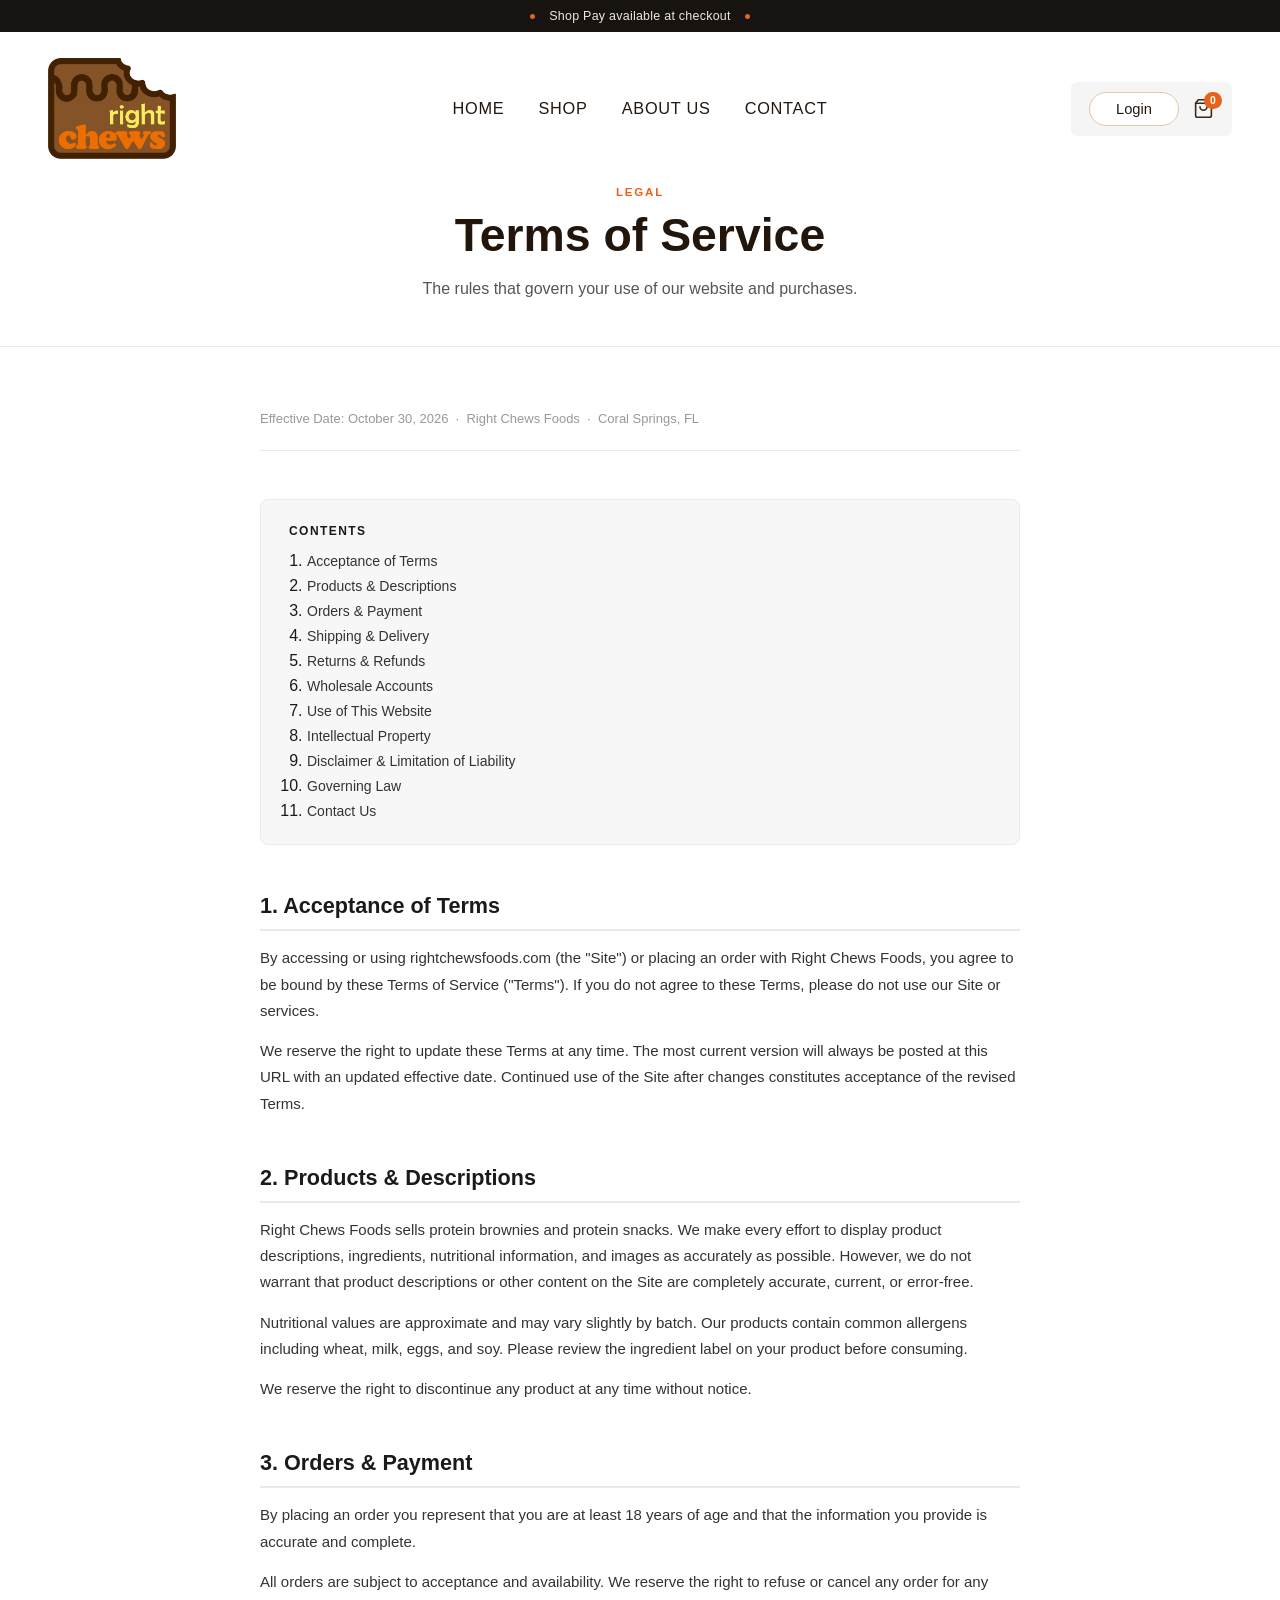
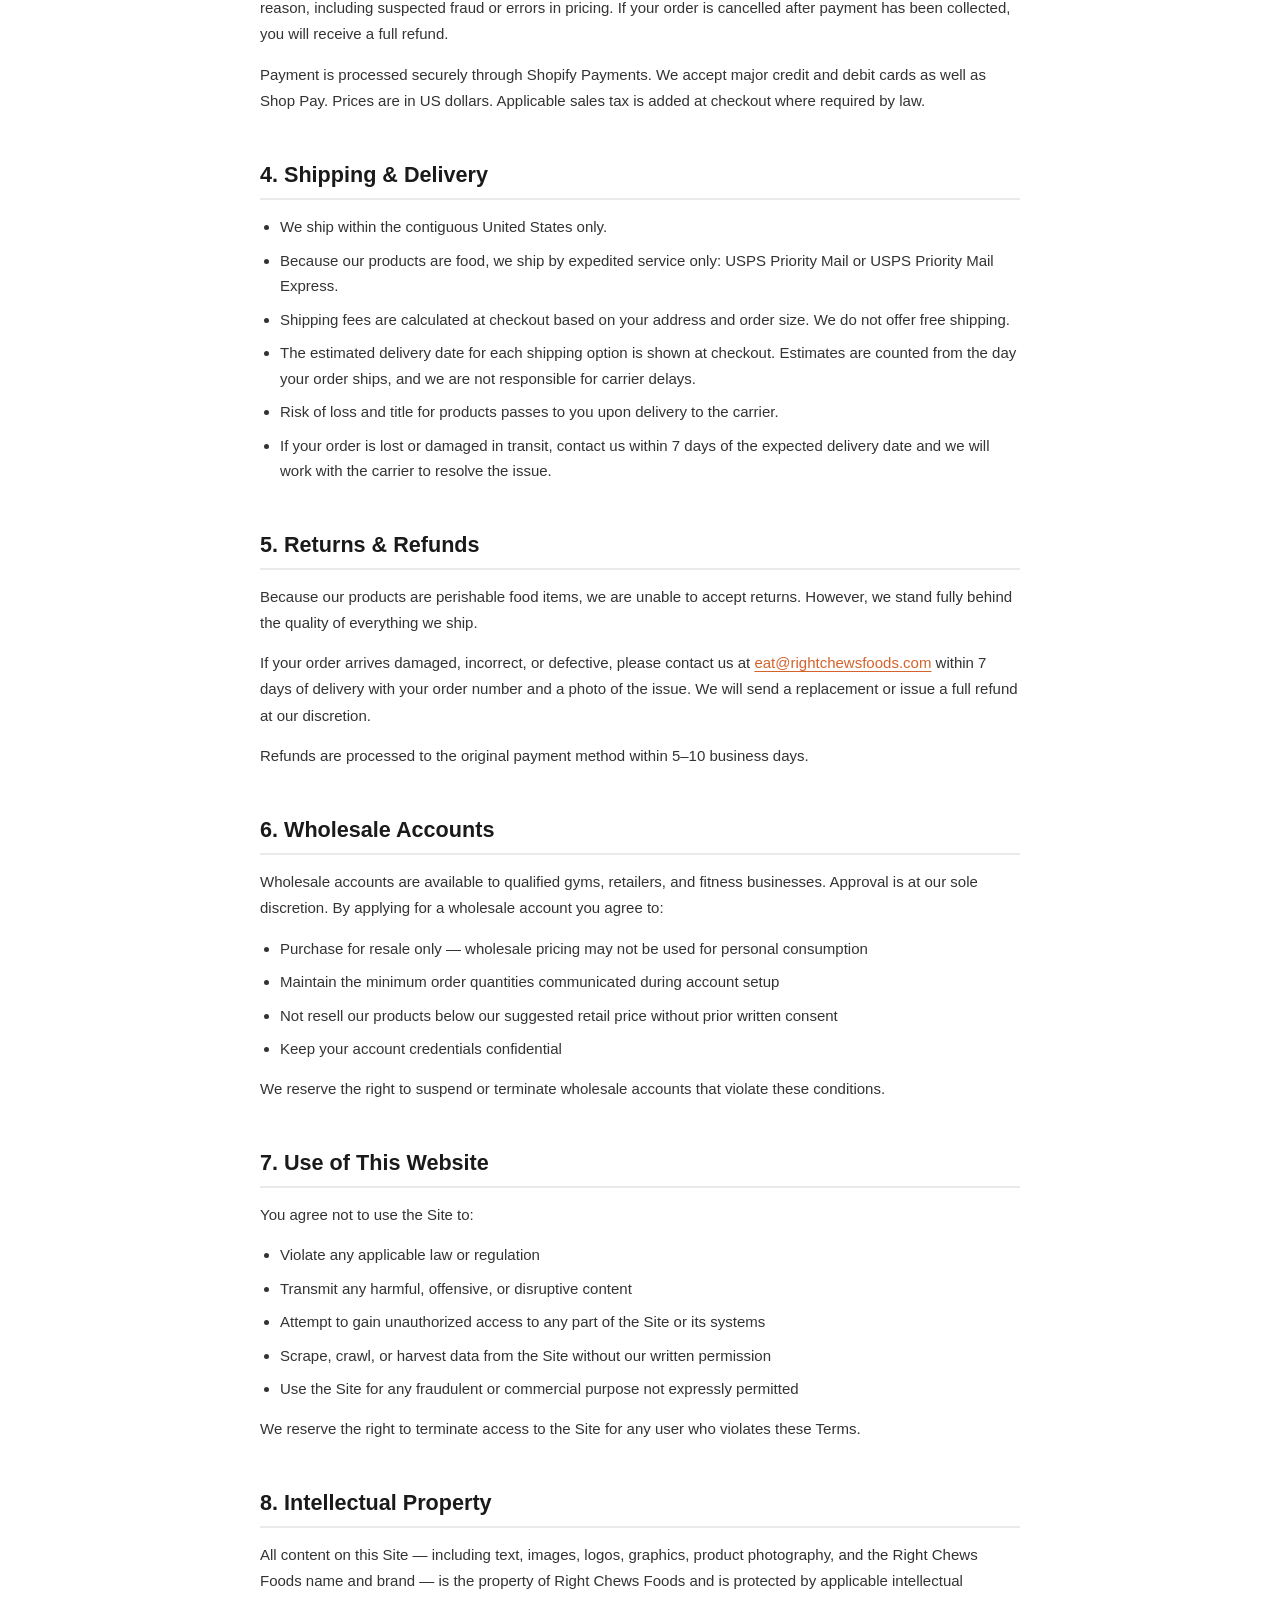
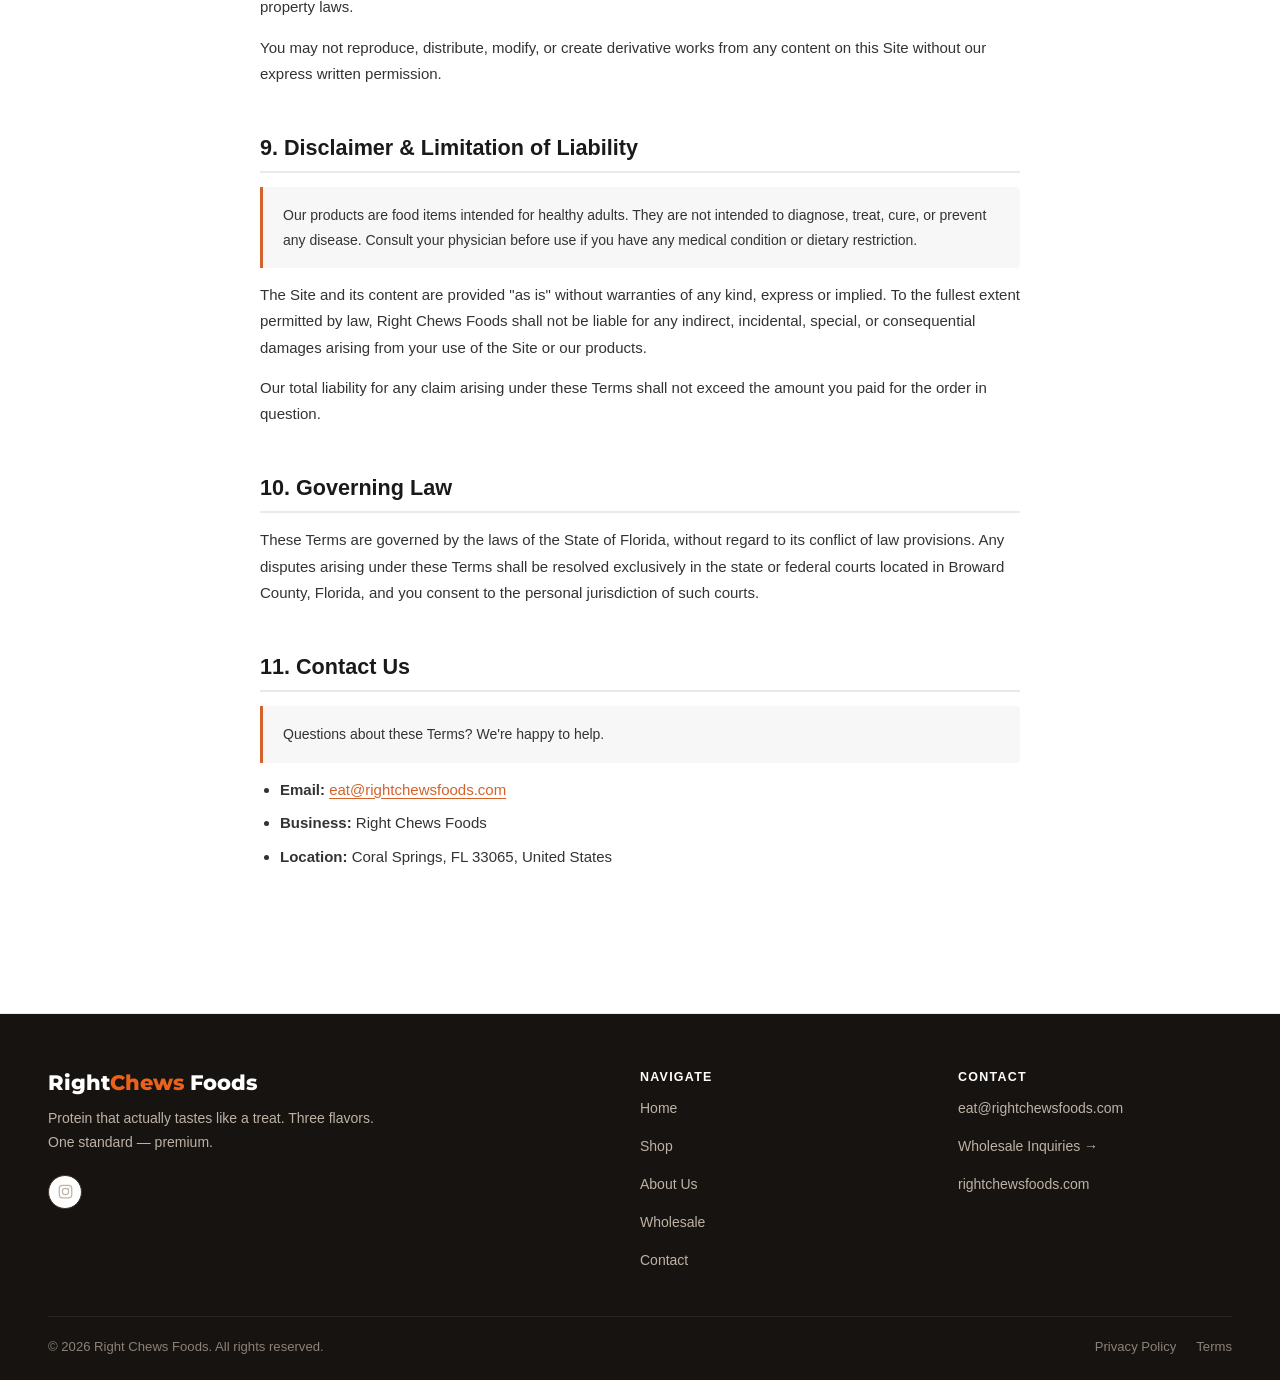
<file: terms.html>
<!DOCTYPE html>
<html lang="en">
<head>
  <meta charset="UTF-8" />
  <meta name="viewport" content="width=device-width, initial-scale=1.0" />
  <title>Terms of Service | Right Chews Foods</title>
  <link rel="icon" type="image/png" href="images/favicon.png" />
  <link rel="apple-touch-icon" href="images/apple-touch-icon.png" />
  <meta name="description" content="Right Chews Foods terms of service — the rules that govern purchases, returns, wholesale accounts, and use of our website." />
  <meta property="og:image" content="https://rightchewsfoods.com/images/share-logo.jpg" />
  <meta property="og:image:width" content="1200" />
  <meta property="og:image:height" content="630" />
  <meta property="og:image:alt" content="Right Chews logo" />
  <meta name="twitter:card" content="summary_large_image" />
  <meta name="twitter:image" content="https://rightchewsfoods.com/images/share-logo.jpg" />
  <meta name="robots" content="index, follow" />
  <meta name="author" content="Right Chews Foods" />
  <meta name="theme-color" content="#2C1A0E" />
  <link rel="canonical" href="https://rightchewsfoods.com/terms.html" />
  <meta property="og:site_name" content="Right Chews Foods" />
  <meta property="og:type" content="website" />
  <meta property="og:url" content="https://rightchewsfoods.com/terms.html" />
  <meta property="og:title" content="Terms of Service | Right Chews Foods" />
  <meta property="og:description" content="Terms governing purchases, returns, wholesale accounts, and use of rightchewsfoods.com." />
  <link rel="preconnect" href="https://fonts.googleapis.com" />
  <link rel="preconnect" href="https://fonts.gstatic.com" crossorigin />
  <link href="https://fonts.googleapis.com/css2?family=Montserrat:wght@600;700;800&display=swap" rel="stylesheet" />
  <link rel="stylesheet" href="css/style.css?v=20260707" />
  <link rel="stylesheet" href="css/site.css?v=20261007b" />
  <style>
    .legal-section { padding: 64px 0 96px; }
    .legal-body { max-width: 760px; margin: 0 auto; }
    .legal-meta { font-size: 13px; color: var(--text-muted); margin-bottom: 48px; padding-bottom: 24px; border-bottom: 1px solid var(--cream-300); }
    .legal-toc {
      background: var(--cream-200); border-radius: var(--radius-md);
      padding: 24px 28px; margin-bottom: 48px; border: 1px solid var(--cream-300);
    }
    .legal-toc__title { font-size: 12px; font-weight: 700; letter-spacing: .12em; text-transform: uppercase; color: var(--brown-800); margin-bottom: 14px; }
    .legal-toc ol { list-style: decimal; padding-left: 18px; display: flex; flex-direction: column; gap: 7px; }
    .legal-toc a { font-size: 14px; color: var(--brown-700); transition: color var(--transition); }
    .legal-toc a:hover { color: var(--orange); }
    .legal-section-block { margin-bottom: 48px; scroll-margin-top: 112px; }
    .legal-section-block h2 {
      font-family: 'Helvetica Neue', Helvetica, Arial, sans-serif; font-size: 1.35rem; font-weight: 700;
      color: var(--brown-800); margin-bottom: 14px; padding-bottom: 10px;
      border-bottom: 2px solid var(--cream-300);
    }
    .legal-section-block p { font-size: 15px; line-height: 1.75; color: var(--brown-700); margin-bottom: 14px; }
    .legal-section-block p:last-child { margin-bottom: 0; }
    .legal-section-block ul { padding-left: 20px; display: flex; flex-direction: column; gap: 8px; margin-bottom: 14px; }
    .legal-section-block ul li { font-size: 15px; line-height: 1.7; color: var(--brown-700); list-style: disc; }
    .legal-section-block a { color: var(--orange); text-decoration: underline; text-underline-offset: 3px; }
    .legal-section-block a:hover { color: var(--orange-lt); }
    .legal-highlight {
      background: var(--cream-200); border-left: 3px solid var(--orange);
      border-radius: 0 var(--radius-sm) var(--radius-sm) 0;
      padding: 16px 20px; margin-bottom: 14px;
    }
    .legal-highlight p { margin-bottom: 0; font-size: 14px; }
  </style>
  <script src="js/source.js?v=20261120"></script>
</head>
<body>

  <!-- Shipping bar -->
  <div class="shipping-bar">
    <span class="shipping-bar__dot"></span>
    Shop Pay available at checkout
    <span class="shipping-bar__dot"></span>
  </div>

  <!-- Nav -->
  <nav class="nav" id="nav">
    <div class="container">
      <div class="nav__inner">
        <a href="index.html" class="nav__logo" aria-label="Right Chews Foods home">
          <img src="images/rc-logo.png" alt="Right Chews Foods" />
        </a>

        <div class="nav__links" id="navLinks">
          <a href="index.html" class="nav__link">Home</a>
          <a href="shop.html" class="nav__link">Shop</a>
          <a href="about.html" class="nav__link">About Us</a>
          <a href="contact.html" class="nav__link">Contact</a>
          <a href="https://shopify.com/99813130607/account" class="nav__link nav__link--mobile">Login</a>
        </div>

        <div class="nav__actions">
          <a href="https://shopify.com/99813130607/account" class="nav__login">Login</a>
          <a href="shop.html" class="nav__cart" aria-label="View cart">
            <svg width="21" height="21" viewBox="0 0 24 24" fill="none" stroke="currentColor" stroke-width="1.8" stroke-linecap="round" stroke-linejoin="round"><path d="M6 2L3 6v14a2 2 0 002 2h14a2 2 0 002-2V6l-3-4z"/><line x1="3" y1="6" x2="21" y2="6"/><path d="M16 10a4 4 0 01-8 0"/></svg>
            <span class="nav__cart-badge" id="cartBadge">0</span>
          </a>
        </div>

        <button class="nav__toggle" id="navToggle" aria-label="Menu" aria-expanded="false">
          <svg width="26" height="26" viewBox="0 0 24 24" fill="none" stroke="currentColor" stroke-width="2" stroke-linecap="round"><line x1="3" y1="7" x2="21" y2="7"/><line x1="3" y1="12" x2="21" y2="12"/><line x1="3" y1="17" x2="21" y2="17"/></svg>
        </button>
      </div>
    </div>
  </nav>

  <!-- Page header -->
  <div class="page-header">
    <div class="page-header__label">Legal</div>
    <h1 class="page-header__title">Terms of Service</h1>
    <p class="page-header__sub">The rules that govern your use of our website and purchases.</p>
  </div>

  <!-- Content -->
  <section class="legal-section">
    <div class="container">
      <div class="legal-body animate-in">

        <p class="legal-meta">Effective Date: October 30, 2026 &nbsp;·&nbsp; Right Chews Foods &nbsp;·&nbsp; Coral Springs, FL</p>

        <!-- TOC -->
        <div class="legal-toc">
          <div class="legal-toc__title">Contents</div>
          <ol>
            <li><a href="#acceptance">Acceptance of Terms</a></li>
            <li><a href="#products">Products &amp; Descriptions</a></li>
            <li><a href="#orders">Orders &amp; Payment</a></li>
            <li><a href="#shipping">Shipping &amp; Delivery</a></li>
            <li><a href="#returns">Returns &amp; Refunds</a></li>
            <li><a href="#wholesale">Wholesale Accounts</a></li>
            <li><a href="#use-of-site">Use of This Website</a></li>
            <li><a href="#intellectual-property">Intellectual Property</a></li>
            <li><a href="#disclaimer">Disclaimer &amp; Limitation of Liability</a></li>
            <li><a href="#governing-law">Governing Law</a></li>
            <li><a href="#contact-us">Contact Us</a></li>
          </ol>
        </div>

        <!-- 1 -->
        <div class="legal-section-block" id="acceptance">
          <h2>1. Acceptance of Terms</h2>
          <p>By accessing or using rightchewsfoods.com (the "Site") or placing an order with Right Chews Foods, you agree to be bound by these Terms of Service ("Terms"). If you do not agree to these Terms, please do not use our Site or services.</p>
          <p>We reserve the right to update these Terms at any time. The most current version will always be posted at this URL with an updated effective date. Continued use of the Site after changes constitutes acceptance of the revised Terms.</p>
        </div>

        <!-- 2 -->
        <div class="legal-section-block" id="products">
          <h2>2. Products &amp; Descriptions</h2>
          <p>Right Chews Foods sells protein brownies and protein snacks. We make every effort to display product descriptions, ingredients, nutritional information, and images as accurately as possible. However, we do not warrant that product descriptions or other content on the Site are completely accurate, current, or error-free.</p>
          <p>Nutritional values are approximate and may vary slightly by batch. Our products contain common allergens including wheat, milk, eggs, and soy. Please review the ingredient label on your product before consuming.</p>
          <p>We reserve the right to discontinue any product at any time without notice.</p>
        </div>

        <!-- 3 -->
        <div class="legal-section-block" id="orders">
          <h2>3. Orders &amp; Payment</h2>
          <p>By placing an order you represent that you are at least 18 years of age and that the information you provide is accurate and complete.</p>
          <p>All orders are subject to acceptance and availability. We reserve the right to refuse or cancel any order for any reason, including suspected fraud or errors in pricing. If your order is cancelled after payment has been collected, you will receive a full refund.</p>
          <p>Payment is processed securely through Shopify Payments. We accept major credit and debit cards as well as Shop Pay. Prices are in US dollars. Applicable sales tax is added at checkout where required by law.</p>
        </div>

        <!-- 4 -->
        <div class="legal-section-block" id="shipping">
          <h2>4. Shipping &amp; Delivery</h2>
          <ul>
            <li>We ship within the contiguous United States only.</li>
            <li>Because our products are food, we ship by expedited service only: USPS Priority Mail or USPS Priority Mail Express.</li>
            <li>Shipping fees are calculated at checkout based on your address and order size. We do not offer free shipping.</li>
            <li>The estimated delivery date for each shipping option is shown at checkout. Estimates are counted from the day your order ships, and we are not responsible for carrier delays.</li>
            <li>Risk of loss and title for products passes to you upon delivery to the carrier.</li>
            <li>If your order is lost or damaged in transit, contact us within 7 days of the expected delivery date and we will work with the carrier to resolve the issue.</li>
          </ul>
        </div>

        <!-- 5 -->
        <div class="legal-section-block" id="returns">
          <h2>5. Returns &amp; Refunds</h2>
          <p>Because our products are perishable food items, we are unable to accept returns. However, we stand fully behind the quality of everything we ship.</p>
          <p>If your order arrives damaged, incorrect, or defective, please contact us at <a href="mailto:eat@rightchewsfoods.com">eat@rightchewsfoods.com</a> within 7 days of delivery with your order number and a photo of the issue. We will send a replacement or issue a full refund at our discretion.</p>
          <p>Refunds are processed to the original payment method within 5–10 business days.</p>
        </div>

        <!-- 6 -->
        <div class="legal-section-block" id="wholesale">
          <h2>6. Wholesale Accounts</h2>
          <p>Wholesale accounts are available to qualified gyms, retailers, and fitness businesses. Approval is at our sole discretion. By applying for a wholesale account you agree to:</p>
          <ul>
            <li>Purchase for resale only — wholesale pricing may not be used for personal consumption</li>
            <li>Maintain the minimum order quantities communicated during account setup</li>
            <li>Not resell our products below our suggested retail price without prior written consent</li>
            <li>Keep your account credentials confidential</li>
          </ul>
          <p>We reserve the right to suspend or terminate wholesale accounts that violate these conditions.</p>
        </div>

        <!-- 7 -->
        <div class="legal-section-block" id="use-of-site">
          <h2>7. Use of This Website</h2>
          <p>You agree not to use the Site to:</p>
          <ul>
            <li>Violate any applicable law or regulation</li>
            <li>Transmit any harmful, offensive, or disruptive content</li>
            <li>Attempt to gain unauthorized access to any part of the Site or its systems</li>
            <li>Scrape, crawl, or harvest data from the Site without our written permission</li>
            <li>Use the Site for any fraudulent or commercial purpose not expressly permitted</li>
          </ul>
          <p>We reserve the right to terminate access to the Site for any user who violates these Terms.</p>
        </div>

        <!-- 8 -->
        <div class="legal-section-block" id="intellectual-property">
          <h2>8. Intellectual Property</h2>
          <p>All content on this Site — including text, images, logos, graphics, product photography, and the Right Chews Foods name and brand — is the property of Right Chews Foods and is protected by applicable intellectual property laws.</p>
          <p>You may not reproduce, distribute, modify, or create derivative works from any content on this Site without our express written permission.</p>
        </div>

        <!-- 9 -->
        <div class="legal-section-block" id="disclaimer">
          <h2>9. Disclaimer &amp; Limitation of Liability</h2>
          <div class="legal-highlight">
            <p>Our products are food items intended for healthy adults. They are not intended to diagnose, treat, cure, or prevent any disease. Consult your physician before use if you have any medical condition or dietary restriction.</p>
          </div>
          <p>The Site and its content are provided "as is" without warranties of any kind, express or implied. To the fullest extent permitted by law, Right Chews Foods shall not be liable for any indirect, incidental, special, or consequential damages arising from your use of the Site or our products.</p>
          <p>Our total liability for any claim arising under these Terms shall not exceed the amount you paid for the order in question.</p>
        </div>

        <!-- 10 -->
        <div class="legal-section-block" id="governing-law">
          <h2>10. Governing Law</h2>
          <p>These Terms are governed by the laws of the State of Florida, without regard to its conflict of law provisions. Any disputes arising under these Terms shall be resolved exclusively in the state or federal courts located in Broward County, Florida, and you consent to the personal jurisdiction of such courts.</p>
        </div>

        <!-- 11 -->
        <div class="legal-section-block" id="contact-us">
          <h2>11. Contact Us</h2>
          <div class="legal-highlight">
            <p>Questions about these Terms? We're happy to help.</p>
          </div>
          <ul>
            <li><strong>Email:</strong> <a href="mailto:eat@rightchewsfoods.com">eat@rightchewsfoods.com</a></li>
            <li><strong>Business:</strong> Right Chews Foods</li>
            <li><strong>Location:</strong> Coral Springs, FL 33065, United States</li>
          </ul>
        </div>

      </div>
    </div>
  </section>

  <!-- Footer -->
  <footer class="rc-footer">
    <div class="container">
      <div class="rc-footer__grid">
        <div>
          <div class="rc-footer__brand-name">Right<span>Chews</span> Foods</div>
          <p class="rc-footer__tagline">Protein that actually tastes like a treat. Three flavors. One standard — premium.</p>
          <div class="rc-footer__social">
            <a href="https://www.instagram.com/rightchews/" target="_blank" rel="noopener" class="rc-footer__social-btn" aria-label="Instagram">
              <svg width="15" height="15" viewBox="0 0 24 24" fill="none" stroke="currentColor" stroke-width="2" stroke-linecap="round" stroke-linejoin="round"><rect x="2" y="2" width="20" height="20" rx="5"/><circle cx="12" cy="12" r="5"/><circle cx="17.5" cy="6.5" r="1" fill="currentColor" stroke="none"/></svg>
            </a>
          </div>
        </div>
        <div>
          <p class="rc-footer__col-title">Navigate</p>
          <ul class="rc-footer__links">
            <li><a href="index.html">Home</a></li>
            <li><a href="shop.html">Shop</a></li>
            <li><a href="about.html">About Us</a></li>
            <li><a href="wholesale.html">Wholesale</a></li>
            <li><a href="contact.html">Contact</a></li>
          </ul>
        </div>
        <div>
          <p class="rc-footer__col-title">Contact</p>
          <ul class="rc-footer__links">
            <li><a href="mailto:eat@rightchewsfoods.com">eat@rightchewsfoods.com</a></li>
            <li><a href="wholesale.html">Wholesale Inquiries →</a></li>
            <li><a href="https://www.rightchewsfoods.com" target="_blank" rel="noopener">rightchewsfoods.com</a></li>
          </ul>
        </div>
      </div>
      <div class="rc-footer__bottom">
        <span>© 2026 Right Chews Foods. All rights reserved.</span>
        <div style="display:flex;gap:20px;">
          <a href="privacy.html">Privacy Policy</a>
          <a href="terms.html">Terms</a>
        </div>
      </div>
    </div>
  </footer>

  <script src="js/site-nav.js?v=20260813b"></script>
  <script src="js/welcome-rain.js?v=20261007a"></script>
</body>
</html>
</file>
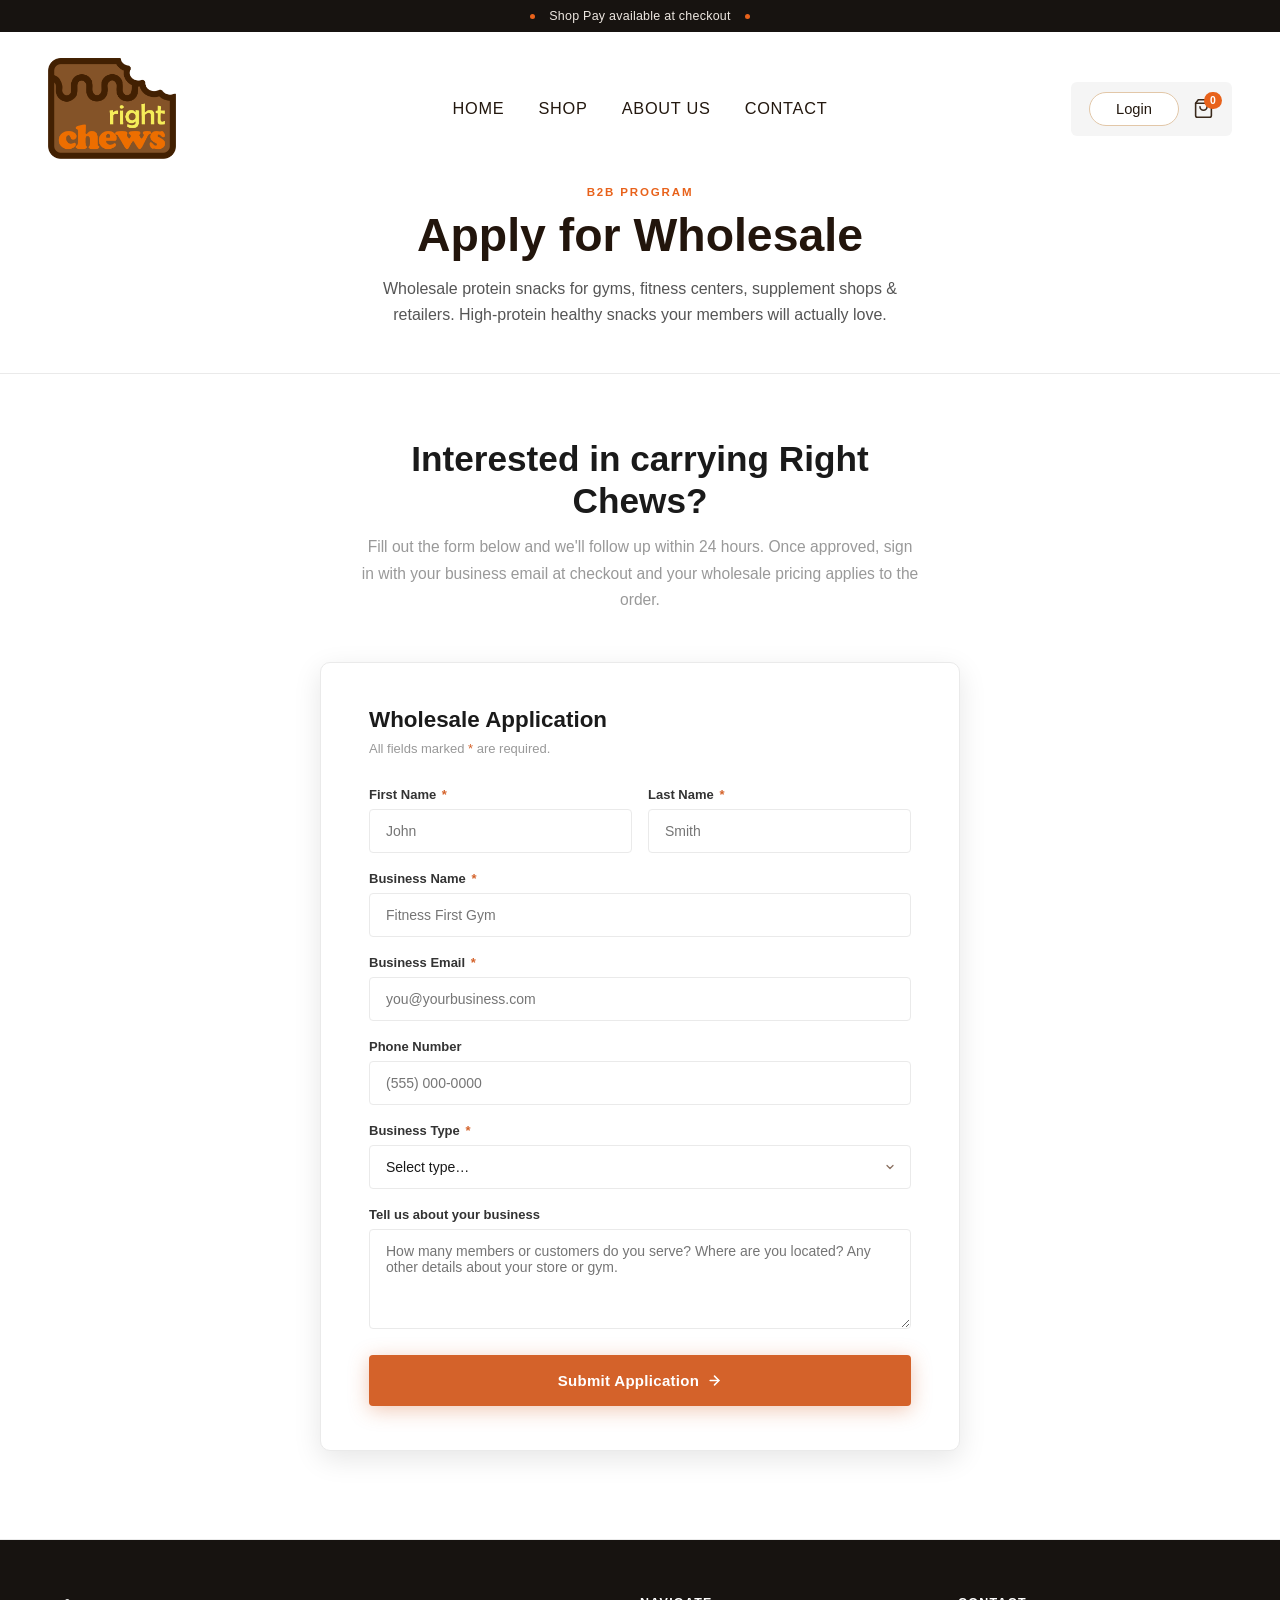
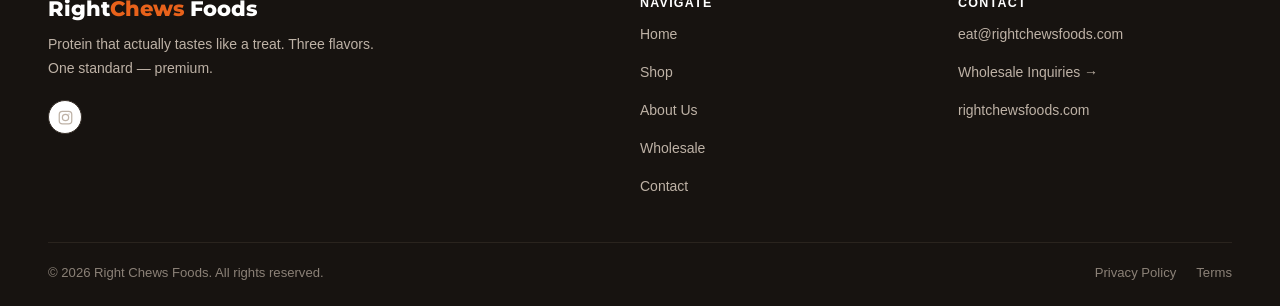
<file: wholesale.html>
<!DOCTYPE html>
<html lang="en">
<head>
  <meta charset="UTF-8" />
  <meta name="viewport" content="width=device-width, initial-scale=1.0" />
  <title>Wholesale Protein Snacks for Gyms &amp; Retailers — Right Chews Foods</title>
  <link rel="icon" type="image/png" href="images/favicon.png" />
  <link rel="apple-touch-icon" href="images/apple-touch-icon.png" />
  <meta name="description" content="Wholesale protein snacks for gyms, supplement shops &amp; fitness retailers. Right Chews protein brownies — 19g protein, clean label, high-margin healthy snacks your members will love." />
  <meta name="robots" content="index, follow" />
  <meta name="author" content="Right Chews Foods" />
  <meta name="theme-color" content="#2C1A0E" />
  <meta name="keywords" content="wholesale protein snacks, wholesale protein brownies, gym snacks wholesale, fitness snacks wholesale, protein snacks for gyms, healthy gym food wholesale, wholesale healthy snacks, supplement shop snacks, protein brownie wholesale, gym food distributor, wholesale fitness food, protein treats wholesale" />
  <link rel="canonical" href="https://rightchewsfoods.com/wholesale.html" />
  <meta property="og:site_name" content="Right Chews Foods" />
  <meta property="og:type" content="website" />
  <meta property="og:url" content="https://rightchewsfoods.com/wholesale.html" />
  <meta property="og:title" content="Wholesale Protein Snacks for Gyms — Right Chews Foods" />
  <meta property="og:description" content="Carry Right Chews protein brownies in your gym or supplement shop. High-protein healthy snacks with 19g protein per brownie. Apply for wholesale pricing." />
  <meta property="og:image" content="https://rightchewsfoods.com/images/share-logo.jpg" />
  <meta property="og:image:alt" content="Right Chews Protein Brownies — Wholesale Program" />
  <meta name="twitter:card" content="summary_large_image" />
  <meta name="twitter:title" content="Wholesale Protein Snacks for Gyms — Right Chews Foods" />
  <meta name="twitter:description" content="19g protein brownies for gyms, supplement shops &amp; fitness retailers. Apply for wholesale pricing." />
  <meta name="twitter:image" content="https://rightchewsfoods.com/images/share-logo.jpg" />
  <link rel="preconnect" href="https://fonts.googleapis.com" />
  <link rel="preconnect" href="https://fonts.gstatic.com" crossorigin />
  <link href="https://fonts.googleapis.com/css2?family=Montserrat:wght@600;700;800&display=swap" rel="stylesheet" />
  <link rel="stylesheet" href="css/style.css?v=20260707" />
  <link rel="stylesheet" href="css/site.css?v=20261007b" />
  <style>
    .ws-section { padding: 64px 0 88px; }
    .ws-intro { text-align: center; max-width: 560px; margin: 0 auto 48px; }
    .ws-intro__title {
      font-family: 'Helvetica Neue', Helvetica, Arial, sans-serif;
      font-size: clamp(1.5rem,3vw,2.2rem); font-weight: 700;
      color: var(--brown-800); margin-bottom: 12px; line-height: 1.2;
    }
    .ws-intro__sub { font-size: .975rem; line-height: 1.7; color: var(--text-muted); }

    .ws-form-card {
      background: var(--white); border-radius: var(--radius-lg);
      padding: 44px 48px; border: 1px solid var(--cream-300);
      box-shadow: var(--shadow-md); max-width: 640px; margin: 0 auto;
    }
    .ws-form-card__title {
      font-family: 'Helvetica Neue', Helvetica, Arial, sans-serif; font-size: 1.4rem; font-weight: 700;
      color: var(--brown-800); margin-bottom: 6px;
    }
    .ws-form-card__sub { font-size: 13px; color: var(--text-muted); margin-bottom: 28px; line-height: 1.55; }
    .ws-submit { width: 100%; justify-content: center; padding: 15px; font-size: 15px; margin-top: 4px; }

    .ws-form-success { display: none; text-align: center; padding: 32px 0; }
    .ws-form-success__icon {
      width: 60px; height: 60px; border-radius: 50%; background: #D1FAE5;
      display: flex; align-items: center; justify-content: center;
      margin: 0 auto 16px; color: #059669;
    }
    .ws-form-success__title {
      font-family: 'Helvetica Neue', Helvetica, Arial, sans-serif; font-size: 1.3rem;
      color: var(--brown-800); margin-bottom: 8px;
    }
    .ws-form-success__sub { font-size: .9rem; color: var(--text-muted); line-height: 1.65; }

    @media (max-width: 680px) {
      .ws-form-card { padding: 28px 20px; }
      .ws-section { padding: 48px 0 64px; }
    }
  </style>
  <script type="application/ld+json">
  {
    "@context": "https://schema.org",
    "@type": "WebPage",
    "name": "Wholesale Application — Right Chews Foods",
    "url": "https://rightchewsfoods.com/wholesale.html",
    "description": "Apply for a Right Chews Foods wholesale account. Available to gyms, supplement shops, and retailers.",
    "publisher": { "@type": "Organization", "name": "Right Chews Foods", "url": "https://rightchewsfoods.com" }
  }
  </script>
  <script src="js/source.js?v=20261120"></script>
</head>
<body>

  <!-- Shipping bar -->
  <div class="shipping-bar">
    <span class="shipping-bar__dot"></span>
    Shop Pay available at checkout
    <span class="shipping-bar__dot"></span>
  </div>

  <!-- Nav -->
  <nav class="nav" id="nav">
    <div class="container">
      <div class="nav__inner">
        <a href="index.html" class="nav__logo" aria-label="Right Chews Foods home">
          <img src="images/rc-logo.png" alt="Right Chews Foods" />
        </a>

        <div class="nav__links" id="navLinks">
          <a href="index.html" class="nav__link">Home</a>
          <a href="shop.html" class="nav__link">Shop</a>
          <a href="about.html" class="nav__link">About Us</a>
          <a href="contact.html" class="nav__link">Contact</a>
          <a href="https://shopify.com/99813130607/account" class="nav__link nav__link--mobile">Login</a>
        </div>

        <div class="nav__actions">
          <a href="https://shopify.com/99813130607/account" class="nav__login">Login</a>
          <a href="shop.html" class="nav__cart" aria-label="View cart">
            <svg width="21" height="21" viewBox="0 0 24 24" fill="none" stroke="currentColor" stroke-width="1.8" stroke-linecap="round" stroke-linejoin="round"><path d="M6 2L3 6v14a2 2 0 002 2h14a2 2 0 002-2V6l-3-4z"/><line x1="3" y1="6" x2="21" y2="6"/><path d="M16 10a4 4 0 01-8 0"/></svg>
            <span class="nav__cart-badge" id="cartBadge">0</span>
          </a>
        </div>

        <button class="nav__toggle" id="navToggle" aria-label="Menu" aria-expanded="false">
          <svg width="26" height="26" viewBox="0 0 24 24" fill="none" stroke="currentColor" stroke-width="2" stroke-linecap="round"><line x1="3" y1="7" x2="21" y2="7"/><line x1="3" y1="12" x2="21" y2="12"/><line x1="3" y1="17" x2="21" y2="17"/></svg>
        </button>
      </div>
    </div>
  </nav>

  <!-- Page header -->
  <div class="page-header">
    <div class="page-header__label">B2B Program</div>
    <h1 class="page-header__title">Apply for Wholesale</h1>
    <p class="page-header__sub">Wholesale protein snacks for gyms, fitness centers, supplement shops &amp; retailers. High-protein healthy snacks your members will actually love.</p>
  </div>

  <!-- Form -->
  <section class="ws-section">
    <div class="container">

      <div class="ws-intro animate-in">
        <h2 class="ws-intro__title">Interested in carrying Right Chews?</h2>
        <p class="ws-intro__sub">Fill out the form below and we'll follow up within 24 hours. Once approved, sign in with your business email at checkout and your wholesale pricing applies to the order.</p>
      </div>

      <div class="ws-form-card animate-in" style="transition-delay:80ms;">
        <h3 class="ws-form-card__title">Wholesale Application</h3>
        <p class="ws-form-card__sub">All fields marked <span style="color:var(--orange);">*</span> are required.</p>

        <form id="wsForm" novalidate>
          <input type="text" id="wsHoney" name="_honey" tabindex="-1" autocomplete="off" style="display:none" />
          <div class="form-row">
            <div class="form-group">
              <label class="form-label" for="wsFirstName">First Name <span class="req">*</span></label>
              <input class="form-input" type="text" id="wsFirstName" placeholder="John" autocomplete="given-name" required />
            </div>
            <div class="form-group">
              <label class="form-label" for="wsLastName">Last Name <span class="req">*</span></label>
              <input class="form-input" type="text" id="wsLastName" placeholder="Smith" autocomplete="family-name" required />
            </div>
          </div>
          <div class="form-group">
            <label class="form-label" for="wsBusiness">Business Name <span class="req">*</span></label>
            <input class="form-input" type="text" id="wsBusiness" placeholder="Fitness First Gym" required />
          </div>
          <div class="form-group">
            <label class="form-label" for="wsEmail">Business Email <span class="req">*</span></label>
            <input class="form-input" type="email" id="wsEmail" placeholder="you@yourbusiness.com" autocomplete="email" required />
          </div>
          <div class="form-group">
            <label class="form-label" for="wsPhone">Phone Number</label>
            <input class="form-input" type="tel" id="wsPhone" placeholder="(555) 000-0000" autocomplete="tel" />
          </div>
          <div class="form-group">
            <label class="form-label" for="wsType">Business Type <span class="req">*</span></label>
            <select class="form-select" id="wsType" required>
              <option value="">Select type…</option>
              <option>Gym / Fitness Center</option>
              <option>CrossFit Box</option>
              <option>Supplement Shop</option>
              <option>Grocery / Specialty Store</option>
              <option>Corporate Wellness</option>
              <option>Other</option>
            </select>
          </div>
          <div class="form-group">
            <label class="form-label" for="wsMessage">Tell us about your business</label>
            <textarea class="form-textarea" id="wsMessage" placeholder="How many members or customers do you serve? Where are you located? Any other details about your store or gym." style="min-height:100px;"></textarea>
          </div>
          <button type="submit" class="btn btn-primary ws-submit">
            Submit Application
            <svg width="15" height="15" viewBox="0 0 24 24" fill="none" stroke="currentColor" stroke-width="2.5" stroke-linecap="round" stroke-linejoin="round"><line x1="5" y1="12" x2="19" y2="12"/><polyline points="12 5 19 12 12 19"/></svg>
          </button>
        </form>

        <div class="ws-form-success" id="wsSuccess">
          <div class="ws-form-success__icon">
            <svg width="26" height="26" viewBox="0 0 24 24" fill="none" stroke="currentColor" stroke-width="2.5" stroke-linecap="round" stroke-linejoin="round"><polyline points="20 6 9 17 4 12"/></svg>
          </div>
          <div class="ws-form-success__title">Application Received!</div>
          <p class="ws-form-success__sub">Thanks for applying. We'll review your info and reach out within 24 hours to get your account set up.</p>
        </div>
      </div>

    </div>
  </section>

  <!-- Footer -->
  <footer class="rc-footer">
    <div class="container">
      <div class="rc-footer__grid">
        <div>
          <div class="rc-footer__brand-name">Right<span>Chews</span> Foods</div>
          <p class="rc-footer__tagline">Protein that actually tastes like a treat. Three flavors. One standard — premium.</p>
          <div class="rc-footer__social">
            <a href="https://www.instagram.com/rightchews/" target="_blank" rel="noopener" class="rc-footer__social-btn" aria-label="Instagram">
              <svg width="15" height="15" viewBox="0 0 24 24" fill="none" stroke="currentColor" stroke-width="2" stroke-linecap="round" stroke-linejoin="round"><rect x="2" y="2" width="20" height="20" rx="5"/><circle cx="12" cy="12" r="5"/><circle cx="17.5" cy="6.5" r="1" fill="currentColor" stroke="none"/></svg>
            </a>
          </div>
        </div>
        <div>
          <p class="rc-footer__col-title">Navigate</p>
          <ul class="rc-footer__links">
            <li><a href="index.html">Home</a></li>
            <li><a href="shop.html">Shop</a></li>
            <li><a href="about.html">About Us</a></li>
            <li><a href="wholesale.html">Wholesale</a></li>
            <li><a href="contact.html">Contact</a></li>
          </ul>
        </div>
        <div>
          <p class="rc-footer__col-title">Contact</p>
          <ul class="rc-footer__links">
            <li><a href="mailto:eat@rightchewsfoods.com">eat@rightchewsfoods.com</a></li>
            <li><a href="wholesale.html">Wholesale Inquiries →</a></li>
            <li><a href="https://www.rightchewsfoods.com" target="_blank" rel="noopener">rightchewsfoods.com</a></li>
          </ul>
        </div>
      </div>
      <div class="rc-footer__bottom">
        <span>© 2026 Right Chews Foods. All rights reserved.</span>
        <div style="display:flex;gap:20px;">
          <a href="privacy.html">Privacy Policy</a>
          <a href="terms.html">Terms</a>
        </div>
      </div>
    </div>
  </footer>

  <script src="js/site-nav.js?v=20260813b"></script>
  <script src="js/welcome-rain.js?v=20261007a"></script>
  <script>
    document.getElementById('wsForm').addEventListener('submit', function(e) {
      e.preventDefault();
      const first    = document.getElementById('wsFirstName').value.trim();
      const last     = document.getElementById('wsLastName').value.trim();
      const business = document.getElementById('wsBusiness').value.trim();
      const email    = document.getElementById('wsEmail').value.trim();
      const type     = document.getElementById('wsType').value;
      if (!first || !last || !business || !email || !type) {
        alert('Please fill in all required fields.');
        return;
      }
      var form = this;
      var payload = {
        _subject: 'Wholesale application: ' + business,
        _template: 'table',
        _captcha: 'false',
        _replyto: email,
        'First Name': first,
        'Last Name': last,
        'Business Name': business,
        'Business Email': email,
        Phone: document.getElementById('wsPhone').value.trim(),
        'Business Type': type,
        'About the Business': document.getElementById('wsMessage').value.trim(),
        _honey: document.getElementById('wsHoney').value
      };
      var btn = this.querySelector('button[type="submit"]');
      var label = btn.innerHTML;
      btn.disabled = true;
      btn.textContent = 'Sending...';
      fetch('https://formsubmit.co/ajax/eat@rightchewsfoods.com', {
        method: 'POST',
        headers: { 'Content-Type': 'application/json', 'Accept': 'application/json' },
        body: JSON.stringify(payload)
      }).then(function (r) { return r.json(); }).then(function (res) {
        if (String(res.success) !== 'true') throw new Error(res.message || 'Send failed');
        form.style.display = 'none';
        document.getElementById('wsSuccess').style.display = 'block';
      }).catch(function () {
        btn.disabled = false;
        btn.innerHTML = label;
        alert('Sorry, your message did not go through. Please email us at eat@rightchewsfoods.com.');
      });
    });
  </script>
</body>
</html>
</file>
<file: css/style.css>
/* Right Chews Foods — Shared Stylesheet */

:root {
  /* Light neutral palette matching rightchewsfoods.com */
  --brown-900: #111111; --brown-800: #1A1A1A;
  --brown-700: #333333; --brown-600: #555555; --brown-500: #777777;
  --cream-100: #FFFFFF; --cream-200: #F7F7F7; --cream-300: #EAEAEA;
  --orange: #D4622A; --orange-lt: #E07848;
  --gold: #C9A84C; --gold-lt: #D9BC72;
  --white: #FFFFFF; --text-muted: #999999;
  --radius-sm: 4px; --radius-md: 8px; --radius-lg: 10px; --radius-xl: 4px;
  --shadow-sm: 0 2px 8px rgba(0,0,0,.07);
  --shadow-md: 0 8px 28px rgba(0,0,0,.10);
  --shadow-lg: 0 18px 50px rgba(0,0,0,.14);
  --nav-h: 88px; --transition: 220ms ease;
}

*, *::before, *::after { box-sizing: border-box; margin: 0; padding: 0; }
html { scroll-behavior: smooth; }
body {
  font-family: 'Helvetica Neue', Helvetica, Arial, sans-serif;
  background: var(--cream-100); color: var(--brown-800);
  -webkit-font-smoothing: antialiased; overflow-x: hidden;
}
img { display: block; max-width: 100%; }
a { color: inherit; text-decoration: none; }
button { cursor: pointer; border: none; background: none; font-family: inherit; }
ul, ol { list-style: none; }

.container { max-width: 1200px; margin-inline: auto; padding-inline: clamp(16px,4vw,48px); }

/* ── Typography ─────────────────────────────────────────── */
.section-label {
  display: inline-block; font-size: 11px; font-weight: 700;
  letter-spacing: .18em; text-transform: uppercase; color: var(--orange); margin-bottom: 14px;
}
.heading-xl {
  font-family: 'Helvetica Neue', Helvetica, Arial, sans-serif;
  font-size: clamp(2.2rem,5vw,4rem); font-weight: 900; line-height: 1.08; color: var(--brown-800);
}
.heading-lg {
  font-family: 'Helvetica Neue', Helvetica, Arial, sans-serif;
  font-size: clamp(1.7rem,3.5vw,2.6rem); font-weight: 700; line-height: 1.15; color: var(--brown-800);
}
.heading-md {
  font-family: 'Helvetica Neue', Helvetica, Arial, sans-serif;
  font-size: clamp(1.25rem,2vw,1.7rem); font-weight: 700; line-height: 1.25; color: var(--brown-800);
}
.heading-xl.on-dark, .heading-lg.on-dark, .heading-md.on-dark { color: var(--white); }
.body-lg { font-size: 1.1rem; line-height: 1.7; color: var(--brown-600); }
.body-md { font-size: .975rem; line-height: 1.65; color: var(--brown-600); }

/* ── Animate-in ─────────────────────────────────────────── */
.animate-in { opacity: 0; transform: translateY(22px); transition: opacity 600ms ease, transform 600ms ease; }
.animate-in.visible { opacity: 1; transform: none; }
@media (prefers-reduced-motion: reduce) { .animate-in { opacity: 1; transform: none; transition: none; } }

/* ── Buttons ────────────────────────────────────────────── */
.btn {
  display: inline-flex; align-items: center; gap: 8px;
  padding: 14px 28px; border-radius: var(--radius-xl);
  font-size: 15px; font-weight: 600; letter-spacing: .02em;
  transition: transform var(--transition), box-shadow var(--transition),
              background var(--transition), border-color var(--transition);
  cursor: pointer; border: 2px solid transparent; font-family: 'Helvetica Neue', Helvetica, Arial, sans-serif;
}
.btn:hover { transform: translateY(-2px); }
.btn:active { transform: translateY(0); }
.btn-primary { background: var(--orange); color: var(--white); box-shadow: 0 4px 20px rgba(212,98,42,.35); }
.btn-primary:hover { background: var(--orange-lt); box-shadow: 0 8px 28px rgba(212,98,42,.45); }
.btn-secondary { background: transparent; color: var(--brown-800); border-color: var(--brown-800); }
.btn-secondary:hover { background: var(--brown-800); color: var(--white); }
.btn-ghost { background: rgba(255,255,255,.1); color: var(--white); border-color: rgba(255,255,255,.4); }
.btn-ghost:hover { background: rgba(255,255,255,.2); border-color: rgba(255,255,255,.7); }
.btn-gold { background: var(--gold); color: var(--brown-900); box-shadow: 0 4px 20px rgba(201,168,76,.35); }
.btn-gold:hover { background: var(--gold-lt); }
.btn-sm { padding: 10px 20px; font-size: 13px; }

/* ── Shipping bar ───────────────────────────────────────── */
.shipping-bar {
  background: #1A1A1A; color: rgba(255,255,255,.85);
  padding: 9px; text-align: center; font-size: 13px; font-weight: 500;
  display: flex; align-items: center; justify-content: center; gap: 10px; flex-wrap: wrap;
}
.shipping-bar__dot { width: 5px; height: 5px; border-radius: 50%; background: var(--gold); flex-shrink: 0; }

/* ── Nav ────────────────────────────────────────────────── */
.nav {
  position: sticky; top: 0; z-index: 100; height: var(--nav-h);
  background: rgba(255,255,255,.97); backdrop-filter: blur(16px);
  border-bottom: 1px solid var(--cream-300); box-shadow: 0 2px 16px rgba(0,0,0,.05);
  transition: box-shadow var(--transition);
}
.nav.scrolled { box-shadow: 0 4px 28px rgba(44,26,14,.15); }
.nav__inner { display: flex; align-items: center; justify-content: space-between; height: 100%; position: relative; }
.nav__logo { display: flex; align-items: center; padding: 12px 0; }
.nav__logo img { height: 64px; width: auto; }
.nav__links { display: flex; align-items: center; gap: 28px; list-style: none; }
.nav__link {
  font-size: 14px; font-weight: 500; color: var(--brown-700);
  transition: color var(--transition); position: relative; padding: 4px 0;
}
.nav__link::after {
  content: ''; position: absolute; bottom: -2px; left: 0;
  width: 0; height: 2px; background: var(--orange); transition: width var(--transition); border-radius: 2px;
}
.nav__link:hover { color: var(--orange); }
.nav__link:hover::after, .nav__link.active::after { width: 100%; }
.nav__link.active { color: var(--orange); }
.nav__actions { display: flex; align-items: center; gap: 6px; }
.nav__cart-btn {
  width: 40px; height: 40px; border-radius: var(--radius-sm);
  display: flex; align-items: center; justify-content: center;
  color: var(--brown-700); transition: background var(--transition), color var(--transition);
  position: relative;
}
.nav__cart-btn:hover { background: var(--cream-200); color: var(--orange); }
.nav__cart-badge {
  position: absolute; top: 4px; right: 3px; width: 18px; height: 18px; border-radius: 50%;
  background: var(--orange); color: var(--white); font-size: 10px; font-weight: 700;
  display: none; align-items: center; justify-content: center;
}
.nav__cart-badge.show { display: flex; }
.nav__hamburger {
  display: none; flex-direction: column; gap: 5px;
  padding: 8px; cursor: pointer; background: none; border: none;
}
.nav__hamburger span {
  display: block; width: 22px; height: 2px; background: var(--brown-800);
  border-radius: 2px; transition: transform var(--transition), opacity var(--transition);
}
.nav__hamburger.open span:nth-child(1) { transform: translateY(7px) rotate(45deg); }
.nav__hamburger.open span:nth-child(2) { opacity: 0; }
.nav__hamburger.open span:nth-child(3) { transform: translateY(-7px) rotate(-45deg); }
.nav__mobile {
  display: none; flex-direction: column;
  position: absolute; top: calc(var(--nav-h) - 1px); left: 0; right: 0;
  background: var(--cream-100); border-top: 1px solid var(--cream-300);
  padding: 16px 24px 24px; box-shadow: 0 12px 40px rgba(44,26,14,.14); z-index: 10;
}
.nav__mobile.open { display: flex; }
.nav__mobile .nav__link { padding: 13px 0; border-bottom: 1px solid var(--cream-300); font-size: 15px; }
.nav__mobile .nav__link:last-child { border-bottom: none; }

/* ── Page header ────────────────────────────────────────── */
.page-header {
  padding: 56px 0 48px; text-align: center;
  background: linear-gradient(to bottom, var(--cream-200), var(--cream-100));
  border-bottom: 1px solid var(--cream-300);
}
.page-header__label {
  display: inline-block; font-size: 11px; font-weight: 700;
  letter-spacing: .18em; text-transform: uppercase; color: var(--orange); margin-bottom: 10px;
}
.page-header__title {
  font-family: 'Helvetica Neue', Helvetica, Arial, sans-serif;
  font-size: clamp(2rem,4vw,2.8rem); font-weight: 900; color: var(--brown-800); line-height: 1.1;
}
.page-header__sub {
  font-size: 1rem; color: var(--text-muted); max-width: 480px;
  margin: 10px auto 0; line-height: 1.65;
}

/* ── Marquee ────────────────────────────────────────────── */
.marquee-section { background: var(--brown-800); overflow: hidden; }
.marquee-track { display: flex; width: max-content; animation: marquee 28s linear infinite; }
.marquee-track:hover { animation-play-state: paused; }
.marquee-item {
  display: flex; align-items: center; gap: 12px;
  padding: 14px 32px; white-space: nowrap;
  font-size: 12px; font-weight: 700; letter-spacing: .14em; text-transform: uppercase;
  color: rgba(255,255,255,.65);
}
.marquee-dot { width: 5px; height: 5px; border-radius: 50%; background: var(--gold); flex-shrink: 0; }
@keyframes marquee { 0% { transform: translateX(0); } 100% { transform: translateX(-50%); } }

/* ── Footer (light, matching rightchewsfoods.com) ───────── */
.rc-footer { background: var(--cream-200); color: #666; padding: 56px 0 32px; border-top: 1px solid var(--cream-300); }
.rc-footer__grid { display: grid; grid-template-columns: 1.5fr 1fr 1fr; gap: 48px; margin-bottom: 48px; }
.rc-footer__brand-name { font-family: 'Montserrat', sans-serif; font-size: 1.2rem; font-weight: 600; color: var(--brown-800); margin-bottom: 8px; }
.rc-footer__brand-name span { color: var(--orange); }
.rc-footer__tagline { font-size: .875rem; line-height: 1.6; max-width: 230px; }
.rc-footer__social { display: flex; gap: 10px; margin-top: 20px; }
.rc-footer__social-btn {
  width: 36px; height: 36px; border-radius: 8px;
  background: #FFFFFF; border: 1px solid var(--cream-300);
  display: flex; align-items: center; justify-content: center;
  color: #666; transition: background var(--transition), color var(--transition), border-color var(--transition);
}
.rc-footer__social-btn:hover { background: var(--orange); color: var(--white); border-color: var(--orange); }
.rc-footer__col-title { font-size: 11px; font-weight: 700; letter-spacing: .14em; text-transform: uppercase; color: var(--brown-800); margin-bottom: 18px; }
.rc-footer__links { display: flex; flex-direction: column; gap: 12px; }
.rc-footer__links a { font-size: .875rem; color: #777; transition: color var(--transition); }
.rc-footer__links a:hover { color: var(--brown-800); }
.rc-footer__bottom {
  padding-top: 24px; border-top: 1px solid var(--cream-300);
  display: flex; align-items: center; justify-content: space-between;
  font-size: .8rem; flex-wrap: wrap; gap: 12px;
}
.rc-footer__bottom a { color: #999; transition: color var(--transition); }
.rc-footer__bottom a:hover { color: var(--brown-800); }

/* ── Form elements ──────────────────────────────────────── */
.form-group { margin-bottom: 18px; }
.form-label { display: block; font-size: 13px; font-weight: 600; color: var(--brown-700); margin-bottom: 7px; }
.form-label .req { color: var(--orange); margin-left: 2px; }
.form-input, .form-select, .form-textarea {
  width: 100%; padding: 13px 16px;
  border: 1.5px solid var(--cream-300); border-radius: var(--radius-sm);
  font-family: 'Helvetica Neue', Helvetica, Arial, sans-serif; font-size: 14px; color: var(--brown-800);
  background: var(--white); transition: border-color var(--transition), box-shadow var(--transition);
  -webkit-appearance: none;
}
.form-input:focus, .form-select:focus, .form-textarea:focus {
  outline: none; border-color: var(--orange); box-shadow: 0 0 0 3px rgba(212,98,42,.12);
}
.form-textarea { resize: vertical; min-height: 120px; }
.form-select {
  cursor: pointer;
  background-image: url("data:image/svg+xml,%3Csvg xmlns='http://www.w3.org/2000/svg' width='12' height='12' viewBox='0 0 24 24' fill='none' stroke='%238A7060' stroke-width='2.5' stroke-linecap='round' stroke-linejoin='round'%3E%3Cpolyline points='6 9 12 15 18 9'%3E%3C/polyline%3E%3C/svg%3E");
  background-repeat: no-repeat; background-position: right 14px center; padding-right: 40px;
}
.form-row { display: grid; grid-template-columns: 1fr 1fr; gap: 16px; }

/* ── Value pill ─────────────────────────────────────────── */
.value-pill {
  display: inline-flex; align-items: center; gap: 8px;
  background: var(--cream-200); color: var(--brown-700);
  font-size: 13px; font-weight: 600; padding: 7px 18px;
  border-radius: 100px; border: 1px solid var(--cream-300);
}

/* ── Responsive ─────────────────────────────────────────── */
@media (max-width: 768px) {
  .nav__links { display: none; }
  .nav__hamburger { display: flex; }
  .rc-footer__grid { grid-template-columns: 1fr; gap: 28px; }
  .rc-footer__bottom { flex-direction: column; text-align: center; }
  .form-row { grid-template-columns: 1fr; }
}
@media (max-width: 480px) {
  .page-header { padding: 40px 0 32px; }
}

/* ── Site Hero (original rightchewsfoods.com header, shared on all pages) ── */
.site-hero { position: relative; overflow: hidden; }
.site-hero__bg {
  width: 100%; height: clamp(380px, 60vh, 560px);
  object-fit: cover; object-position: center 48%; display: block;
}
.site-hero__overlay {
  position: absolute; inset: 0;
  display: flex; flex-direction: column; align-items: center; justify-content: center; gap: 6px;
  text-align: center; pointer-events: none;
}
.site-hero__overlay img {
  width: clamp(120px, 14vw, 190px); height: auto;
  filter: drop-shadow(0 4px 18px rgba(255,255,255,.9)) drop-shadow(0 2px 8px rgba(0,0,0,.12));
}
.site-hero__tagline {
  font-family: 'Helvetica Neue', Helvetica, Arial, sans-serif;
  font-size: clamp(1.4rem, 3vw, 2.2rem);
  font-weight: 800; letter-spacing: .01em;
  color: #FFF; margin: 0; line-height: 1.15;
  text-shadow: 0 2px 12px rgba(0,0,0,.55), 0 1px 3px rgba(0,0,0,.6);
}
@media (max-width: 600px) {
  .site-hero__bg { height: 300px; object-position: center 58%; }
}

/* Hero nav tabs (under the tagline, like the original site) */
.hero-nav {
  display: flex; gap: 4px; margin-top: 16px;
  flex-wrap: wrap; justify-content: center;
  pointer-events: auto;
}
.hero-nav__link {
  font-family: 'Helvetica Neue', Helvetica, Arial, sans-serif; font-size: 13px; font-weight: 700;
  letter-spacing: .07em; text-transform: uppercase; color: #FFF;
  padding: 10px 17px; text-decoration: none;
  text-shadow: 0 1px 6px rgba(0,0,0,.55);
  transition: background 180ms ease, color 180ms ease;
}
.hero-nav__link:hover { background: rgba(0,0,0,.28); }
.hero-nav__link.active { background: #FFE600; color: #1A1A1A; text-shadow: none; }
</file>
<file: css/site.css>
/* ==========================================================================
   Right Chews -- site chrome, 2026-08 restyle.
   Loaded AFTER css/style.css and deliberately overrides its header/footer.
   Gives every page the white nav with centred tabs, the login/cart pill,
   and the cutout-product treatment introduced on the home page.
   ========================================================================== */

:root {
  --rc-orange: #E8621B;
  --rc-orange-lt: #F07A38;
  --rc-gold: #FFC93C;
  --rc-ink: #1A1A1A;
  --rc-cocoa: #22150C;
  --rc-muted: #555;
  --rc-line: #ECECEC;
  --rc-cream: #FAF7F3;
}

body {
  background: #FFF;
  color: var(--rc-ink);
  -webkit-font-smoothing: antialiased;
}

/* ---------------------------------------------------------- arrow cursor */
/* Native `cursor` rather than a JS follower: no lag, and clicks still land
   exactly where the pointer is. Hotspot is the arrow's tip. Phones have
   no cursor, so this is a desktop-only flourish and costs mobile nothing. */
/* !important because the page-level stylesheets set `cursor: pointer` with
   class selectors, which outrank these element selectors. */
body {
  cursor: url('../images/cursor-arrow.png') 2 2, auto !important;
}
a, button, summary, select, label,
input[type="submit"], input[type="button"], input[type="checkbox"], input[type="radio"] {
  cursor: url('../images/cursor-arrow.png') 2 2, pointer !important;
}
/* Typing needs a real caret -- the arrow over a text field hides where you are */
input[type="text"], input[type="email"], input[type="tel"], input[type="number"],
input[type="search"], input[type="password"], input:not([type]), textarea {
  cursor: text !important;
}

/* --------------------------------------------------------------- shipping */

.shipping-bar {
  background: #171310;
  color: #EDE7E1;
  font-family: 'Helvetica Neue', Helvetica, Arial, sans-serif;
  font-size: .78rem;
  letter-spacing: .02em;
  text-align: center;
  padding: 9px 16px;
  display: flex;
  align-items: center;
  justify-content: center;
  gap: 14px;
}
.shipping-bar__dot {
  width: 5px; height: 5px; border-radius: 50%;
  background: var(--rc-orange); flex: none;
}

/* -------------------------------------------------------------------- nav */

.nav {
  background: #FFF;
  position: sticky; top: 0; z-index: 60;
  border-bottom: 1px solid transparent;
  box-shadow: none;
  transition: border-color 200ms ease, box-shadow 200ms ease;
}
.nav.is-stuck { border-bottom-color: var(--rc-line); box-shadow: 0 2px 18px rgba(0,0,0,.05); }

.nav .container { width: 100%; max-width: 1240px; margin: 0 auto; padding: 0 28px; }

.nav__inner {
  display: grid; grid-template-columns: 1fr auto 1fr;
  align-items: center; gap: 24px; padding: 14px 0;
}

.nav__logo { display: block; }
.nav__logo img { width: 128px; height: auto; }

.nav__links { display: flex; align-items: center; gap: 34px; justify-self: center; }
.nav__link {
  font-family: 'Helvetica Neue', Helvetica, Arial, sans-serif;
  font-size: 1.02rem; font-weight: 500; letter-spacing: .045em;
  text-transform: uppercase; color: #23180F; text-decoration: none;
  position: relative; padding: 4px 0; white-space: nowrap;
}
.nav__link::after {
  content: ''; position: absolute; left: 0; bottom: -2px;
  width: 100%; height: 2px; background: var(--rc-orange);
  transform: scaleX(0); transform-origin: left;
  transition: transform 220ms ease;
}
.nav__link:hover::after, .nav__link.active::after { transform: scaleX(1); }

.nav__actions {
  justify-self: end;
  display: flex; align-items: center; gap: 14px;
  background: #F5F5F5; border-radius: 6px; padding: 10px 18px;
}
.nav__login {
  font-family: 'Helvetica Neue', Helvetica, Arial, sans-serif; font-size: .92rem; font-weight: 500;
  color: #23180F; text-decoration: none;
  border: 1px solid #E2C7A8; border-radius: 999px;
  padding: 8px 26px; background: #FFF;
  transition: border-color 180ms ease, color 180ms ease;
}
.nav__link--mobile { display: none; }
.nav__login:hover { border-color: var(--rc-orange); color: var(--rc-orange); }

.nav__cart, .nav__cart-btn { position: relative; color: #3A2A1C; display: flex; }
.nav__cart-badge {
  position: absolute; top: -6px; right: -8px;
  min-width: 17px; height: 17px; padding: 0 4px;
  background: var(--rc-orange); color: #FFF;
  font-family: 'Helvetica Neue', Helvetica, Arial, sans-serif; font-size: .65rem; font-weight: 700;
  border-radius: 999px; display: flex; align-items: center; justify-content: center;
}

.nav__toggle {
  display: none; background: none; border: 0; cursor: pointer;
  padding: 6px; color: #23180F; justify-self: end;
}

/* The old full-bleed photo hero with its duplicate logo + tab strip is
   replaced by the nav above. Hide it wherever it is still in the markup. */
.site-hero, .home-hero, .hero-nav { display: none !important; }

/* ------------------------------------------------------------ page header */

.page-header {
  text-align: center;
  padding: 62px 28px 44px;
  background: #FFF;
}
.page-header__label {
  font-family: 'Helvetica Neue', Helvetica, Arial, sans-serif;
  font-size: .72rem; font-weight: 700; letter-spacing: .16em;
  text-transform: uppercase; color: var(--rc-orange); margin-bottom: 12px;
}
.page-header__title {
  font-family: 'Helvetica Neue', Helvetica, Arial, sans-serif;
  font-size: clamp(1.9rem, 4vw, 2.9rem); font-weight: 800;
  color: var(--rc-cocoa); line-height: 1.12; margin: 0 0 14px;
}
.page-header__sub {
  font-family: 'Helvetica Neue', Helvetica, Arial, sans-serif;
  font-size: 1rem; line-height: 1.65; color: var(--rc-muted);
  max-width: 560px; margin: 0 auto;
}

/* ---------------------------------------------------------------- buttons */

.rc-btn {
  display: inline-block;
  font-family: 'Helvetica Neue', Helvetica, Arial, sans-serif;
  font-size: .82rem; font-weight: 600; letter-spacing: .07em;
  text-transform: uppercase; text-decoration: none;
  color: #FFF; background: var(--rc-orange);
  padding: 12px 38px; border-radius: 4px;
  transition: background 180ms ease, transform 180ms ease;
}
.rc-btn:hover { background: var(--rc-orange-lt); transform: translateY(-2px); }

.rc-btn--dark {
  color: var(--rc-gold); background: var(--rc-cocoa);
  border: 3px solid var(--rc-orange); border-radius: 12px;
  padding: 14px 40px; font-size: 1.05rem; font-weight: 600; letter-spacing: .05em;
}
.rc-btn--dark:hover { background: #2E1C10; }

/* ----------------------------------------------------------- cutout media */

.rc-cutout {
  filter: drop-shadow(0 18px 15px rgba(60, 30, 8, .30));
  transition: transform 320ms cubic-bezier(.2,.7,.3,1), filter 320ms ease;
}
.rc-cutout:hover { transform: translateY(-8px) scale(1.03); }

/* ----------------------------------------------------------------- footer */

.rc-footer { background: #171310; color: #BEB2A6; padding: 56px 0 26px; font-size: .9rem; }
.rc-footer .container { width: 100%; max-width: 1240px; margin: 0 auto; padding: 0 28px; }
.rc-footer__grid { display: grid; grid-template-columns: 2fr 1fr 1fr; gap: 44px; margin-bottom: 38px; }
.rc-footer__brand-name {
  font-family: 'Montserrat', sans-serif; font-size: 1.3rem; font-weight: 800;
  color: #FFF; margin-bottom: 12px;
}
.rc-footer__brand-name span { color: var(--rc-orange); }
.rc-footer__tagline { line-height: 1.7; max-width: 340px; margin-bottom: 20px; }
.rc-footer__social-btn {
  display: inline-flex; align-items: center; justify-content: center;
  width: 34px; height: 34px; border: 1px solid #3A322B; border-radius: 50%;
  color: #BEB2A6; transition: border-color 180ms ease, color 180ms ease;
}
.rc-footer__social-btn:hover { border-color: var(--rc-orange); color: var(--rc-orange); }
.rc-footer__col-title {
  font-family: 'Helvetica Neue', Helvetica, Arial, sans-serif; font-size: .78rem; font-weight: 700;
  letter-spacing: .1em; text-transform: uppercase; color: #FFF; margin-bottom: 16px;
}
.rc-footer__links { list-style: none; padding: 0; margin: 0; }
.rc-footer__links li { margin-bottom: 10px; }
.rc-footer__links a { color: inherit; text-decoration: none; }
.rc-footer__links a:hover { color: var(--rc-orange); }
.rc-footer__bottom {
  border-top: 1px solid #2A241E; padding-top: 22px;
  display: flex; justify-content: space-between; gap: 20px; flex-wrap: wrap;
  font-size: .82rem; color: #8B8177;
}
.rc-footer__bottom a { color: inherit; text-decoration: none; }
.rc-footer__bottom a:hover { color: var(--rc-orange); }

/* ------------------------------------------------------------ responsive */

@media (max-width: 1040px) {
  .nav__inner { grid-template-columns: auto 1fr auto; }
  .nav__toggle { display: block; }
  /* Phones keep the cart beside the menu button; Login moves into the menu. */
  .nav__actions { background: none; padding: 0; margin-right: 6px; }
  .nav__actions .nav__login, .nav__actions .nav__acct-btn { display: none; }
  .nav__cart, .nav__cart-btn { padding: 8px; }
  .nav__cart-badge { top: 0; right: 0; }
  .nav__links {
    display: none; position: absolute; left: 0; right: 0; top: 100%;
    background: #FFF; border-bottom: 1px solid var(--rc-line);
    flex-direction: column; gap: 0; padding: 8px 0 16px;
    box-shadow: 0 12px 24px rgba(0,0,0,.06);
  }
  .nav__links.open { display: flex; }
  .nav__link { padding: 13px 28px; width: 100%; text-align: center; }
  .nav__link::after { display: none; }
  .nav__link--mobile { display: block; }
}

@media (max-width: 760px) {
  .nav .container, .rc-footer .container { padding: 0 20px; }
  .page-header { padding: 46px 20px 34px; }
  .rc-footer__grid { grid-template-columns: 1fr; gap: 32px; }
}
</file>
